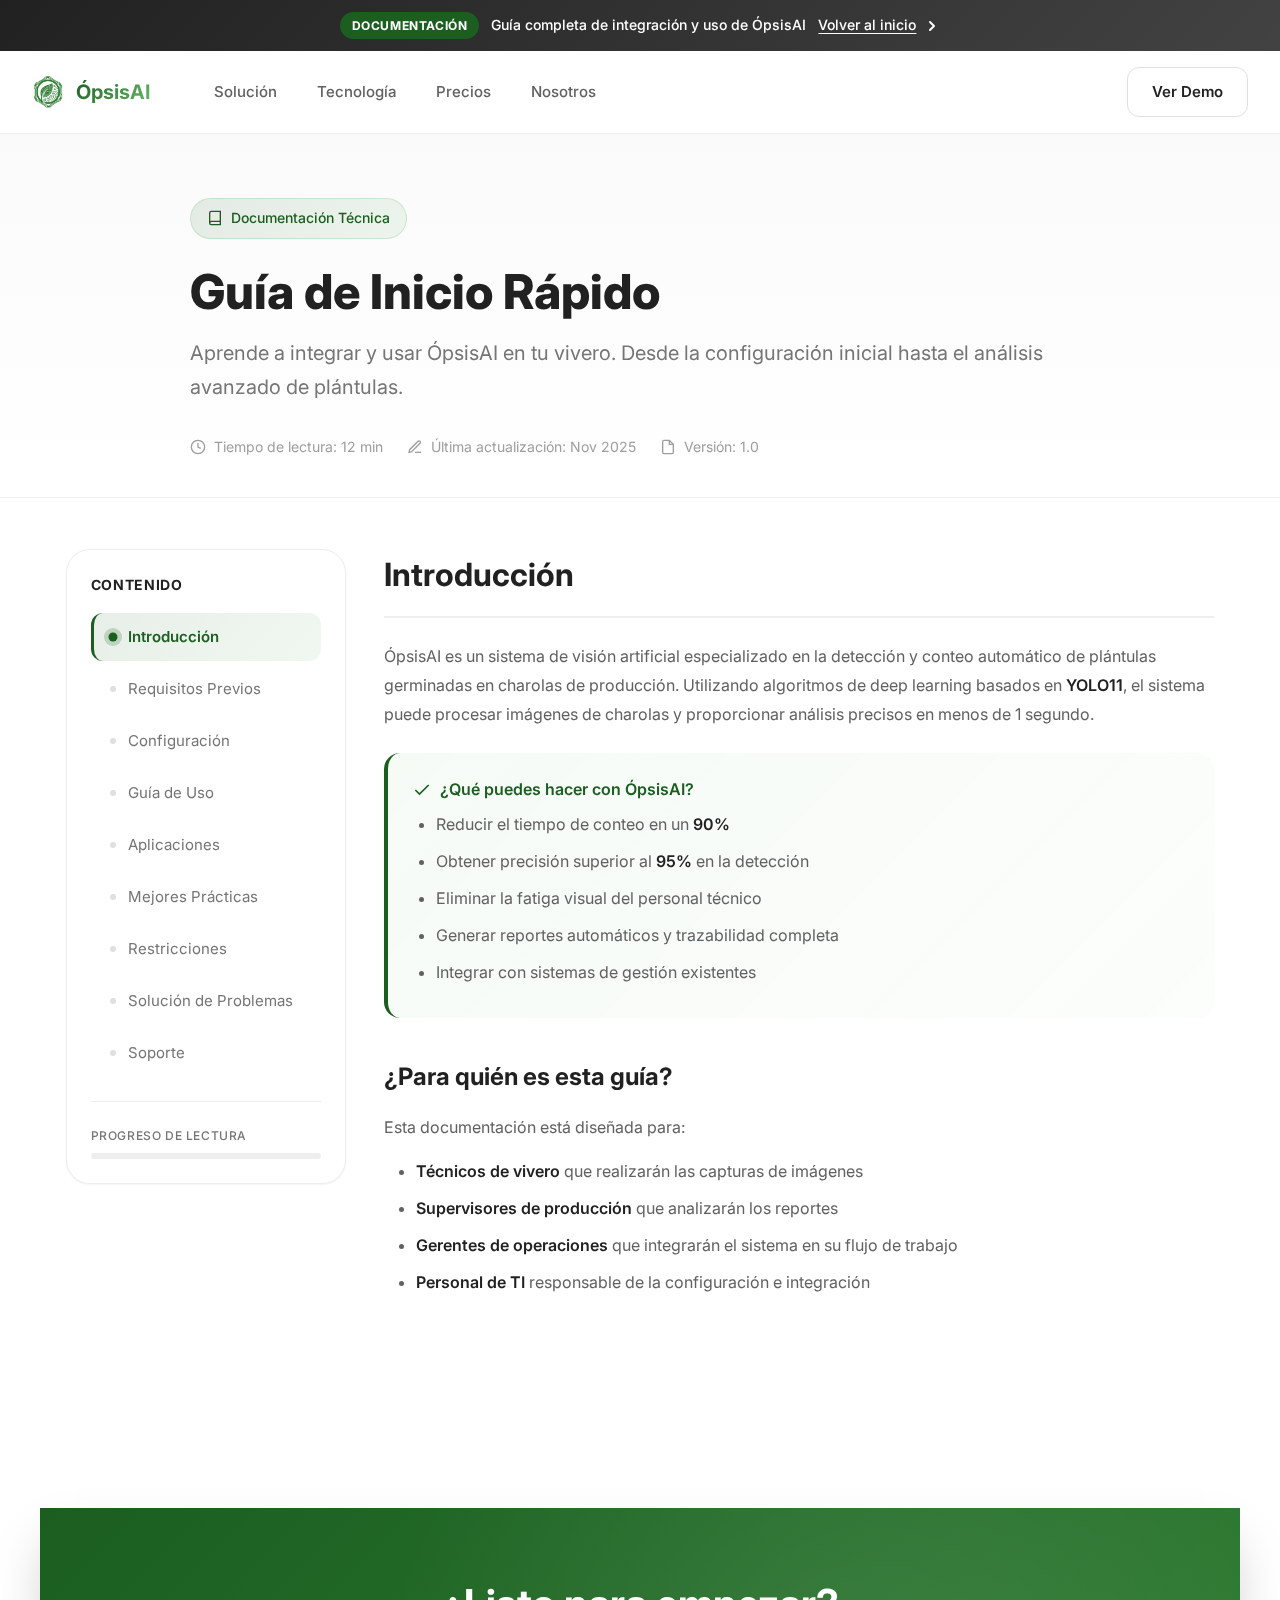
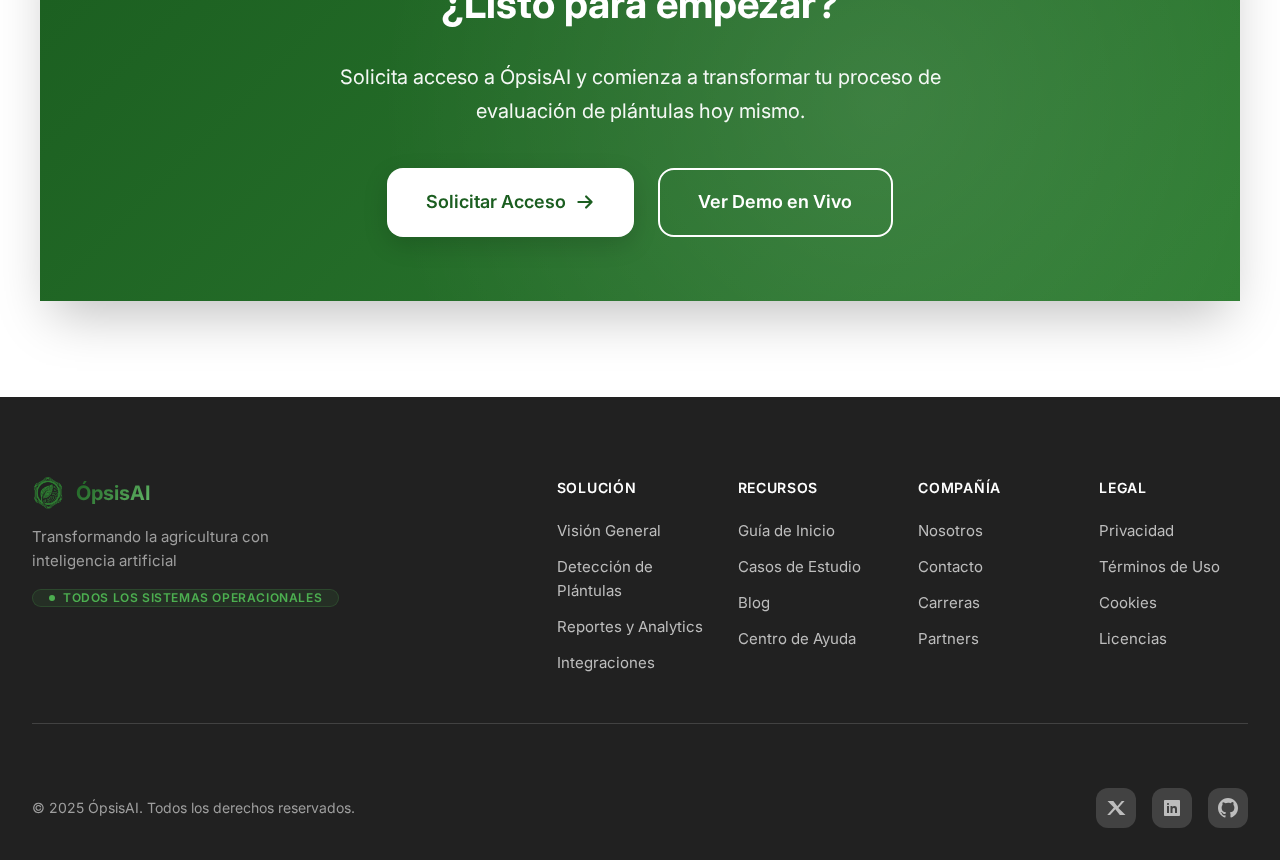
<file: guia-inicio.html>
<!DOCTYPE html>
<html lang="es">
<head>
    <meta charset="UTF-8">
    <meta name="viewport" content="width=device-width, initial-scale=1.0">
    <meta name="description" content="Guía completa de integración y uso de ÓpsisAI. Aprende a implementar el sistema de detección de plántulas en tu vivero.">
    <title>Guía de Inicio - ÓpsisAI Documentación</title>
    <link rel="icon" type="image/png" href="/home/angel/Descargas/logon.png">
    <link rel="stylesheet" href="static/style.css">
    <link rel="preconnect" href="https://fonts.googleapis.com">
    <link rel="preconnect" href="https://fonts.gstatic.com" crossorigin>
    <link href="https://fonts.googleapis.com/css2?family=Inter:wght@300;400;500;600;700;800&display=swap" rel="stylesheet">
    <style>
        /* Documentation-specific styles */
        * {
            box-sizing: border-box;
        }

        html {
            scroll-behavior: smooth;
            scroll-padding-top: 100px;
        }

        html, body {
            max-width: 100%;
            overflow-x: hidden;
        }

        /* Focus styles for accessibility */
        *:focus-visible {
            outline: 3px solid var(--color-primary);
            outline-offset: 2px;
            border-radius: var(--radius-sm);
        }

        /* Skip to content link for accessibility */
        .skip-to-content {
            position: absolute;
            top: -100px;
            left: 0;
            background: var(--color-primary);
            color: var(--color-white);
            padding: var(--space-3) var(--space-6);
            z-index: 1000;
            text-decoration: none;
            border-radius: var(--radius-md);
        }

        .skip-to-content:focus {
            top: var(--space-4);
            left: var(--space-4);
        }

        /* Selection styling */
        ::selection {
            background-color: var(--color-primary);
            color: var(--color-white);
        }

        ::-moz-selection {
            background-color: var(--color-primary);
            color: var(--color-white);
        }

        .docs-hero {
            padding: clamp(3rem, 5vw, 5rem) clamp(1rem, 2vw, 2rem) clamp(2rem, 3vw, 3rem);
            background: linear-gradient(180deg, var(--color-gray-50) 0%, var(--color-white) 100%);
            border-bottom: 1px solid var(--color-gray-200);
        }

        .docs-hero-content {
            max-width: 900px;
            margin: 0 auto;
            width: 100%;
        }

        .docs-badge {
            display: inline-flex;
            align-items: center;
            gap: var(--space-2);
            padding: var(--space-2) var(--space-4);
            background: linear-gradient(135deg, rgba(27, 94, 32, 0.1) 0%, rgba(102, 187, 106, 0.1) 100%);
            border: 1px solid rgba(76, 175, 80, 0.2);
            border-radius: var(--radius-full);
            font-size: 0.875rem;
            font-weight: var(--font-weight-medium);
            color: var(--color-primary);
            margin-bottom: var(--space-6);
        }

        .docs-title {
            font-size: clamp(1.75rem, 4vw + 1rem, 3rem);
            font-weight: var(--font-weight-extrabold);
            line-height: 1.2;
            color: var(--color-gray-900);
            margin-bottom: var(--space-4);
            max-width: 100%;
        }

        .docs-subtitle {
            font-size: clamp(1rem, 2vw + 0.5rem, 1.25rem);
            line-height: 1.7;
            color: var(--color-gray-600);
            margin-bottom: var(--space-8);
            max-width: 100%;
        }

        .docs-meta {
            display: flex;
            flex-wrap: wrap;
            gap: var(--space-6);
            font-size: 0.875rem;
            color: var(--color-gray-500);
        }

        .docs-meta-item {
            display: flex;
            align-items: center;
            gap: var(--space-2);
        }

        .docs-container {
            max-width: 1200px;
            margin: 0 auto;
            padding: clamp(2rem, 4vw, 4rem) clamp(1rem, 2vw, 2rem);
            display: grid;
            grid-template-columns: minmax(240px, 280px) minmax(0, 1fr);
            gap: clamp(2rem, 3vw, 3rem);
        }

        .docs-sidebar {
            position: sticky;
            top: 100px;
            height: fit-content;
            padding: var(--space-6);
            background: var(--color-white);
            border: 1px solid var(--color-gray-200);
            border-radius: var(--radius-2xl);
            box-shadow: var(--shadow-sm);
            transition: all var(--transition-base);
        }

        .docs-sidebar-header {
            display: flex;
            align-items: center;
            justify-content: space-between;
            margin-bottom: var(--space-4);
        }

        .docs-sidebar-title {
            font-size: 0.875rem;
            font-weight: var(--font-weight-bold);
            color: var(--color-gray-900);
            text-transform: uppercase;
            letter-spacing: 0.05em;
            margin: 0;
        }

        .sidebar-toggle {
            display: none;
            background: var(--color-gray-100);
            border: none;
            border-radius: var(--radius-md);
            padding: var(--space-2);
            cursor: pointer;
            transition: all var(--transition-base);
            width: 36px;
            height: 36px;
            align-items: center;
            justify-content: center;
            flex-shrink: 0;
        }

        .sidebar-toggle:hover {
            background: var(--color-gray-200);
            transform: scale(1.05);
        }

        .sidebar-toggle:active {
            transform: scale(0.95);
        }

        .sidebar-toggle svg {
            width: 20px;
            height: 20px;
            color: var(--color-gray-700);
            transition: transform 0.3s cubic-bezier(0.4, 0, 0.2, 1);
        }

        .sidebar-toggle.active svg {
            transform: rotate(180deg);
        }

        .sidebar-toggle.active {
            background: var(--color-primary);
        }

        .sidebar-toggle.active svg {
            color: var(--color-white);
        }

        .docs-nav {
            list-style: none;
            padding: 0;
            margin: 0;
            display: flex;
            flex-direction: column;
            gap: var(--space-1);
        }

        .docs-nav-item {
            margin: 0;
        }

        .docs-nav-link {
            display: flex;
            align-items: center;
            gap: var(--space-3);
            padding: var(--space-3) var(--space-4);
            font-size: 0.9375rem;
            color: var(--color-gray-600);
            text-decoration: none;
            border-radius: var(--radius-lg);
            transition: all var(--transition-base);
            position: relative;
            border-left: 3px solid transparent;
        }

        .docs-nav-link::before {
            content: '';
            width: 6px;
            height: 6px;
            border-radius: 50%;
            background: var(--color-gray-300);
            transition: all var(--transition-base);
            flex-shrink: 0;
        }

        .docs-nav-link:hover {
            background: var(--color-gray-50);
            color: var(--color-primary);
            border-left-color: var(--color-primary);
            transform: translateX(4px);
        }

        .docs-nav-link:hover::before {
            background: var(--color-primary);
            transform: scale(1.3);
        }

        .docs-nav-link.active {
            background: linear-gradient(135deg, rgba(27, 94, 32, 0.1) 0%, rgba(102, 187, 106, 0.1) 100%);
            color: var(--color-primary);
            font-weight: var(--font-weight-semibold);
            border-left-color: var(--color-primary);
        }

        .docs-nav-link.active::before {
            background: var(--color-primary);
            transform: scale(1.5);
            box-shadow: 0 0 0 3px rgba(27, 94, 32, 0.2);
        }

        /* Progress indicator */
        .sidebar-progress {
            margin-top: var(--space-6);
            padding-top: var(--space-6);
            border-top: 1px solid var(--color-gray-200);
        }

        .progress-label {
            font-size: 0.75rem;
            color: var(--color-gray-600);
            font-weight: var(--font-weight-medium);
            margin-bottom: var(--space-2);
            text-transform: uppercase;
            letter-spacing: 0.05em;
        }

        .progress-bar {
            height: 6px;
            background: var(--color-gray-200);
            border-radius: var(--radius-full);
            overflow: hidden;
        }

        .progress-fill {
            height: 100%;
            background: linear-gradient(90deg, var(--color-primary) 0%, var(--color-accent) 100%);
            border-radius: var(--radius-full);
            width: 22%;
            transition: width var(--transition-slow);
        }

        .docs-content {
            max-width: 900px;
            margin: 0 auto;
            padding: 0;
            overflow-wrap: break-word;
            word-wrap: break-word;
            width: 100%;
        }

        .docs-section {
            display: none;
            margin-bottom: var(--space-16);
            animation: fadeIn 0.3s ease-in-out;
        }

        .docs-section.active {
            display: block;
        }

        @keyframes fadeIn {
            from {
                opacity: 0;
                transform: translateY(10px);
            }
            to {
                opacity: 1;
                transform: translateY(0);
            }
        }

        .docs-section h2 {
            font-size: clamp(1.5rem, 3vw + 0.5rem, 2rem);
            font-weight: var(--font-weight-bold);
            color: var(--color-gray-900);
            margin-bottom: var(--space-6);
            padding-bottom: var(--space-4);
            border-bottom: 2px solid var(--color-gray-200);
            max-width: 100%;
        }

        .docs-section h3 {
            font-size: clamp(1.25rem, 2.5vw + 0.5rem, 1.5rem);
            font-weight: var(--font-weight-bold);
            color: var(--color-gray-900);
            margin-top: var(--space-10);
            margin-bottom: var(--space-4);
            max-width: 100%;
        }

        .docs-section h4 {
            font-size: clamp(1.063rem, 2vw + 0.25rem, 1.125rem);
            font-weight: var(--font-weight-semibold);
            color: var(--color-gray-900);
            margin-top: var(--space-6);
            margin-bottom: var(--space-3);
            max-width: 100%;
        }

        .docs-section p {
            font-size: clamp(0.9375rem, 1.5vw + 0.25rem, 1rem);
            line-height: 1.8;
            color: var(--color-gray-700);
            margin-bottom: var(--space-4);
            max-width: 100%;
        }

        .docs-section ul,
        .docs-section ol {
            margin: var(--space-4) 0;
            padding-left: var(--space-8);
        }

        .docs-section li {
            font-size: 1rem;
            line-height: 1.8;
            color: var(--color-gray-700);
            margin-bottom: var(--space-2);
        }

        .docs-section strong {
            font-weight: var(--font-weight-semibold);
            color: var(--color-gray-900);
        }

        .docs-section a {
            word-break: break-word;
            overflow-wrap: break-word;
        }

        .docs-note {
            padding: var(--space-6);
            background: linear-gradient(135deg, rgba(33, 150, 243, 0.05) 0%, rgba(33, 150, 243, 0.02) 100%);
            border-left: 4px solid #2196F3;
            border-radius: var(--radius-xl);
            margin: var(--space-6) 0;
        }

        .docs-note-title {
            display: flex;
            align-items: center;
            gap: var(--space-2);
            font-weight: var(--font-weight-semibold);
            color: #1976D2;
            margin-bottom: var(--space-2);
        }

        .docs-warning {
            padding: var(--space-6);
            background: linear-gradient(135deg, rgba(255, 152, 0, 0.05) 0%, rgba(255, 152, 0, 0.02) 100%);
            border-left: 4px solid #FF9800;
            border-radius: var(--radius-xl);
            margin: var(--space-6) 0;
        }

        .docs-warning-title {
            display: flex;
            align-items: center;
            gap: var(--space-2);
            font-weight: var(--font-weight-semibold);
            color: #F57C00;
            margin-bottom: var(--space-2);
        }

        .docs-success {
            padding: var(--space-6);
            background: linear-gradient(135deg, rgba(76, 175, 80, 0.05) 0%, rgba(76, 175, 80, 0.02) 100%);
            border-left: 4px solid var(--color-primary);
            border-radius: var(--radius-xl);
            margin: var(--space-6) 0;
        }

        .docs-success-title {
            display: flex;
            align-items: center;
            gap: var(--space-2);
            font-weight: var(--font-weight-semibold);
            color: var(--color-primary);
            margin-bottom: var(--space-2);
        }

        .docs-code {
            background: var(--color-gray-900);
            color: #E0E0E0;
            padding: var(--space-6);
            border-radius: var(--radius-xl);
            font-family: 'Courier New', monospace;
            font-size: 0.9375rem;
            line-height: 1.6;
            overflow-x: auto;
            margin: var(--space-6) 0;
        }

        .docs-code-inline {
            background: var(--color-gray-100);
            color: var(--color-gray-900);
            padding: 2px 8px;
            border-radius: var(--radius-md);
            font-family: 'Courier New', monospace;
            font-size: 0.875rem;
        }

        .docs-steps {
            counter-reset: step-counter;
            list-style: none;
            padding: 0;
            margin: var(--space-6) 0;
        }

        .docs-steps li {
            counter-increment: step-counter;
            position: relative;
            padding-left: var(--space-16);
            margin-bottom: var(--space-8);
        }

        .docs-steps li::before {
            content: counter(step-counter);
            position: absolute;
            left: 0;
            top: 0;
            width: 40px;
            height: 40px;
            background: linear-gradient(135deg, var(--color-primary) 0%, var(--color-accent) 100%);
            color: var(--color-white);
            border-radius: 50%;
            display: flex;
            align-items: center;
            justify-content: center;
            font-weight: var(--font-weight-bold);
            font-size: 1.125rem;
        }

        .docs-table {
            width: 100%;
            border-collapse: collapse;
            margin: var(--space-6) 0;
            border: 1px solid var(--color-gray-200);
            border-radius: var(--radius-xl);
            overflow: hidden;
        }

        /* Table wrapper for better responsive behavior */
        .docs-section .docs-table {
            display: table;
        }

        .docs-table th {
            background: var(--color-gray-50);
            padding: clamp(0.75rem, 2vw, 1rem);
            text-align: left;
            font-weight: var(--font-weight-semibold);
            color: var(--color-gray-900);
            border-bottom: 2px solid var(--color-gray-200);
            white-space: nowrap;
        }

        .docs-table td {
            padding: clamp(0.75rem, 2vw, 1rem);
            border-bottom: 1px solid var(--color-gray-200);
            color: var(--color-gray-700);
        }

        .docs-table tr:last-child td {
            border-bottom: none;
        }

        /* Smooth scrollbar for tables on mobile */
        .docs-table::-webkit-scrollbar {
            height: 8px;
        }

        .docs-table::-webkit-scrollbar-track {
            background: var(--color-gray-100);
            border-radius: var(--radius-md);
        }

        .docs-table::-webkit-scrollbar-thumb {
            background: var(--color-gray-400);
            border-radius: var(--radius-md);
        }

        .docs-table::-webkit-scrollbar-thumb:hover {
            background: var(--color-gray-500);
        }

        .docs-cta-container {
            margin-top: 0;
            padding: var(--space-24) var(--space-8);
            background: var(--color-white);
            width: 100%;
        }

        .docs-cta {
            max-width: 1200px;
            margin: 0 auto;
            padding: clamp(2rem, 4vw, 4rem) clamp(2rem, 4vw, 3rem);
            background: linear-gradient(135deg, var(--color-primary) 0%, var(--color-primary-light) 100%);
            border-radius: var(--radius-3xl);
            text-align: center;
            color: var(--color-white);
            box-shadow: var(--shadow-2xl);
            position: relative;
            overflow: hidden;
        }

        .docs-cta::before {
            content: '';
            position: absolute;
            top: -50%;
            right: -20%;
            width: 100%;
            height: 200%;
            background: radial-gradient(circle, rgba(255, 255, 255, 0.1) 0%, transparent 70%);
            pointer-events: none;
        }

        .docs-cta h3 {
            color: var(--color-white);
            margin-top: 0;
            margin-bottom: var(--space-5);
            font-size: clamp(1.75rem, 3vw, 2.5rem);
            font-weight: var(--font-weight-bold);
            position: relative;
            z-index: 1;
        }

        .docs-cta p {
            color: rgba(255, 255, 255, 0.95);
            margin-bottom: var(--space-8);
            font-size: clamp(1rem, 2vw, 1.25rem);
            line-height: 1.7;
            max-width: 700px;
            margin-left: auto;
            margin-right: auto;
            position: relative;
            z-index: 1;
        }

        .docs-cta-buttons {
            display: flex;
            gap: var(--space-4);
            justify-content: center;
            flex-wrap: wrap;
            position: relative;
            z-index: 1;
        }

        /* Large desktops and wide screens */
        @media (min-width: 1200px) {
            .docs-cta-container {
                padding: var(--space-24) var(--space-8);
            }

            .docs-cta {
                padding: 4rem 3rem;
            }

            .docs-cta h3 {
                font-size: 2.5rem;
                margin-bottom: 1.5rem;
            }

            .docs-cta p {
                font-size: 1.25rem;
                margin-bottom: 2.5rem;
            }

            .docs-cta-buttons {
                gap: 1.5rem;
            }

            .btn-white,
            .btn-white-outline {
                padding: 1.125rem 2.5rem;
                font-size: 1.125rem;
            }
        }

        /* Standard laptops */
        @media (min-width: 1025px) and (max-width: 1199px) {
            .docs-cta-container {
                padding: var(--space-20) var(--space-6);
            }

            .docs-cta {
                padding: 3.5rem 2.5rem;
            }

            .docs-cta h3 {
                font-size: 2.25rem;
                margin-bottom: 1.25rem;
            }

            .docs-cta p {
                font-size: 1.125rem;
                margin-bottom: 2rem;
            }

            .docs-cta-buttons {
                gap: 1.25rem;
            }

            .btn-white,
            .btn-white-outline {
                padding: 1rem 2rem;
                font-size: 1.0625rem;
            }
        }

        /* Tablet Portrait and smaller laptops */
        @media (max-width: 1024px) {
            .docs-container {
                grid-template-columns: 1fr;
                gap: var(--space-8);
                padding: var(--space-12) var(--space-6);
            }

            .docs-sidebar {
                position: static;
                margin-bottom: var(--space-8);
                max-width: 900px;
                margin-left: auto;
                margin-right: auto;
                top: auto;
            }

            .docs-content {
                max-width: 900px;
                margin: 0 auto;
            }

            .docs-hero {
                padding: var(--space-16) var(--space-6) var(--space-10);
            }

            .docs-section h2 {
                font-size: 1.75rem;
            }

            .docs-section h3 {
                font-size: 1.375rem;
            }

            .sidebar-toggle {
                display: none;
            }

            .docs-nav {
                max-height: none;
                opacity: 1;
                margin-top: var(--space-4);
            }
        }

        /* Mobile and Tablet */
        @media (max-width: 768px) {
            html, body {
                overflow-x: hidden;
                width: 100%;
            }

            .docs-hero {
                padding: var(--space-16) var(--space-4) var(--space-10);
            }

            .docs-title {
                font-size: clamp(1.5rem, 5vw, 1.75rem);
                word-wrap: break-word;
                overflow-wrap: break-word;
                hyphens: auto;
            }

            .docs-subtitle {
                font-size: clamp(0.9375rem, 3vw, 1rem);
                word-wrap: break-word;
                overflow-wrap: break-word;
                line-height: 1.6;
            }

            .docs-badge {
                font-size: 0.8125rem;
                padding: var(--space-1) var(--space-3);
            }

            .docs-meta {
                gap: var(--space-3);
                font-size: 0.8125rem;
            }

            .docs-meta-item span {
                display: none;
            }

            .docs-meta-item svg {
                width: 14px;
                height: 14px;
            }

            .docs-container {
                display: flex;
                flex-direction: column;
                padding: var(--space-8) var(--space-4);
                gap: var(--space-6);
                max-width: 100%;
                overflow-x: hidden;
            }

            .docs-content {
                max-width: 100%;
                width: 100%;
                padding: 0;
                order: 0;
            }

            .docs-sidebar {
                padding: var(--space-4);
                max-width: 100%;
                position: static;
                top: auto;
                z-index: 1;
                margin-bottom: var(--space-6);
                order: -1;
            }

            .docs-sidebar-header {
                margin-bottom: 0;
                cursor: pointer;
            }

            .docs-sidebar-title {
                font-size: 0.8125rem;
            }

            .sidebar-toggle {
                display: flex;
            }

            .docs-nav {
                max-height: 0;
                overflow: hidden;
                opacity: 0;
                transition: all 0.3s cubic-bezier(0.4, 0, 0.2, 1);
                margin-top: 0;
            }

            .docs-nav.active {
                max-height: 800px;
                opacity: 1;
                margin-top: var(--space-4);
            }

            .docs-nav-link {
                font-size: 0.875rem;
                padding: var(--space-3);
                border-left: 2px solid transparent;
            }

            .docs-nav-link::before {
                width: 5px;
                height: 5px;
            }

            .sidebar-progress {
                display: none;
            }

            .docs-content {
                order: 0;
            }

            .docs-section {
                margin-bottom: var(--space-12);
                max-width: 100%;
            }

            .docs-section h2 {
                font-size: clamp(1.375rem, 4vw, 1.5rem);
                margin-bottom: var(--space-4);
                padding-bottom: var(--space-3);
                word-wrap: break-word;
                overflow-wrap: break-word;
            }

            .docs-section h3 {
                font-size: clamp(1.125rem, 3.5vw, 1.25rem);
                margin-top: var(--space-8);
                margin-bottom: var(--space-3);
                word-wrap: break-word;
                overflow-wrap: break-word;
            }

            .docs-section h4 {
                font-size: clamp(1rem, 3vw, 1.125rem);
                margin-top: var(--space-4);
                word-wrap: break-word;
                overflow-wrap: break-word;
            }

            .docs-section p {
                font-size: 0.9375rem;
                word-wrap: break-word;
                overflow-wrap: break-word;
                max-width: 100%;
                line-height: 1.7;
            }

            .docs-section ul,
            .docs-section ol {
                padding-left: var(--space-6);
                max-width: 100%;
            }

            .docs-section li {
                word-wrap: break-word;
                overflow-wrap: break-word;
                font-size: 0.9375rem;
            }

            .docs-section strong {
                word-wrap: break-word;
                overflow-wrap: break-word;
            }

            .docs-note,
            .docs-warning,
            .docs-success {
                padding: var(--space-4);
                margin: var(--space-4) 0;
                border-radius: var(--radius-lg);
            }

            .docs-note-title,
            .docs-warning-title,
            .docs-success-title {
                font-size: 0.9375rem;
                gap: var(--space-2);
            }

            .docs-note ul,
            .docs-warning ul,
            .docs-success ul {
                font-size: 0.875rem;
                padding-left: var(--space-5);
            }

            .docs-note li,
            .docs-warning li,
            .docs-success li {
                font-size: 0.875rem;
                line-height: 1.6;
            }

            .docs-note p,
            .docs-warning p,
            .docs-success p {
                font-size: 0.875rem;
                line-height: 1.6;
            }

            .docs-code {
                padding: var(--space-4);
                font-size: 0.8125rem;
                overflow-x: auto;
                -webkit-overflow-scrolling: touch;
                max-width: 100%;
                white-space: pre-wrap;
                word-wrap: break-word;
                line-height: 1.5;
            }

            pre {
                max-width: 100%;
                overflow-x: auto;
                -webkit-overflow-scrolling: touch;
            }

            .docs-code-inline {
                font-size: 0.8125rem;
                padding: 2px 6px;
                word-break: break-word;
            }

            .docs-steps {
                padding-left: 0;
            }

            .docs-steps li {
                padding-left: var(--space-12);
                margin-bottom: var(--space-6);
            }

            .docs-steps li::before {
                width: 32px;
                height: 32px;
                font-size: 1rem;
            }

            .docs-steps li strong {
                font-size: 0.9375rem;
                display: block;
                margin-bottom: var(--space-2);
            }

            .docs-steps li p {
                font-size: 0.875rem;
                margin-bottom: var(--space-2);
            }

            .docs-steps li ul {
                padding-left: var(--space-5);
                font-size: 0.875rem;
            }

            .docs-steps li ul li {
                font-size: 0.875rem;
                margin-bottom: var(--space-1);
            }

            /* Responsive tables for mobile */
            .docs-table {
                display: block;
                overflow-x: auto;
                -webkit-overflow-scrolling: touch;
                margin: var(--space-4) 0;
                border-radius: var(--radius-lg);
                box-shadow: var(--shadow-sm);
                border: none;
            }

            .docs-table thead {
                display: none;
            }

            .docs-table tbody,
            .docs-table tr {
                display: block;
                width: 100%;
            }

            .docs-table tr {
                margin-bottom: var(--space-4);
                background: var(--color-white);
                border: 1px solid var(--color-gray-200);
                border-radius: var(--radius-lg);
                padding: var(--space-4);
            }

            .docs-table td {
                display: block;
                width: 100%;
                padding: var(--space-2) 0;
                border: none;
                text-align: left;
                font-size: 0.875rem;
                word-wrap: break-word;
                overflow-wrap: break-word;
            }

            .docs-table td::before {
                content: attr(data-label);
                font-weight: var(--font-weight-semibold);
                color: var(--color-gray-900);
                display: block;
                margin-bottom: var(--space-1);
                font-size: 0.8125rem;
                text-transform: uppercase;
                letter-spacing: 0.05em;
            }

            .docs-table td:first-child {
                padding-top: 0;
                font-weight: var(--font-weight-bold);
                color: var(--color-primary);
                font-size: 0.9375rem;
            }

            .docs-table td:first-child::before {
                content: none;
            }

            .docs-table tr:last-child {
                margin-bottom: 0;
            }

            .docs-cta-container {
                padding: var(--space-16) var(--space-4);
            }

            .docs-cta {
                padding: var(--space-12) var(--space-6);
                border-radius: var(--radius-2xl);
            }

            .docs-cta h3 {
                font-size: clamp(1.25rem, 4vw, 1.5rem);
                margin-bottom: var(--space-3);
            }

            .docs-cta p {
                font-size: 0.9375rem;
                margin-bottom: var(--space-5);
            }

            .docs-cta-buttons {
                flex-direction: column;
                gap: var(--space-3);
            }

            .btn-white,
            .btn-white-outline {
                width: 100%;
                justify-content: center;
                padding: var(--space-4) var(--space-6);
                font-size: 1rem;
            }

            /* Navigation improvements for mobile */
            .navbar-container {
                padding: var(--space-3) var(--space-4);
            }

            .announcement-content {
                font-size: 0.8125rem;
                gap: var(--space-2);
                padding: 0 var(--space-2);
            }

            .announcement-badge {
                font-size: 0.625rem;
                padding: 2px var(--space-2);
            }
        }

        /* Small Mobile Devices */
        @media (max-width: 480px) {
            .docs-hero {
                padding: var(--space-12) var(--space-3) var(--space-8);
            }

            .docs-badge {
                font-size: 0.75rem;
                padding: var(--space-1) var(--space-3);
                margin-bottom: var(--space-4);
            }

            .docs-title {
                font-size: clamp(1.375rem, 6vw, 1.5rem);
                word-wrap: break-word;
                overflow-wrap: break-word;
                hyphens: auto;
                line-height: 1.25;
            }

            .docs-subtitle {
                font-size: clamp(0.875rem, 3.5vw, 0.9375rem);
                word-wrap: break-word;
                overflow-wrap: break-word;
                line-height: 1.5;
            }

            .docs-meta {
                gap: var(--space-2);
                flex-wrap: wrap;
            }

            .docs-meta-item {
                font-size: 0.75rem;
            }

            .docs-container {
                display: flex;
                flex-direction: column;
                padding: var(--space-6) var(--space-3);
                max-width: 100vw;
                overflow-x: hidden;
            }

            .docs-content {
                max-width: 100%;
                width: 100%;
                padding: 0;
                order: 0;
            }

            .docs-sidebar {
                padding: var(--space-3);
                border-radius: var(--radius-xl);
                top: auto;
                position: static;
                order: -1;
            }

            .docs-sidebar-title {
                font-size: 0.75rem;
            }

            .sidebar-toggle {
                width: 32px;
                height: 32px;
                padding: var(--space-1);
            }

            .sidebar-toggle svg {
                width: 18px;
                height: 18px;
            }

            .docs-nav-link {
                font-size: 0.8125rem;
                padding: var(--space-2) var(--space-3);
                gap: var(--space-2);
            }

            .docs-nav-link::before {
                width: 4px;
                height: 4px;
            }

            .docs-section {
                max-width: 100%;
                margin-bottom: var(--space-10);
            }

            .docs-section h2 {
                font-size: clamp(1.25rem, 5vw, 1.375rem);
                word-wrap: break-word;
                overflow-wrap: break-word;
                margin-bottom: var(--space-3);
                padding-bottom: var(--space-2);
            }

            .docs-section h3 {
                font-size: clamp(1.063rem, 4vw, 1.125rem);
                word-wrap: break-word;
                overflow-wrap: break-word;
                margin-top: var(--space-6);
                margin-bottom: var(--space-2);
            }

            .docs-section h4 {
                font-size: clamp(0.9375rem, 3.5vw, 1rem);
                word-wrap: break-word;
                overflow-wrap: break-word;
                margin-top: var(--space-4);
            }

            .docs-section p {
                font-size: 0.875rem;
                word-wrap: break-word;
                overflow-wrap: break-word;
                max-width: 100%;
                line-height: 1.65;
            }

            .docs-section ul,
            .docs-section ol {
                padding-left: var(--space-5);
            }

            .docs-section li {
                word-wrap: break-word;
                overflow-wrap: break-word;
                font-size: 0.875rem;
                line-height: 1.6;
            }

            .docs-note,
            .docs-warning,
            .docs-success {
                padding: var(--space-3);
                margin: var(--space-3) 0;
                border-radius: var(--radius-md);
            }

            .docs-note-title,
            .docs-warning-title,
            .docs-success-title {
                font-size: 0.875rem;
            }

            .docs-note ul,
            .docs-warning ul,
            .docs-success ul {
                font-size: 0.8125rem;
                padding-left: var(--space-4);
                margin-top: var(--space-2);
            }

            .docs-note li,
            .docs-warning li,
            .docs-success li {
                font-size: 0.8125rem;
                line-height: 1.5;
            }

            .docs-note p,
            .docs-warning p,
            .docs-success p {
                font-size: 0.8125rem;
                line-height: 1.5;
            }

            .docs-code {
                padding: var(--space-3);
                font-size: 0.75rem;
                max-width: 100%;
                white-space: pre-wrap;
                word-wrap: break-word;
                line-height: 1.4;
                border-radius: var(--radius-md);
            }

            pre {
                max-width: 100%;
                overflow-x: auto;
                -webkit-overflow-scrolling: touch;
            }

            .docs-code-inline {
                font-size: 0.75rem;
                padding: 1px 5px;
                word-break: break-word;
            }

            .docs-steps {
                margin: var(--space-4) 0;
            }

            .docs-steps li {
                padding-left: var(--space-10);
                margin-bottom: var(--space-5);
            }

            .docs-steps li::before {
                width: 28px;
                height: 28px;
                font-size: 0.875rem;
            }

            .docs-steps li strong {
                font-size: 0.875rem;
                display: block;
                margin-bottom: var(--space-1);
            }

            .docs-steps li p {
                font-size: 0.8125rem;
                margin-bottom: var(--space-2);
                line-height: 1.5;
            }

            .docs-steps li ul {
                padding-left: var(--space-4);
                font-size: 0.8125rem;
                margin-top: var(--space-2);
            }

            .docs-steps li ul li {
                font-size: 0.8125rem;
                line-height: 1.5;
            }

            /* Keep mobile card layout for small screens */
            .docs-table {
                margin: var(--space-3) 0;
                border-radius: var(--radius-md);
            }

            .docs-table tr {
                padding: var(--space-3);
                margin-bottom: var(--space-3);
            }

            .docs-table td {
                font-size: 0.8125rem;
                padding: var(--space-1) 0;
            }

            .docs-table td::before {
                font-size: 0.75rem;
            }

            .docs-table td:first-child {
                font-size: 0.875rem;
            }

            .docs-cta-container {
                padding: var(--space-12) var(--space-3);
            }

            .docs-cta {
                padding: var(--space-8) var(--space-5);
                border-radius: var(--radius-xl);
            }

            .docs-cta h3 {
                font-size: clamp(1.125rem, 5vw, 1.25rem);
                margin-bottom: var(--space-2);
            }

            .docs-cta p {
                font-size: 0.875rem;
                margin-bottom: var(--space-4);
                line-height: 1.5;
            }

            .docs-cta-buttons {
                gap: var(--space-2);
            }

            .btn-white,
            .btn-white-outline {
                padding: var(--space-3) var(--space-5);
                font-size: 0.9375rem;
            }

            /* Footer adjustments for small mobile */
            .footer-container {
                padding: 0 var(--space-3);
            }

            .footer-links {
                grid-template-columns: 1fr;
                gap: var(--space-6);
            }

            .link-column {
                gap: var(--space-2);
            }

            .link-column h4 {
                font-size: 0.8125rem;
                margin-bottom: var(--space-1);
            }

            .link-column a {
                font-size: 0.875rem;
            }

            /* Announcement bar for small screens */
            .announcement-content {
                font-size: 0.75rem;
                flex-wrap: wrap;
                justify-content: center;
                text-align: center;
            }

            .announcement-link {
                width: 100%;
                justify-content: center;
                margin-top: var(--space-1);
            }
        }

        /* Landscape mode for mobile devices */
        @media (max-height: 500px) and (orientation: landscape) {
            .docs-hero {
                padding: var(--space-10) var(--space-4) var(--space-8);
            }

            .docs-title {
                font-size: 1.5rem;
                margin-bottom: var(--space-3);
            }

            .docs-subtitle {
                font-size: 0.875rem;
                margin-bottom: var(--space-4);
            }

            .docs-meta {
                margin-bottom: var(--space-4);
            }

            .docs-section h2 {
                font-size: 1.375rem;
                margin-bottom: var(--space-3);
            }

            .docs-section h3 {
                font-size: 1.125rem;
                margin-top: var(--space-5);
            }

            .docs-cta {
                padding: var(--space-6);
            }
        }

        /* Medium devices (tablets in portrait) */
        @media (min-width: 481px) and (max-width: 768px) {
            .docs-container {
                padding: var(--space-10) var(--space-5);
            }

            .docs-section h2 {
                font-size: 1.625rem;
            }

            .docs-section h3 {
                font-size: 1.3125rem;
            }

            /* Keep mobile card layout for tablets too */
            .docs-table tr {
                padding: var(--space-4);
            }

            .docs-table td {
                font-size: 0.9375rem;
                padding: var(--space-2) 0;
            }

            .docs-table td::before {
                font-size: 0.875rem;
            }

            .docs-table td:first-child {
                font-size: 1rem;
            }
        }

        /* Desktop and large tablets - restore normal table layout */
        @media (min-width: 769px) {
            .docs-table {
                display: table;
                border-collapse: collapse;
            }

            .docs-table thead {
                display: table-header-group;
            }

            .docs-table tbody {
                display: table-row-group;
            }

            .docs-table tr {
                display: table-row;
                margin-bottom: 0;
                padding: 0;
                border: none;
                background: transparent;
            }

            .docs-table td {
                display: table-cell;
                padding: clamp(0.75rem, 2vw, 1rem);
                border-bottom: 1px solid var(--color-gray-200);
                width: auto;
            }

            .docs-table td::before {
                content: none;
                display: none;
            }

            .docs-table td:first-child {
                padding-top: clamp(0.75rem, 2vw, 1rem);
                font-weight: var(--font-weight-medium);
                color: var(--color-gray-700);
                font-size: inherit;
            }

            .docs-table tr:last-child td {
                border-bottom: none;
            }
        }

        /* Touch device optimizations */
        @media (hover: none) and (pointer: coarse) {
            .btn-white,
            .btn-white-outline,
            .docs-nav-link {
                min-height: 44px;
                min-width: 44px;
            }

            .docs-nav-link {
                padding: var(--space-3) var(--space-4);
            }

            .mobile-menu-toggle {
                min-height: 44px;
                min-width: 44px;
            }

            /* Better tap targets for links */
            .docs-section a {
                padding: 2px 0;
                display: inline-block;
            }
        }

        /* High resolution displays */
        @media (-webkit-min-device-pixel-ratio: 2), (min-resolution: 192dpi) {
            .docs-code {
                -webkit-font-smoothing: antialiased;
                -moz-osx-font-smoothing: grayscale;
            }

            .docs-title,
            .docs-section h2,
            .docs-section h3 {
                -webkit-font-smoothing: antialiased;
                -moz-osx-font-smoothing: grayscale;
            }
        }

        /* Print styles */
        @media print {
            .announcement-bar,
            .navbar,
            .docs-sidebar,
            .docs-cta,
            .site-footer,
            .mobile-menu-toggle {
                display: none !important;
            }

            .docs-container {
                grid-template-columns: 1fr;
                padding: 0;
            }

            .docs-section {
                display: block !important;
                page-break-inside: avoid;
            }

            .docs-section h2,
            .docs-section h3 {
                page-break-after: avoid;
            }

            .docs-code,
            .docs-table {
                page-break-inside: avoid;
            }

            a {
                text-decoration: underline;
            }

            a[href^="http"]:after {
                content: " (" attr(href) ")";
                font-size: 0.8em;
            }
        }

        /* Buttons - with improved touch targets */
        .btn-white {
            display: inline-flex;
            align-items: center;
            gap: var(--space-2);
            padding: clamp(0.875rem, 2vw, 1.125rem) clamp(1.5rem, 3vw, 2.5rem);
            background: var(--color-white);
            color: var(--color-primary);
            font-size: clamp(1rem, 1.5vw, 1.125rem);
            font-weight: var(--font-weight-semibold);
            border-radius: var(--radius-xl);
            border: none;
            cursor: pointer;
            transition: all var(--transition-base);
            text-decoration: none;
            box-shadow: 0 8px 24px rgba(0, 0, 0, 0.15);
            min-height: 44px;
        }

        .btn-white:hover {
            transform: translateY(-3px);
            box-shadow: 0 12px 32px rgba(0, 0, 0, 0.2);
        }

        .btn-white:active {
            transform: translateY(-1px);
            box-shadow: 0 6px 16px rgba(0, 0, 0, 0.15);
        }

        .btn-white svg {
            width: clamp(18px, 2vw, 22px);
            height: clamp(18px, 2vw, 22px);
            transition: transform var(--transition-base);
        }

        .btn-white:hover svg {
            transform: translateX(4px);
        }

        .btn-white-outline {
            display: inline-flex;
            align-items: center;
            gap: var(--space-2);
            padding: clamp(0.875rem, 2vw, 1.125rem) clamp(1.5rem, 3vw, 2.5rem);
            background: transparent;
            color: var(--color-white);
            font-size: clamp(1rem, 1.5vw, 1.125rem);
            font-weight: var(--font-weight-semibold);
            border-radius: var(--radius-xl);
            border: 2px solid var(--color-white);
            cursor: pointer;
            transition: all var(--transition-base);
            text-decoration: none;
            min-height: 44px;
        }

        .btn-white-outline:hover {
            background: rgba(255, 255, 255, 0.15);
            transform: translateY(-3px);
            box-shadow: 0 8px 24px rgba(0, 0, 0, 0.1);
        }

        .btn-white-outline:active {
            transform: translateY(-1px);
            background: rgba(255, 255, 255, 0.2);
        }
    </style>
</head>
<body>

    <!-- Announcement Bar -->
    <div class="announcement-bar">
        <div class="announcement-content">
            <span class="announcement-badge">Documentación</span>
            <span>Guía completa de integración y uso de ÓpsisAI</span>
            <a href="index.html" class="announcement-link">
                Volver al inicio
                <svg width="16" height="16" viewBox="0 0 16 16" fill="none" xmlns="http://www.w3.org/2000/svg">
                    <path d="M6 12L10 8L6 4" stroke="currentColor" stroke-width="2" stroke-linecap="round" stroke-linejoin="round"/>
                </svg>
            </a>
        </div>
    </div>

    <!-- Navigation -->
    <header class="navbar">
        <div class="navbar-container">
            <div class="nav-left">
                <a href="index.html" class="logo">
                    <div class="logo-icon">
                        <img src="static/images/logo.png" alt="Logo de ÓpsisAI" width="32" height="32">
                    </div>
                    <span class="logo-text">ÓpsisAI</span>
                </a>
                <nav class="nav-menu" id="nav-menu">
                    <a href="index.html#solucion" class="nav-link">Solución</a>
                    <a href="index.html#tecnologia" class="nav-link">Tecnología</a>
                    <a href="precios.html" class="nav-link">Precios</a>
                    <a href="index.html#nosotros" class="nav-link">Nosotros</a>
                </nav>
            </div>
            <div class="nav-right">
                <a href="demo.html" class="btn-secondary">Ver Demo</a>
                <button class="mobile-menu-toggle" id="mobile-menu-toggle" aria-label="Menú">
                    <span></span>
                    <span></span>
                    <span></span>
                </button>
            </div>
        </div>
    </header>

    <!-- Hero Section -->
    <section class="docs-hero">
        <div class="docs-hero-content">
            <div class="docs-badge">
                <svg width="16" height="16" viewBox="0 0 24 24" fill="none" stroke="currentColor" stroke-width="2">
                    <path d="M4 19.5A2.5 2.5 0 0 1 6.5 17H20"></path>
                    <path d="M6.5 2H20v20H6.5A2.5 2.5 0 0 1 4 19.5v-15A2.5 2.5 0 0 1 6.5 2z"></path>
                </svg>
                Documentación Técnica
            </div>
            <h1 class="docs-title">Guía de Inicio Rápido</h1>
            <p class="docs-subtitle">Aprende a integrar y usar ÓpsisAI en tu vivero. Desde la configuración inicial hasta el análisis avanzado de plántulas.</p>
            <div class="docs-meta">
                <div class="docs-meta-item">
                    <svg width="16" height="16" viewBox="0 0 24 24" fill="none" stroke="currentColor" stroke-width="2">
                        <circle cx="12" cy="12" r="10"></circle>
                        <polyline points="12 6 12 12 16 14"></polyline>
                    </svg>
                    <span>Tiempo de lectura: 12 min</span>
                </div>
                <div class="docs-meta-item">
                    <svg width="16" height="16" viewBox="0 0 24 24" fill="none" stroke="currentColor" stroke-width="2">
                        <path d="M12 20h9"></path>
                        <path d="M16.5 3.5a2.121 2.121 0 0 1 3 3L7 19l-4 1 1-4L16.5 3.5z"></path>
                    </svg>
                    <span>Última actualización: Nov 2025</span>
                </div>
                <div class="docs-meta-item">
                    <svg width="16" height="16" viewBox="0 0 24 24" fill="none" stroke="currentColor" stroke-width="2">
                        <path d="M14 2H6a2 2 0 0 0-2 2v16a2 2 0 0 0 2 2h12a2 2 0 0 0 2-2V8z"></path>
                        <polyline points="14 2 14 8 20 8"></polyline>
                    </svg>
                    <span>Versión: 1.0</span>
                </div>
            </div>
        </div>
    </section>

    <!-- Documentation Content -->
    <div class="docs-container">

        <!-- Sidebar Navigation -->
        <aside class="docs-sidebar">
            <div class="docs-sidebar-header">
                <h3 class="docs-sidebar-title">Contenido</h3>
                <button class="sidebar-toggle" id="sidebar-toggle" aria-label="Toggle navigation">
                    <svg viewBox="0 0 24 24" fill="none" stroke="currentColor" stroke-width="2">
                        <polyline points="6 9 12 15 18 9"></polyline>
                    </svg>
                </button>
            </div>
            <nav>
                <ul class="docs-nav" id="docs-nav">
                    <li class="docs-nav-item"><a href="#introduccion" class="docs-nav-link active">Introducción</a></li>
                    <li class="docs-nav-item"><a href="#requisitos" class="docs-nav-link">Requisitos Previos</a></li>
                    <li class="docs-nav-item"><a href="#configuracion" class="docs-nav-link">Configuración</a></li>
                    <li class="docs-nav-item"><a href="#uso" class="docs-nav-link">Guía de Uso</a></li>
                    <li class="docs-nav-item"><a href="#aplicaciones" class="docs-nav-link">Aplicaciones</a></li>
                    <li class="docs-nav-item"><a href="#mejores-practicas" class="docs-nav-link">Mejores Prácticas</a></li>
                    <li class="docs-nav-item"><a href="#restricciones" class="docs-nav-link">Restricciones</a></li>
                    <li class="docs-nav-item"><a href="#troubleshooting" class="docs-nav-link">Solución de Problemas</a></li>
                    <li class="docs-nav-item"><a href="#soporte" class="docs-nav-link">Soporte</a></li>
                </ul>
            </nav>
            <div class="sidebar-progress">
                <div class="progress-label">Progreso de Lectura</div>
                <div class="progress-bar">
                    <div class="progress-fill" id="progress-fill"></div>
                </div>
            </div>
        </aside>

        <!-- Main Documentation Content -->
        <main class="docs-content">

            <!-- Introducción -->
            <section id="introduccion" class="docs-section">
                <h2>Introducción</h2>
                <p>ÓpsisAI es un sistema de visión artificial especializado en la detección y conteo automático de plántulas germinadas en charolas de producción. Utilizando algoritmos de deep learning basados en <strong>YOLO11</strong>, el sistema puede procesar imágenes de charolas y proporcionar análisis precisos en menos de 1 segundo.</p>

                <div class="docs-success">
                    <div class="docs-success-title">
                        <svg width="20" height="20" viewBox="0 0 24 24" fill="none" stroke="currentColor" stroke-width="2">
                            <polyline points="20 6 9 17 4 12"></polyline>
                        </svg>
                        ¿Qué puedes hacer con ÓpsisAI?
                    </div>
                    <ul style="margin: 0; padding-left: var(--space-6);">
                        <li>Reducir el tiempo de conteo en un <strong>90%</strong></li>
                        <li>Obtener precisión superior al <strong>95%</strong> en la detección</li>
                        <li>Eliminar la fatiga visual del personal técnico</li>
                        <li>Generar reportes automáticos y trazabilidad completa</li>
                        <li>Integrar con sistemas de gestión existentes</li>
                    </ul>
                </div>

                <h3>¿Para quién es esta guía?</h3>
                <p>Esta documentación está diseñada para:</p>
                <ul>
                    <li><strong>Técnicos de vivero</strong> que realizarán las capturas de imágenes</li>
                    <li><strong>Supervisores de producción</strong> que analizarán los reportes</li>
                    <li><strong>Gerentes de operaciones</strong> que integrarán el sistema en su flujo de trabajo</li>
                    <li><strong>Personal de TI</strong> responsable de la configuración e integración</li>
                </ul>
            </section>

            <!-- Requisitos Previos -->
            <section id="requisitos" class="docs-section">
                <h2>Requisitos Previos</h2>

                <h3>Requisitos de Hardware</h3>

                <h4>Opción 1: ÓpsisAI Móvil</h4>
                <table class="docs-table">
                    <thead>
                        <tr>
                            <th>Componente</th>
                            <th>Especificación Mínima</th>
                            <th>Recomendado</th>
                        </tr>
                    </thead>
                    <tbody>
                        <tr>
                            <td data-label="Componente">Dispositivo</td>
                            <td data-label="Mínima">Smartphone Android 10+ o iOS 14+</td>
                            <td data-label="Recomendado">iPhone 12+ o Samsung Galaxy S21+</td>
                        </tr>
                        <tr>
                            <td data-label="Componente">Cámara</td>
                            <td data-label="Mínima">12 MP con enfoque automático</td>
                            <td data-label="Recomendado">≥48 MP con estabilización óptica</td>
                        </tr>
                        <tr>
                            <td data-label="Componente">RAM</td>
                            <td data-label="Mínima">4 GB</td>
                            <td data-label="Recomendado">6 GB o más</td>
                        </tr>
                        <tr>
                            <td data-label="Componente">Almacenamiento</td>
                            <td data-label="Mínima">2 GB libres</td>
                            <td data-label="Recomendado">8 GB libres</td>
                        </tr>
                    </tbody>
                </table>

                <h4>Opción 2: Estación de Trabajo</h4>
                <table class="docs-table">
                    <thead>
                        <tr>
                            <th>Componente</th>
                            <th>Especificación</th>
                        </tr>
                    </thead>
                    <tbody>
                        <tr>
                            <td data-label="Componente">Sistema</td>
                            <td data-label="Especificación">Estación adaptativa incluida con el plan</td>
                        </tr>
                        <tr>
                            <td data-label="Componente">Cámara</td>
                            <td data-label="Especificación">Cámara industrial integrada ≥20 MP</td>
                        </tr>
                        <tr>
                            <td data-label="Componente">Iluminación</td>
                            <td data-label="Especificación">Sistema LED de luz blanca uniforme</td>
                        </tr>
                        <tr>
                            <td data-label="Componente">Conectividad</td>
                            <td data-label="Especificación">Wi-Fi 5GHz o Ethernet 100Mbps+</td>
                        </tr>
                    </tbody>
                </table>

                <h3>Requisitos de Red</h3>
                <ul>
                    <li><strong>Conexión a Internet:</strong> Mínimo 5 Mbps (10 Mbps recomendado)</li>
                    <li><strong>Latencia:</strong> Máximo 200ms</li>
                    <li><strong>Firewall:</strong> Puerto HTTPS (443) abierto para comunicación con API</li>
                </ul>

                <h3>Requisitos de Software</h3>
                <div class="docs-note">
                    <div class="docs-note-title">
                        <svg width="20" height="20" viewBox="0 0 24 24" fill="none" stroke="currentColor" stroke-width="2">
                            <circle cx="12" cy="12" r="10"></circle>
                            <line x1="12" y1="16" x2="12" y2="12"></line>
                            <line x1="12" y1="8" x2="12.01" y2="8"></line>
                        </svg>
                        Nota Importante
                    </div>
                    <p style="margin: 0;">No es necesario instalar software adicional para <strong>ÓpsisAI Móvil</strong>. Todo el procesamiento se realiza en la nube mediante nuestra plataforma web.</p>
                </div>
            </section>

            <!-- Configuración -->
            <section id="configuracion" class="docs-section">
                <h2>Configuración Inicial</h2>

                <h3>Paso 1: Acceso a la Plataforma</h3>
                <ol class="docs-steps">
                    <li>
                        <strong>Solicitar acceso</strong>
                        <p>Contacta al equipo de ÓpsisAI mediante el <a href="precios.html#contacto" style="color: var(--color-primary);">formulario de contacto</a> para obtener tus credenciales de acceso.</p>
                    </li>
                    <li>
                        <strong>Recibir credenciales</strong>
                        <p>Recibirás un correo electrónico con:</p>
                        <ul>
                            <li>URL de acceso a la plataforma</li>
                            <li>Usuario y contraseña temporal</li>
                            <li>Instrucciones de activación</li>
                        </ul>
                    </li>
                    <li>
                        <strong>Primer inicio de sesión</strong>
                        <p>Accede a la plataforma con tus credenciales y cambia la contraseña temporal por una segura.</p>
                    </li>
                </ol>

                <h3>Paso 2: Configuración del Perfil</h3>
                <p>Una vez dentro de la plataforma, configura tu perfil de vivero:</p>
                <ul>
                    <li><strong>Datos del vivero:</strong> Nombre, ubicación, contacto</li>
                    <li><strong>Tipos de charola:</strong> Especifica los formatos que usas (72, 128, 200 cavidades, etc.)</li>
                    <li><strong>Especies cultivadas:</strong> Tomate, pimiento, pepino, etc.</li>
                    <li><strong>Configuración de reportes:</strong> Formato, periodicidad, destinatarios</li>
                </ul>

                <h3>Paso 3: Calibración (Solo Estación de Trabajo)</h3>
                <div class="docs-warning">
                    <div class="docs-warning-title">
                        <svg width="20" height="20" viewBox="0 0 24 24" fill="none" stroke="currentColor" stroke-width="2">
                            <path d="M10.29 3.86L1.82 18a2 2 0 0 0 1.71 3h16.94a2 2 0 0 0 1.71-3L13.71 3.86a2 2 0 0 0-3.42 0z"></path>
                            <line x1="12" y1="9" x2="12" y2="13"></line>
                            <line x1="12" y1="17" x2="12.01" y2="17"></line>
                        </svg>
                        Atención
                    </div>
                    <p style="margin: 0;">La calibración de la Estación de Trabajo es realizada por el equipo técnico de ÓpsisAI durante la instalación. No intentes ajustar manualmente la configuración de hardware.</p>
                </div>
            </section>

            <!-- Guía de Uso -->
            <section id="uso" class="docs-section">
                <h2>Guía de Uso</h2>

                <h3>Flujo de Trabajo Básico</h3>
                <p>El proceso de análisis de plántulas consta de 4 pasos principales:</p>

                <ol class="docs-steps">
                    <li>
                        <strong>Captura de Imagen</strong>
                        <p>Toma una fotografía cenital (desde arriba) de la charola con plántulas.</p>
                        <div class="docs-note">
                            <div class="docs-note-title">
                                <svg width="20" height="20" viewBox="0 0 24 24" fill="none" stroke="currentColor" stroke-width="2">
                                    <circle cx="12" cy="12" r="10"></circle>
                                    <line x1="12" y1="16" x2="12" y2="12"></line>
                                    <line x1="12" y1="8" x2="12.01" y2="8"></line>
                                </svg>
                                Consejos de captura
                            </div>
                            <ul style="margin: 0; padding-left: var(--space-6);">
                                <li>Asegúrate de que la charola completa esté en el encuadre</li>
                                <li>Evita sombras sobre las plántulas</li>
                                <li>Mantén la cámara paralela a la charola</li>
                                <li>Usa luz natural o iluminación LED uniforme</li>
                            </ul>
                        </div>
                    </li>
                    <li>
                        <strong>Carga a la Plataforma</strong>
                        <p>Sube la imagen a ÓpsisAI mediante:</p>
                        <ul>
                            <li><strong>Opción A:</strong> Aplicación móvil (captura directa)</li>
                            <li><strong>Opción B:</strong> Plataforma web (carga manual)</li>
                            <li><strong>Opción C:</strong> API (integración automática)</li>
                        </ul>
                    </li>
                    <li>
                        <strong>Procesamiento Automático</strong>
                        <p>El sistema analiza la imagen en <strong>menos de 1 segundo</strong> y detecta:</p>
                        <ul>
                            <li>Número de plántulas germinadas</li>
                            <li>Ubicación de cada plántula en la charola</li>
                            <li>Tasa de germinación (%)</li>
                            <li>Cavidades vacías o con problemas</li>
                        </ul>
                    </li>
                    <li>
                        <strong>Visualización de Resultados</strong>
                        <p>Obtén el análisis completo con:</p>
                        <ul>
                            <li>Imagen anotada con detecciones marcadas</li>
                            <li>Métricas numéricas y estadísticas</li>
                            <li>Opción de exportar datos (CSV, JSON, PDF)</li>
                            <li>Histórico y comparativas</li>
                        </ul>
                    </li>
                </ol>

                <h3>Uso en ÓpsisAI Móvil</h3>
                <h4>Desde Smartphone</h4>
                <pre class="docs-code">1. Abre la aplicación web en el navegador
2. Inicia sesión con tus credenciales
3. Toca el botón "Nueva Captura"
4. Permite acceso a la cámara
5. Encuadra la charola y captura
6. Confirma y espera el análisis
7. Revisa y guarda los resultados</pre>

                <h4>Metadatos Opcionales</h4>
                <p>Para mejorar la trazabilidad, puedes agregar:</p>
                <ul>
                    <li><strong>Lote de semillas:</strong> Identificador del proveedor</li>
                    <li><strong>Fecha de siembra:</strong> Para cálculo de días de germinación</li>
                    <li><strong>Tipo de sustrato:</strong> Para análisis de correlaciones</li>
                    <li><strong>Ubicación en invernadero:</strong> Zona, mesa, rack</li>
                    <li><strong>Notas adicionales:</strong> Observaciones del técnico</li>
                </ul>

                <h3>Interpretación de Resultados</h3>
                <table class="docs-table">
                    <thead>
                        <tr>
                            <th>Métrica</th>
                            <th>Descripción</th>
                            <th>Valor Óptimo</th>
                        </tr>
                    </thead>
                    <tbody>
                        <tr>
                            <td><strong>Plántulas detectadas</strong></td>
                            <td>Número total de plántulas germinadas</td>
                            <td>Depende del tamaño de charola</td>
                        </tr>
                        <tr>
                            <td><strong>Tasa de germinación</strong></td>
                            <td>Porcentaje de cavidades con plántula</td>
                            <td>≥85% (semillas de alta calidad)</td>
                        </tr>
                        <tr>
                            <td><strong>Confianza promedio</strong></td>
                            <td>Nivel de certeza de las detecciones</td>
                            <td>≥95% (alta precisión)</td>
                        </tr>
                        <tr>
                            <td><strong>Cavidades vacías</strong></td>
                            <td>Número de cavidades sin plántula</td>
                            <td>Mínimo posible</td>
                        </tr>
                    </tbody>
                </table>
            </section>

            <!-- Aplicaciones -->
            <section id="aplicaciones" class="docs-section">
                <h2>Aplicaciones y Casos de Uso</h2>

                <h3>1. Control de Calidad de Semillas</h3>
                <p>Evalúa el desempeño de diferentes lotes de semillas comparando tasas de germinación:</p>
                <ul>
                    <li>Identificación de lotes con baja viabilidad</li>
                    <li>Optimización de compras a proveedores</li>
                    <li>Evidencia documentada para reclamos de garantía</li>
                </ul>

                <h3>2. Optimización de Protocolos de Germinación</h3>
                <p>Prueba diferentes condiciones y mide el impacto:</p>
                <ul>
                    <li>Comparación de sustratos</li>
                    <li>Evaluación de temperaturas de germinación</li>
                    <li>Análisis de tiempos óptimos de evaluación</li>
                </ul>

                <h3>3. Planificación de Producción</h3>
                <p>Datos precisos para toma de decisiones:</p>
                <ul>
                    <li>Estimación exacta de plantas disponibles</li>
                    <li>Cálculo de necesidad de resiembra</li>
                    <li>Programación de trasplantes</li>
                    <li>Proyección de inventarios</li>
                </ul>

                <h3>4. Trazabilidad Completa</h3>
                <p>Registro histórico detallado:</p>
                <ul>
                    <li>Seguimiento por lote de producción</li>
                    <li>Cumplimiento de normativas de calidad</li>
                    <li>Análisis de tendencias temporales</li>
                    <li>Reportes para auditorías</li>
                </ul>

                <h3>5. Reducción de Costos Operativos</h3>
                <p>Impacto directo en el bottom line:</p>
                <ul>
                    <li>Ahorro de 90% en tiempo de conteo manual</li>
                    <li>Liberación de personal para tareas de mayor valor</li>
                    <li>Reducción de errores y desperdicio de semillas</li>
                    <li>Optimización de uso de invernaderos</li>
                </ul>
            </section>

            <!-- Mejores Prácticas -->
            <section id="mejores-practicas" class="docs-section">
                <h2>Mejores Prácticas</h2>

                <h3>Captura de Imágenes</h3>

                <h4>✅ Hacer</h4>
                <ul>
                    <li><strong>Capturar con buena iluminación:</strong> Luz natural indirecta o LED uniforme</li>
                    <li><strong>Posición cenital:</strong> Cámara paralela a la charola, ángulo de 90°</li>
                    <li><strong>Encuadre completo:</strong> Toda la charola visible sin cortes</li>
                    <li><strong>Enfoque nítido:</strong> Asegúrate de que la imagen no esté borrosa</li>
                    <li><strong>Fondo contrastante:</strong> Coloca la charola sobre superficie lisa y de color neutro</li>
                    <li><strong>Momento adecuado:</strong> Espera al menos 7-10 días post-siembra para semillas de tomate</li>
                </ul>

                <h4>❌ Evitar</h4>
                <ul>
                    <li><strong>Sombras sobre plántulas:</strong> Pueden ocultar detecciones</li>
                    <li><strong>Reflejos o brillos:</strong> Especialmente en charolas húmedas</li>
                    <li><strong>Ángulos oblicuos:</strong> Reducen la precisión de detección</li>
                    <li><strong>Imágenes movidas:</strong> Usa estabilización o soporte para el dispositivo</li>
                    <li><strong>Zoom digital:</strong> Mejor acercarse físicamente que usar zoom</li>
                    <li><strong>Captura prematura:</strong> Antes de que las plántulas sean claramente visibles</li>
                </ul>

                <h3>Gestión de Datos</h3>
                <ul>
                    <li><strong>Etiquetado consistente:</strong> Usa nomenclatura estandarizada para lotes</li>
                    <li><strong>Backup regular:</strong> Exporta reportes periódicamente</li>
                    <li><strong>Revisión de resultados:</strong> Valida análisis en casos de tasas inusuales</li>
                    <li><strong>Documentación de anomalías:</strong> Registra incidencias o condiciones especiales</li>
                </ul>

                <h3>Mantenimiento de Equipos</h3>
                <ul>
                    <li><strong>Limpieza de lentes:</strong> Mantén la cámara limpia de polvo y tierra</li>
                    <li><strong>Carga de baterías:</strong> Asegura dispositivo con suficiente batería</li>
                    <li><strong>Actualización de software:</strong> Mantén la app/navegador actualizado</li>
                    <li><strong>Calibración periódica:</strong> (Solo Estación de Trabajo, por equipo técnico)</li>
                </ul>
            </section>

            <!-- Restricciones -->
            <section id="restricciones" class="docs-section">
                <h2>Restricciones y Limitaciones</h2>

                <h3>Limitaciones Técnicas</h3>

                <h4>1. Condiciones de Iluminación</h4>
                <div class="docs-warning">
                    <div class="docs-warning-title">
                        <svg width="20" height="20" viewBox="0 0 24 24" fill="none" stroke="currentColor" stroke-width="2">
                            <path d="M10.29 3.86L1.82 18a2 2 0 0 0 1.71 3h16.94a2 2 0 0 0 1.71-3L13.71 3.86a2 2 0 0 0-3.42 0z"></path>
                            <line x1="12" y1="9" x2="12" y2="13"></line>
                            <line x1="12" y1="17" x2="12.01" y2="17"></line>
                        </svg>
                        Restricción de Iluminación
                    </div>
                    <p style="margin: 0;">El sistema requiere un mínimo de 300 lux de iluminación uniforme. En condiciones de muy baja luz (interior oscuro, noche sin luz artificial), la precisión puede verse afectada.</p>
                </div>

                <h4>2. Tamaño de Plántula</h4>
                <p>El modelo está entrenado para detectar plántulas en estadio de cotiledones desplegados:</p>
                <ul>
                    <li><strong>Mínimo detectable:</strong> Plántulas con cotiledones de ≥3mm visibles</li>
                    <li><strong>Óptimo:</strong> Cotiledones completamente desplegados (7-14 días post-siembra)</li>
                    <li><strong>Máximo eficaz:</strong> Antes de desarrollo de hojas verdaderas (puede generar múltiples detecciones)</li>
                </ul>

                <h4>3. Tipos de Charola</h4>
                <p>El sistema funciona con charolas estándar de germinación:</p>
                <table class="docs-table">
                    <thead>
                        <tr>
                            <th>Formato</th>
                            <th>Compatibilidad</th>
                            <th>Notas</th>
                        </tr>
                    </thead>
                    <tbody>
                        <tr>
                            <td>72, 128, 200 cavidades</td>
                            <td>✅ Total</td>
                            <td>Formatos más comunes, máxima precisión</td>
                        </tr>
                        <tr>
                            <td>288, 338 cavidades</td>
                            <td>✅ Alta</td>
                            <td>Requiere imagen de mayor resolución</td>
                        </tr>
                        <tr>
                            <td>Charolas no estándar</td>
                            <td>⚠️ Parcial</td>
                            <td>Puede requerir ajuste de configuración</td>
                        </tr>
                        <tr>
                            <td>Bandejas abiertas sin divisiones</td>
                            <td>❌ No compatible</td>
                            <td>Requiere Solución Personalizada</td>
                        </tr>
                    </tbody>
                </table>

                <h4>4. Especies Soportadas</h4>
                <p><strong>Modelo Base:</strong></p>
                <ul>
                    <li>✅ Tomate (Solanum lycopersicum)</li>
                    <li>✅ Pimiento (Capsicum annuum)</li>
                    <li>✅ Pepino (Cucumis sativus)</li>
                    <li>✅ Calabaza (Cucurbita spp.)</li>
                    <li>✅ Berenjena (Solanum melongena)</li>
                    <li>⚠️ Otras hortalizas de germinación similar (precisión puede variar)</li>
                </ul>

                <p><strong>Solución Personalizada:</strong></p>
                <p>El plan empresarial permite reentrenar el modelo para especies específicas no cubiertas en el modelo base.</p>

                <h3>Restricciones de Uso</h3>

                <h4>Límites de Procesamiento</h4>
                <table class="docs-table">
                    <thead>
                        <tr>
                            <th>Plan</th>
                            <th>Imágenes/día</th>
                            <th>Almacenamiento</th>
                        </tr>
                    </thead>
                    <tbody>
                        <tr>
                            <td>ÓpsisAI Móvil</td>
                            <td>Según contrato</td>
                            <td>30 días de histórico</td>
                        </tr>
                        <tr>
                            <td>Estación de Trabajo</td>
                            <td>Ilimitado</td>
                            <td>1 año de histórico</td>
                        </tr>
                        <tr>
                            <td>Solución Personalizada</td>
                            <td>Ilimitado</td>
                            <td>Ilimitado</td>
                        </tr>
                    </tbody>
                </table>

                <h4>Privacidad y Seguridad</h4>
                <ul>
                    <li><strong>Las imágenes son procesadas en la nube</strong> y almacenadas según el plan contratado</li>
                    <li><strong>No compartimos datos</strong> con terceros sin consentimiento explícito</li>
                    <li><strong>Cumplimiento de normativas</strong> de protección de datos aplicables</li>
                    <li><strong>Opción de procesamiento local</strong> disponible en Solución Personalizada</li>
                </ul>

                <h3>Casos No Soportados</h3>
                <p>El sistema actual <strong>NO</strong> puede:</p>
                <ul>
                    <li>❌ Detectar vigor o calidad de plántulas (solo presencia/ausencia)</li>
                    <li>❌ Identificar enfermedades o plagas</li>
                    <li>❌ Medir tamaño exacto de plántulas</li>
                    <li>❌ Clasificar por estadios de desarrollo avanzado</li>
                    <li>❌ Procesar video en tiempo real (solo imágenes estáticas)</li>
                </ul>

                <div class="docs-note">
                    <div class="docs-note-title">
                        <svg width="20" height="20" viewBox="0 0 24 24" fill="none" stroke="currentColor" stroke-width="2">
                            <circle cx="12" cy="12" r="10"></circle>
                            <line x1="12" y1="16" x2="12" y2="12"></line>
                            <line x1="12" y1="8" x2="12.01" y2="8"></line>
                        </svg>
                        Funcionalidades Futuras
                    </div>
                    <p style="margin: 0;">Estamos trabajando en nuevas características como detección de vigor y análisis de características adicionales. Contáctanos para conocer nuestro roadmap.</p>
                </div>
            </section>

            <!-- Troubleshooting -->
            <section id="troubleshooting" class="docs-section">
                <h2>Solución de Problemas</h2>

                <h3>Problemas Comunes</h3>

                <h4>1. Baja Precisión en Detecciones</h4>
                <p><strong>Síntoma:</strong> El sistema no detecta todas las plántulas o marca falsos positivos.</p>
                <p><strong>Posibles causas y soluciones:</strong></p>
                <ul>
                    <li><strong>Iluminación inadecuada:</strong> Verifica que haya luz uniforme sin sombras</li>
                    <li><strong>Imagen borrosa:</strong> Asegura enfoque correcto y estabilidad de cámara</li>
                    <li><strong>Plántulas muy pequeñas:</strong> Espera unos días más para mejor visibilidad</li>
                    <li><strong>Ángulo incorrecto:</strong> Captura desde posición cenital (90° a la charola)</li>
                </ul>

                <h4>2. Error al Cargar Imagen</h4>
                <p><strong>Síntoma:</strong> La plataforma no acepta o procesa la imagen.</p>
                <p><strong>Soluciones:</strong></p>
                <ul>
                    <li>Verifica que el formato sea JPG, JPEG o PNG</li>
                    <li>Asegura que el tamaño no exceda 10 MB</li>
                    <li>Comprueba tu conexión a internet</li>
                    <li>Intenta limpiar la caché del navegador</li>
                </ul>

                <h4>3. Resultados Inconsistentes</h4>
                <p><strong>Síntoma:</strong> Variaciones significativas entre análisis del mismo lote.</p>
                <p><strong>Soluciones:</strong></p>
                <ul>
                    <li>Estandariza las condiciones de captura (hora, lugar, iluminación)</li>
                    <li>Usa siempre el mismo dispositivo de captura</li>
                    <li>Asegura que las charolas estén en el mismo estadio de desarrollo</li>
                </ul>

                <h4>4. No Puedo Acceder a la Plataforma</h4>
                <p><strong>Soluciones:</strong></p>
                <ul>
                    <li>Verifica que estés usando la URL correcta</li>
                    <li>Intenta restablecer tu contraseña</li>
                    <li>Comprueba que tu suscripción esté activa</li>
                    <li>Contacta a soporte si el problema persiste</li>
                </ul>

                <h3>Códigos de Error</h3>
                <table class="docs-table">
                    <thead>
                        <tr>
                            <th>Código</th>
                            <th>Descripción</th>
                            <th>Acción</th>
                        </tr>
                    </thead>
                    <tbody>
                        <tr>
                            <td><code class="docs-code-inline">ERR_001</code></td>
                            <td>Imagen no válida</td>
                            <td>Verifica formato y tamaño de archivo</td>
                        </tr>
                        <tr>
                            <td><code class="docs-code-inline">ERR_002</code></td>
                            <td>Conexión perdida</td>
                            <td>Revisa tu conexión a internet</td>
                        </tr>
                        <tr>
                            <td><code class="docs-code-inline">ERR_003</code></td>
                            <td>Límite de uso excedido</td>
                            <td>Contacta para ampliar tu plan</td>
                        </tr>
                        <tr>
                            <td><code class="docs-code-inline">ERR_004</code></td>
                            <td>No se detectó charola</td>
                            <td>Asegura que la charola esté completa en la imagen</td>
                        </tr>
                        <tr>
                            <td><code class="docs-code-inline">ERR_005</code></td>
                            <td>Sesión expirada</td>
                            <td>Vuelve a iniciar sesión</td>
                        </tr>
                    </tbody>
                </table>
            </section>

            <!-- Soporte -->
            <section id="soporte" class="docs-section">
                <h2>Soporte y Asistencia</h2>

                <h3>Canales de Soporte</h3>

                <h4>Soporte por Correo Electrónico</h4>
                <p><strong>Todos los planes:</strong> <a href="mailto:soporte@opsisai.com" style="color: var(--color-primary);">soporte@opsisai.com</a></p>
                <ul>
                    <li><strong>Tiempo de respuesta:</strong> 24-48 horas hábiles</li>
                    <li><strong>Horario:</strong> Lunes a Viernes, 9:00 - 18:00 hrs (Zona Pacífico)</li>
                </ul>

                <h4>Soporte Prioritario</h4>
                <p><strong>Estación de Trabajo y Solución Personalizada</strong></p>
                <ul>
                    <li><strong>Tiempo de respuesta:</strong> 4-8 horas hábiles</li>
                    <li><strong>Teléfono directo:</strong> Proporcionado en tu contrato</li>
                    <li><strong>Capacitación incluida:</strong> Sesiones remotas o presenciales</li>
                </ul>

                <h4>Soporte 24/7</h4>
                <p><strong>Solo Solución Personalizada con SLA</strong></p>
                <ul>
                    <li><strong>Disponibilidad:</strong> 24 horas, 7 días a la semana</li>
                    <li><strong>Contacto:</strong> Línea directa y correo prioritario</li>
                    <li><strong>SLA garantizado:</strong> Según contrato</li>
                </ul>

                <h3>Recursos Adicionales</h3>
                <ul>
                    <li><strong>Centro de Ayuda:</strong> Artículos y tutoriales en video (próximamente)</li>
                    <li><strong>Webinars mensuales:</strong> Mejores prácticas y nuevas funcionalidades</li>
                    <li><strong>Blog técnico:</strong> Casos de estudio y actualizaciones</li>
                    <li><strong>Comunidad de usuarios:</strong> Foro para compartir experiencias</li>
                </ul>

                <h3>Reportar Problemas</h3>
                <p>Al contactar soporte, incluye la siguiente información:</p>
                <ul>
                    <li>Descripción detallada del problema</li>
                    <li>Capturas de pantalla (si aplica)</li>
                    <li>Tipo de dispositivo y navegador</li>
                    <li>Fecha y hora del incidente</li>
                    <li>ID de análisis afectado (si está disponible)</li>
                </ul>

                <h3>Actualizaciones y Mejoras</h3>
                <p>ÓpsisAI se actualiza continuamente:</p>
                <ul>
                    <li><strong>Actualizaciones menores:</strong> Mejoras y correcciones cada 2-4 semanas</li>
                    <li><strong>Actualizaciones mayores:</strong> Nuevas funcionalidades trimestralmente</li>
                    <li><strong>Notificaciones:</strong> Recibirás avisos por correo sobre cambios importantes</li>
                </ul>
            </section>

        </main>

    </div>

    <!-- CTA Final - Always visible -->
    <div class="docs-cta-container">
        <div class="docs-cta">
            <h3>¿Listo para empezar?</h3>
            <p>Solicita acceso a ÓpsisAI y comienza a transformar tu proceso de evaluación de plántulas hoy mismo.</p>
            <div class="docs-cta-buttons">
                <a href="precios.html#contacto" class="btn-white">
                    <span>Solicitar Acceso</span>
                    <svg width="20" height="20" viewBox="0 0 20 20" fill="none">
                        <path d="M4 10H16M16 10L11 5M16 10L11 15" stroke="currentColor" stroke-width="2" stroke-linecap="round"/>
                    </svg>
                </a>
                <a href="demo.html" class="btn-white-outline">Ver Demo en Vivo</a>
            </div>
        </div>
    </div>

    <!-- Footer -->
    <footer class="site-footer">
        <div class="footer-container">
            <div class="footer-main">
                <div class="footer-brand">
                    <a href="index.html" class="logo">
                        <div class="logo-icon">
                            <img src="static/images/logon.png" alt="Logo de ÓpsisAI" width="32" height="32">
                        </div>
                        <span class="logo-text">ÓpsisAI</span>
                    </a>
                    <p class="footer-tagline">Transformando la agricultura con inteligencia artificial</p>
                    <div class="status-indicator">
                        <span class="status-dot"></span>
                        <span>Todos los sistemas operacionales</span>
                    </div>
                </div>

                <div class="footer-links">
                    <div class="link-column">
                        <h4>Solución</h4>
                        <a href="index.html">Visión General</a>
                        <a href="index.html#solucion">Detección de Plántulas</a>
                        <a href="#">Reportes y Analytics</a>
                        <a href="#">Integraciones</a>
                    </div>
                    <div class="link-column">
                        <h4>Recursos</h4>
                        <a href="guia-inicio.html">Guía de Inicio</a>
                        <a href="#">Casos de Estudio</a>
                        <a href="reduccion-de-tiempo.html">Blog</a>
                        <a href="#">Centro de Ayuda</a>
                    </div>
                    <div class="link-column">
                        <h4>Compañía</h4>
                        <a href="#">Nosotros</a>
                        <a href="#">Contacto</a>
                        <a href="#">Carreras</a>
                        <a href="#">Partners</a>
                    </div>
                    <div class="link-column">
                        <h4>Legal</h4>
                        <a href="#">Privacidad</a>
                        <a href="#">Términos de Uso</a>
                        <a href="#">Cookies</a>
                        <a href="#">Licencias</a>
                    </div>
                </div>
            </div>

            <div class="footer-bottom">
                <p>&copy; 2025 ÓpsisAI. Todos los derechos reservados.</p>
                <div class="footer-social">
                    <a href="#" aria-label="Twitter">
                        <svg width="20" height="20" viewBox="0 0 20 20" fill="none">
                            <path d="M15.751 3h2.824l-6.173 7.056L19.5 17h-5.687l-4.455-5.825L4.067 17H1.24l6.604-7.547L1.5 3h5.833l4.026 5.325L15.751 3z" fill="currentColor"/>
                        </svg>
                    </a>
                    <a href="#" aria-label="LinkedIn">
                        <svg width="20" height="20" viewBox="0 0 20 20" fill="none">
                            <path d="M17 2H3c-.55 0-1 .45-1 1v14c0 .55.45 1 1 1h14c.55 0 1-.45 1-1V3c0-.55-.45-1-1-1zM7 15H5V8h2v7zM6 7c-.55 0-1-.45-1-1s.45-1 1-1 1 .45 1 1-.45 1-1 1zm9 8h-2v-3.5c0-1.93-2.5-1.78-2.5 0V15h-2V8h2v1.15c.88-1.63 4.5-1.75 4.5 1.56V15z" fill="currentColor"/>
                        </svg>
                    </a>
                    <a href="#" aria-label="GitHub">
                        <svg width="20" height="20" viewBox="0 0 20 20" fill="none">
                            <path fill-rule="evenodd" clip-rule="evenodd" d="M10 0C4.477 0 0 4.477 0 10c0 4.42 2.865 8.17 6.839 9.49.5.092.682-.217.682-.482 0-.237-.008-.866-.013-1.7-2.782.603-3.369-1.34-3.369-1.34-.454-1.156-1.11-1.463-1.11-1.463-.908-.62.069-.608.069-.608 1.003.07 1.531 1.03 1.531 1.03.892 1.529 2.341 1.087 2.91.831.092-.646.35-1.086.636-1.336-2.22-.253-4.555-1.11-4.555-4.943 0-1.091.39-1.984 1.029-2.683-.103-.253-.446-1.27.098-2.647 0 0 .84-.269 2.75 1.025A9.578 9.578 0 0110 4.836c.85.004 1.705.114 2.504.336 1.909-1.294 2.747-1.025 2.747-1.025.546 1.377.203 2.394.1 2.647.64.699 1.028 1.592 1.028 2.683 0 3.842-2.339 4.687-4.566 4.935.359.309.678.919.678 1.852 0 1.336-.012 2.415-.012 2.743 0 .267.18.578.688.48C17.137 18.165 20 14.418 20 10c0-5.523-4.477-10-10-10z" fill="currentColor"/>
                        </svg>
                    </a>
                </div>
            </div>
        </div>
    </footer>

    <!-- Mobile Menu Script -->
    <script>
        // === Mobile Menu Toggle ===
        const mobileMenuToggle = document.getElementById('mobile-menu-toggle');
        const navMenu = document.getElementById('nav-menu');

        if (mobileMenuToggle && navMenu) {
            mobileMenuToggle.addEventListener('click', () => {
                navMenu.classList.toggle('active');
                mobileMenuToggle.classList.toggle('active');
            });

            // Close menu when clicking on links
            const navLinks = navMenu.querySelectorAll('.nav-link');
            navLinks.forEach(link => {
                link.addEventListener('click', () => {
                    navMenu.classList.remove('active');
                    mobileMenuToggle.classList.remove('active');
                });
            });

            // Close menu when clicking outside
            document.addEventListener('click', (e) => {
                if (!e.target.closest('.navbar')) {
                    navMenu.classList.remove('active');
                    mobileMenuToggle.classList.remove('active');
                }
            });
        }

        // === Sidebar Toggle (Mobile) ===
        const sidebarToggle = document.getElementById('sidebar-toggle');
        const docsNav = document.getElementById('docs-nav');

        if (sidebarToggle && docsNav) {
            sidebarToggle.addEventListener('click', () => {
                docsNav.classList.toggle('active');
                sidebarToggle.classList.toggle('active');
            });
        }

        // === Smooth Scroll for Anchor Links ===
        document.querySelectorAll('a[href^="#"]').forEach(anchor => {
            anchor.addEventListener('click', function (e) {
                const href = this.getAttribute('href');
                if (href !== '#' && href !== '') {
                    e.preventDefault();
                    const target = document.querySelector(href);
                    if (target) {
                        target.scrollIntoView({
                            behavior: 'smooth',
                            block: 'start'
                        });

                        // Close mobile nav after clicking
                        if (docsNav && window.innerWidth <= 768) {
                            docsNav.classList.remove('active');
                            if (sidebarToggle) {
                                sidebarToggle.classList.remove('active');
                            }
                        }
                    }
                }
            });
        });

        // === Section Navigation System ===
        const sections = document.querySelectorAll('.docs-section');
        const navLinks = document.querySelectorAll('.docs-nav-link');

        // Show first section by default
        if (sections.length > 0) {
            sections[0].classList.add('active');
        }

        // Handle navigation clicks
        navLinks.forEach(link => {
            link.addEventListener('click', function(e) {
                e.preventDefault();

                const targetId = this.getAttribute('href').substring(1);
                const targetSection = document.getElementById(targetId);

                if (targetSection) {
                    // Hide all sections
                    sections.forEach(section => {
                        section.classList.remove('active');
                    });

                    // Show target section
                    targetSection.classList.add('active');

                    // Update active nav link
                    navLinks.forEach(navLink => {
                        navLink.classList.remove('active');
                    });
                    this.classList.add('active');

                    // Scroll to top of content (smooth)
                    window.scrollTo({
                        top: 0,
                        behavior: 'smooth'
                    });
                }
            });
        });

        // === Reading Progress Indicator ===
        const progressFill = document.getElementById('progress-fill');

        function updateReadingProgress() {
            const windowHeight = window.innerHeight;
            const documentHeight = document.documentElement.scrollHeight - windowHeight;
            const scrollProgress = (window.pageYOffset / documentHeight) * 100;

            if (progressFill) {
                progressFill.style.width = `${Math.min(scrollProgress, 100)}%`;
            }
        }

        // Throttle scroll event for performance
        let ticking = false;
        window.addEventListener('scroll', () => {
            if (!ticking) {
                window.requestAnimationFrame(() => {
                    updateReadingProgress();
                    ticking = false;
                });
                ticking = true;
            }
        });

        // Initial update
        updateReadingProgress();
    </script>

</body>
</html>
</file>
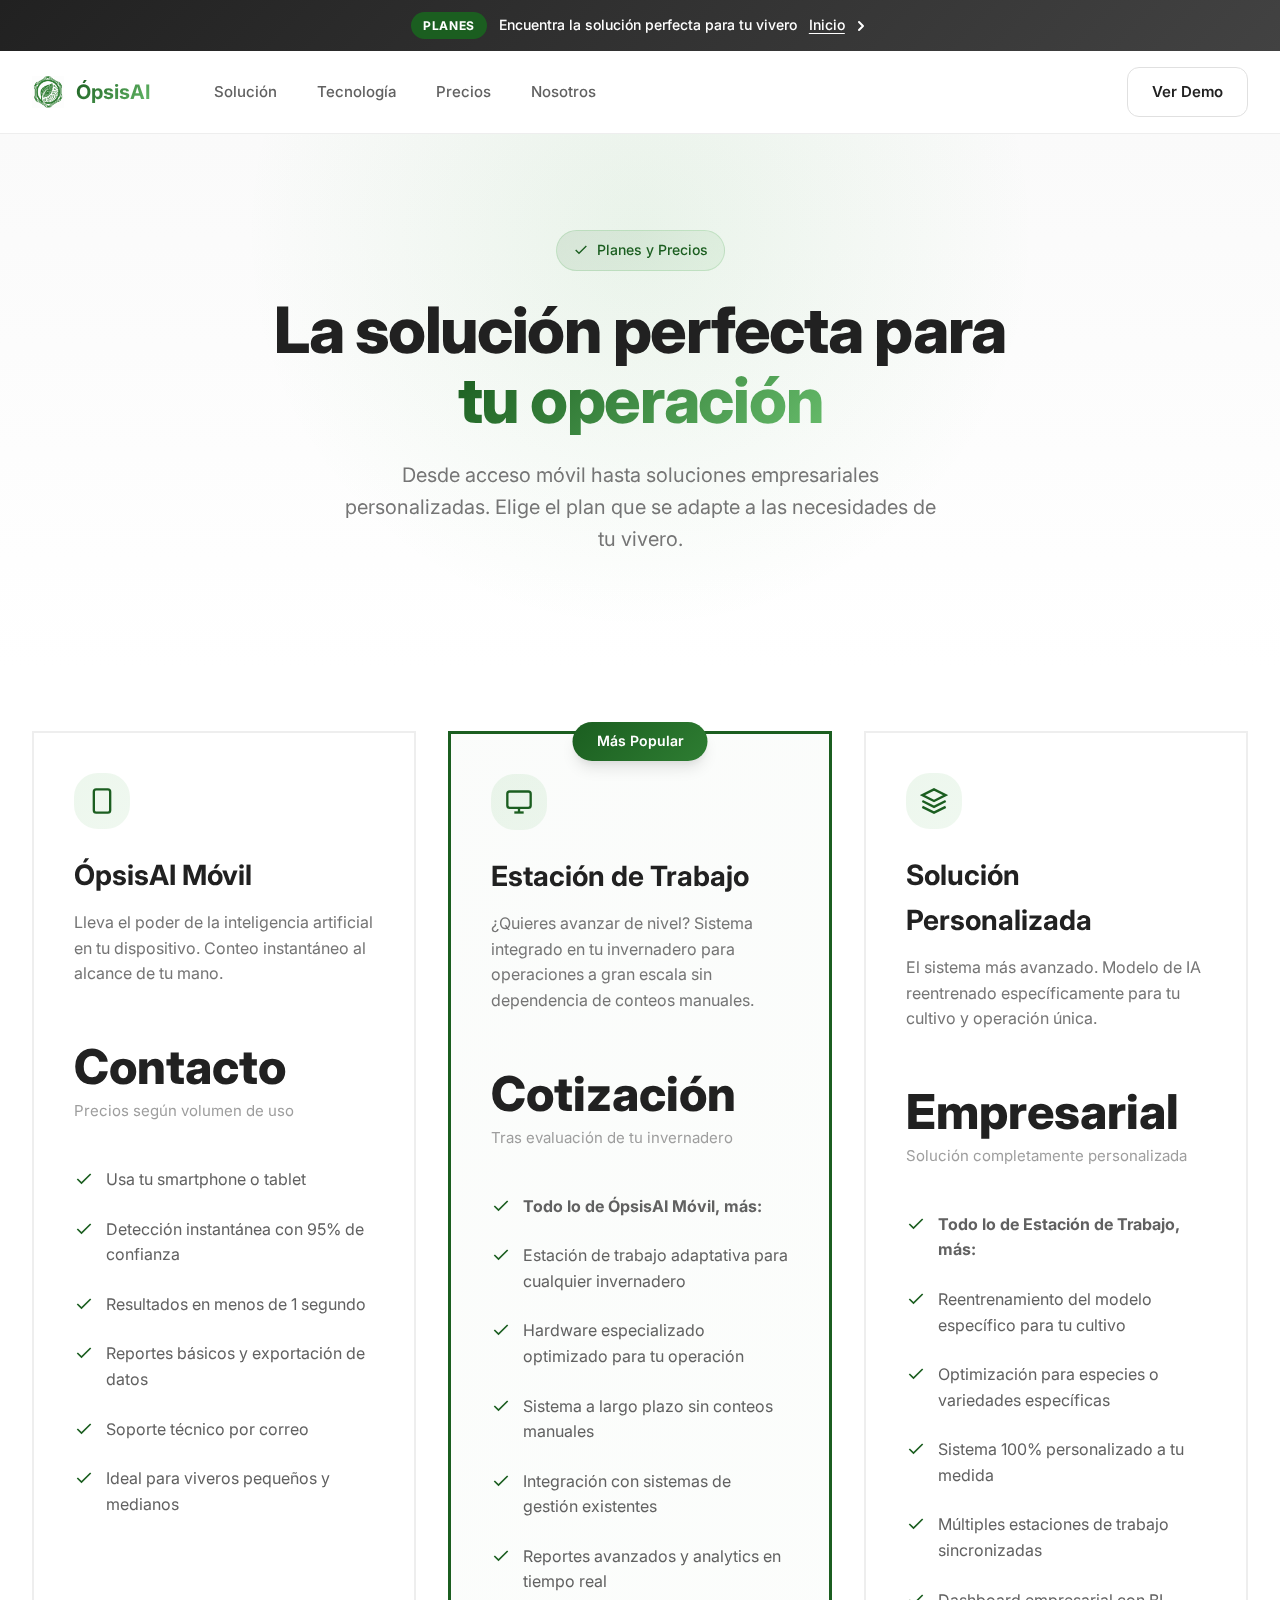
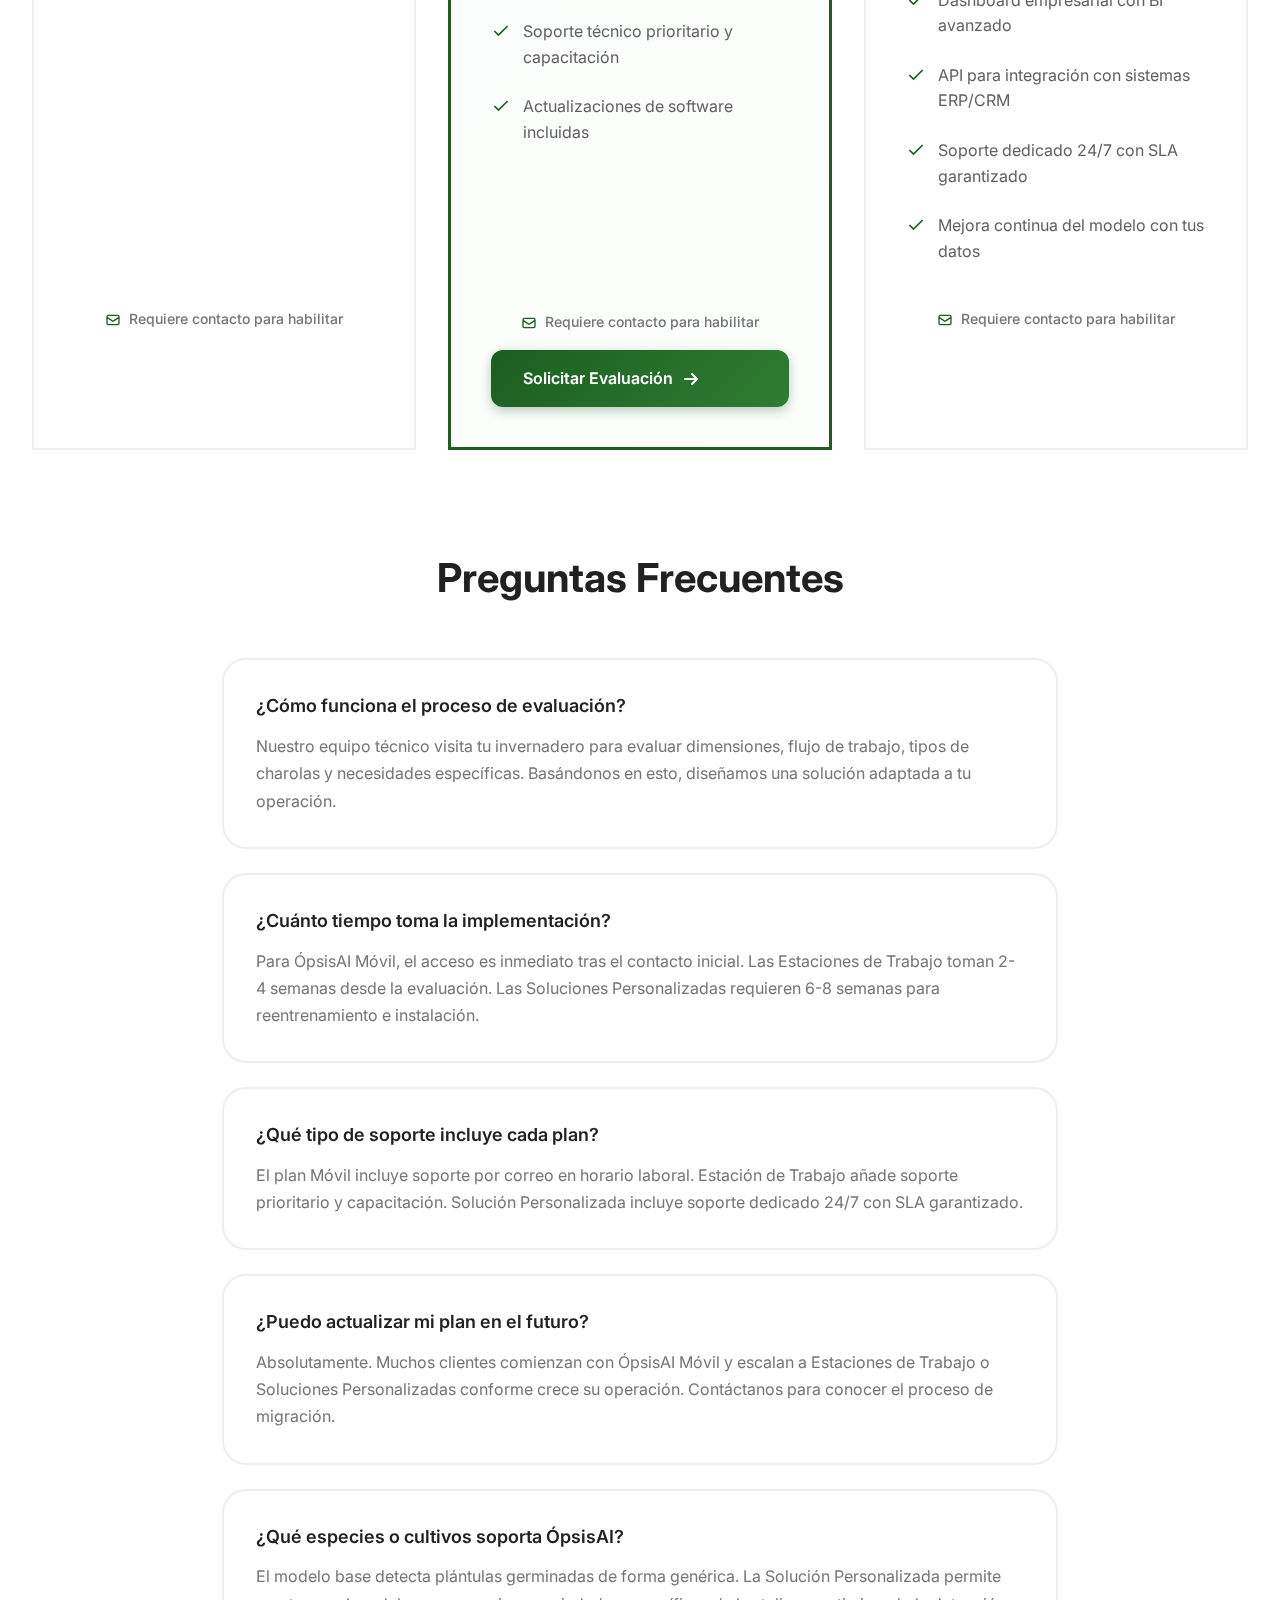
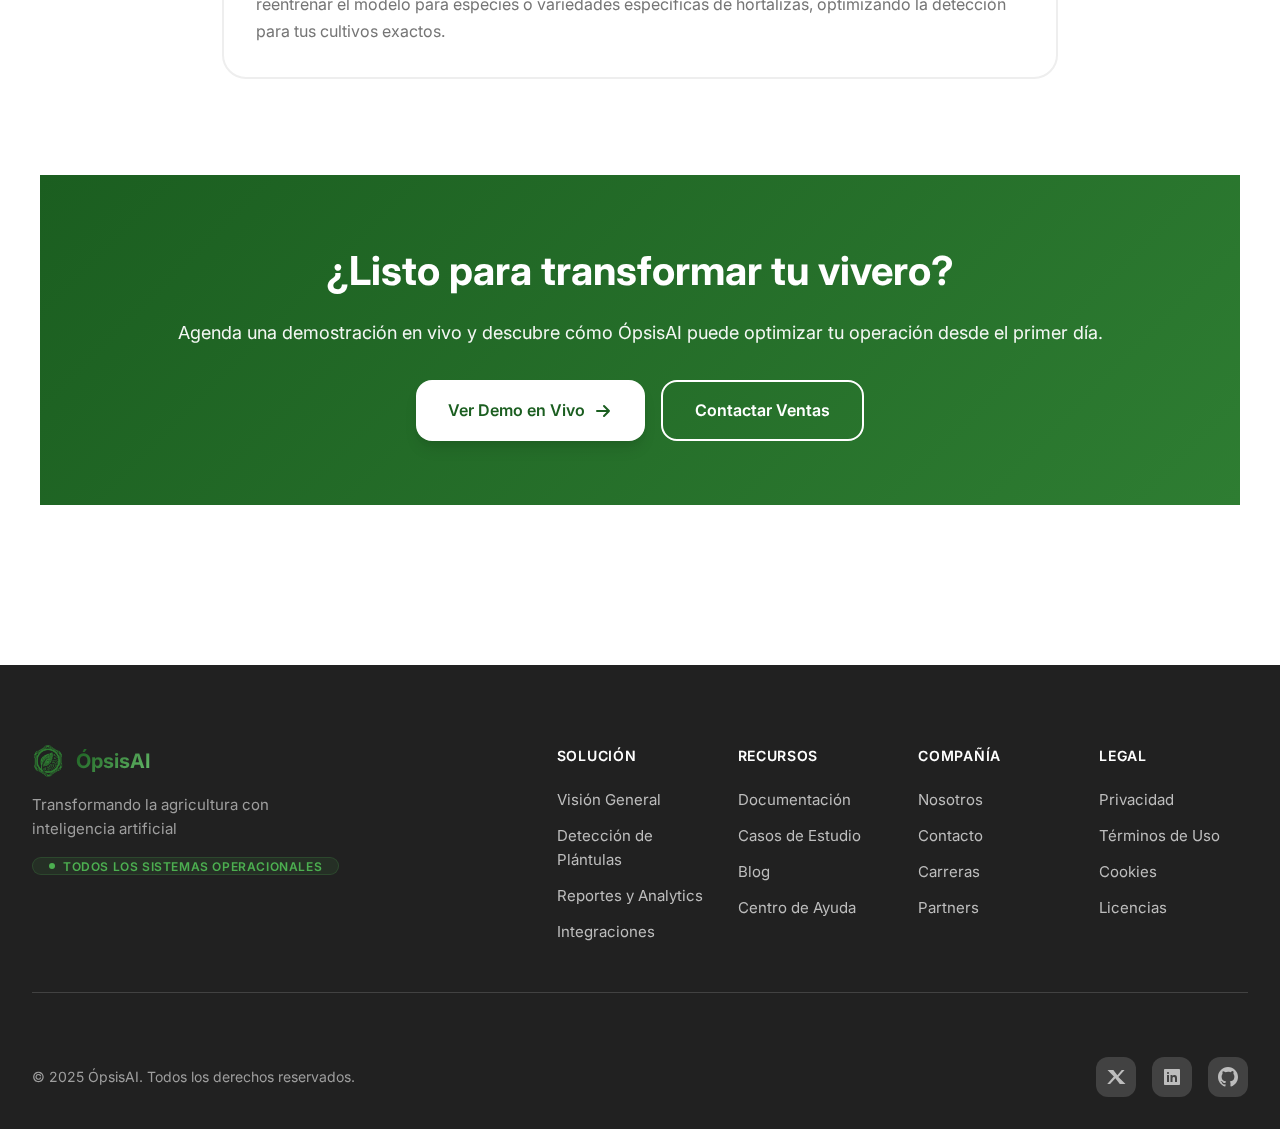
<file: precios.html>
<!DOCTYPE html>
<html lang="es">
<head>
    <meta charset="UTF-8">
    <meta name="viewport" content="width=device-width, initial-scale=1.0">
    <meta name="description" content="Planes y precios de ÓpsisAI: desde acceso móvil hasta soluciones personalizadas con estaciones de trabajo adaptativas para tu vivero.">
    <title>Planes y Precios - ÓpsisAI</title>
    <link rel="icon" type="image/png" href="/home/angel/Descargas/logon.png">
    <link rel="stylesheet" href="static/style.css">
    <link rel="preconnect" href="https://fonts.googleapis.com">
    <link rel="preconnect" href="https://fonts.gstatic.com" crossorigin>
    <link href="https://fonts.googleapis.com/css2?family=Inter:wght@300;400;500;600;700;800&display=swap" rel="stylesheet">
    <style>
        /* Pricing Page Specific Styles */
        .pricing-hero {
            padding: var(--space-24) var(--space-8) var(--space-16);
            background: linear-gradient(180deg, var(--color-gray-50) 0%, var(--color-white) 100%);
            text-align: center;
            position: relative;
            overflow: hidden;
        }

        .pricing-hero::before {
            content: '';
            position: absolute;
            top: -300px;
            left: 50%;
            transform: translateX(-50%);
            width: 800px;
            height: 800px;
            background: radial-gradient(circle, rgba(76, 175, 80, 0.1) 0%, transparent 70%);
            border-radius: 50%;
            pointer-events: none;
        }

        .pricing-hero-content {
            max-width: 800px;
            margin: 0 auto;
            position: relative;
            z-index: 1;
        }

        .pricing-badge {
            display: inline-flex;
            align-items: center;
            gap: var(--space-2);
            padding: var(--space-2) var(--space-4);
            background: linear-gradient(135deg, rgba(27, 94, 32, 0.1) 0%, rgba(102, 187, 106, 0.1) 100%);
            border: 1px solid rgba(76, 175, 80, 0.2);
            border-radius: var(--radius-full);
            font-size: 0.875rem;
            font-weight: var(--font-weight-medium);
            color: var(--color-primary);
            margin-bottom: var(--space-6);
        }

        .pricing-title {
            font-size: clamp(2.5rem, 5vw, 4rem);
            font-weight: var(--font-weight-extrabold);
            line-height: 1.1;
            letter-spacing: -0.02em;
            color: var(--color-gray-900);
            margin-bottom: var(--space-6);
        }

        .pricing-subtitle {
            font-size: 1.25rem;
            line-height: 1.6;
            color: var(--color-gray-600);
            max-width: 600px;
            margin: 0 auto var(--space-12);
        }

        .pricing-container {
            max-width: 1400px;
            margin: 0 auto;
            padding: var(--space-16) var(--space-8);
        }

        .pricing-grid {
            display: grid;
            grid-template-columns: repeat(3, 1fr);
            gap: var(--space-8);
            margin-bottom: var(--space-16);
        }

        .pricing-card {
            background: var(--color-white);
            border: 2px solid var(--color-gray-200);
            border-radius: var(--radius-3xl);
            padding: var(--space-10);
            transition: all var(--transition-base);
            position: relative;
            display: flex;
            flex-direction: column;
        }

        .pricing-card:hover {
            transform: translateY(-8px);
            box-shadow: var(--shadow-2xl);
            border-color: var(--color-primary);
        }

        .pricing-card.featured {
            background: linear-gradient(135deg, rgba(27, 94, 32, 0.02) 0%, rgba(102, 187, 106, 0.02) 100%);
            border-color: var(--color-primary);
            border-width: 3px;
        }

        .pricing-card.featured::before {
            content: 'Más Popular';
            position: absolute;
            top: -12px;
            left: 50%;
            transform: translateX(-50%);
            background: linear-gradient(135deg, var(--color-primary) 0%, var(--color-primary-light) 100%);
            color: var(--color-white);
            padding: var(--space-2) var(--space-6);
            border-radius: var(--radius-full);
            font-size: 0.875rem;
            font-weight: var(--font-weight-semibold);
            box-shadow: var(--shadow-lg);
        }

        .pricing-card-header {
            margin-bottom: var(--space-8);
        }

        .pricing-card-icon {
            width: 56px;
            height: 56px;
            background: linear-gradient(135deg, rgba(76, 175, 80, 0.1) 0%, rgba(102, 187, 106, 0.1) 100%);
            border-radius: var(--radius-2xl);
            display: flex;
            align-items: center;
            justify-content: center;
            margin-bottom: var(--space-6);
        }

        .pricing-card-icon svg {
            width: 28px;
            height: 28px;
            color: var(--color-primary);
        }

        .pricing-card-name {
            font-size: 1.75rem;
            font-weight: var(--font-weight-bold);
            color: var(--color-gray-900);
            margin-bottom: var(--space-3);
        }

        .pricing-card-description {
            font-size: 1rem;
            line-height: 1.6;
            color: var(--color-gray-600);
            margin-bottom: var(--space-6);
        }

        .pricing-card-price {
            margin-bottom: var(--space-8);
        }

        .pricing-amount {
            font-size: 3rem;
            font-weight: var(--font-weight-extrabold);
            color: var(--color-gray-900);
            line-height: 1;
        }

        .pricing-note {
            font-size: 0.9375rem;
            color: var(--color-gray-500);
            margin-top: var(--space-2);
        }

        .pricing-features {
            list-style: none;
            padding: 0;
            margin: 0 0 var(--space-8);
            flex-grow: 1;
        }

        .pricing-feature {
            display: flex;
            align-items: flex-start;
            gap: var(--space-3);
            padding: var(--space-3) 0;
            font-size: 1rem;
            line-height: 1.6;
            color: var(--color-gray-700);
        }

        .pricing-feature svg {
            width: 20px;
            height: 20px;
            color: var(--color-primary);
            flex-shrink: 0;
            margin-top: 2px;
        }

        .pricing-cta {
            width: 100%;
        }

        .pricing-contact-note {
            display: flex;
            align-items: center;
            justify-content: center;
            gap: var(--space-2);
            font-size: 0.875rem;
            color: var(--color-gray-600);
            margin-bottom: var(--space-4);
            font-weight: var(--font-weight-medium);
        }

        .pricing-contact-note svg {
            width: 16px;
            height: 16px;
            color: var(--color-primary);
            flex-shrink: 0;
        }

        .pricing-faq {
            max-width: 900px;
            margin: var(--space-24) auto 0;
            padding: 0 var(--space-8);
        }

        .faq-title {
            font-size: 2.5rem;
            font-weight: var(--font-weight-bold);
            text-align: center;
            color: var(--color-gray-900);
            margin-bottom: var(--space-12);
        }

        .faq-grid {
            display: grid;
            grid-template-columns: 1fr;
            gap: var(--space-6);
        }

        .faq-item {
            background: var(--color-white);
            border: 2px solid var(--color-gray-200);
            border-radius: var(--radius-2xl);
            padding: var(--space-8);
            transition: all var(--transition-base);
        }

        .faq-item:hover {
            border-color: var(--color-primary);
            box-shadow: var(--shadow-lg);
        }

        .faq-question {
            font-size: 1.125rem;
            font-weight: var(--font-weight-semibold);
            color: var(--color-gray-900);
            margin-bottom: var(--space-3);
        }

        .faq-answer {
            font-size: 1rem;
            line-height: 1.7;
            color: var(--color-gray-600);
            margin: 0;
        }

        .pricing-contact-banner {
            max-width: 1200px;
            margin: var(--space-24) auto;
            padding: var(--space-16) var(--space-8);
            background: linear-gradient(135deg, var(--color-primary) 0%, var(--color-primary-light) 100%);
            border-radius: var(--radius-3xl);
            text-align: center;
            color: var(--color-white);
        }

        .contact-banner-title {
            font-size: 2.5rem;
            font-weight: var(--font-weight-bold);
            margin-bottom: var(--space-4);
        }

        .contact-banner-text {
            font-size: 1.125rem;
            line-height: 1.6;
            margin-bottom: var(--space-8);
            opacity: 0.95;
        }

        .contact-banner-buttons {
            display: flex;
            gap: var(--space-4);
            justify-content: center;
            flex-wrap: wrap;
        }

        .btn-white {
            display: inline-flex;
            align-items: center;
            gap: var(--space-2);
            padding: var(--space-4) var(--space-8);
            background: var(--color-white);
            color: var(--color-primary);
            font-size: 1rem;
            font-weight: var(--font-weight-semibold);
            border-radius: var(--radius-xl);
            border: none;
            cursor: pointer;
            transition: all var(--transition-base);
            text-decoration: none;
            box-shadow: var(--shadow-lg);
        }

        .btn-white:hover {
            transform: translateY(-2px);
            box-shadow: var(--shadow-2xl);
        }

        .btn-white-outline {
            display: inline-flex;
            align-items: center;
            gap: var(--space-2);
            padding: var(--space-4) var(--space-8);
            background: transparent;
            color: var(--color-white);
            font-size: 1rem;
            font-weight: var(--font-weight-semibold);
            border-radius: var(--radius-xl);
            border: 2px solid var(--color-white);
            cursor: pointer;
            transition: all var(--transition-base);
            text-decoration: none;
        }

        .btn-white-outline:hover {
            background: rgba(255, 255, 255, 0.1);
            transform: translateY(-2px);
        }

        @media (max-width: 1024px) {
            .pricing-grid {
                grid-template-columns: 1fr;
                max-width: 600px;
                margin-left: auto;
                margin-right: auto;
            }
        }

        @media (max-width: 768px) {
            .pricing-hero {
                padding: var(--space-16) var(--space-6) var(--space-12);
            }

            .pricing-title {
                font-size: 2rem;
                line-height: 1.2;
            }

            .pricing-subtitle {
                font-size: 1rem;
                margin-bottom: var(--space-8);
            }

            .pricing-container {
                padding: var(--space-12) var(--space-4);
            }

            .pricing-grid {
                gap: var(--space-6);
                max-width: 100%;
            }

            .pricing-card {
                padding: var(--space-6);
            }

            .pricing-card.featured::before {
                font-size: 0.8125rem;
                padding: var(--space-1) var(--space-4);
            }

            .pricing-card-icon {
                width: 48px;
                height: 48px;
                margin-bottom: var(--space-4);
            }

            .pricing-card-icon svg {
                width: 24px;
                height: 24px;
            }

            .pricing-card-name {
                font-size: 1.5rem;
                margin-bottom: var(--space-2);
            }

            .pricing-card-description {
                font-size: 0.9375rem;
                margin-bottom: var(--space-5);
            }

            .pricing-amount {
                font-size: 2.5rem;
            }

            .pricing-note {
                font-size: 0.875rem;
            }

            .pricing-feature {
                padding: var(--space-2) 0;
                font-size: 0.9375rem;
            }

            .pricing-feature svg {
                width: 18px;
                height: 18px;
            }

            .pricing-faq {
                padding: 0 var(--space-4);
                margin-top: var(--space-16);
            }

            .faq-title {
                font-size: 1.75rem;
                margin-bottom: var(--space-8);
            }

            .faq-item {
                padding: var(--space-6);
            }

            .faq-question {
                font-size: 1rem;
            }

            .faq-answer {
                font-size: 0.9375rem;
            }

            .pricing-contact-banner {
                margin: var(--space-16) var(--space-4);
                padding: var(--space-12) var(--space-6);
            }

            .contact-banner-title {
                font-size: 1.75rem;
                margin-bottom: var(--space-3);
            }

            .contact-banner-text {
                font-size: 1rem;
                margin-bottom: var(--space-6);
            }

            .contact-banner-buttons {
                flex-direction: column;
            }

            .btn-white,
            .btn-white-outline {
                width: 100%;
                justify-content: center;
            }
        }

        @media (max-width: 480px) {
            .pricing-hero {
                padding: var(--space-12) var(--space-4) var(--space-8);
            }

            .pricing-badge {
                font-size: 0.8125rem;
                padding: var(--space-1) var(--space-3);
                margin-bottom: var(--space-4);
            }

            .pricing-title {
                font-size: 1.75rem;
            }

            .pricing-subtitle {
                font-size: 0.9375rem;
            }

            .pricing-container {
                padding: var(--space-8) var(--space-3);
            }

            .pricing-card {
                padding: var(--space-5);
            }

            .pricing-card-name {
                font-size: 1.375rem;
            }

            .pricing-amount {
                font-size: 2rem;
            }

            .pricing-contact-banner {
                margin: var(--space-12) var(--space-3);
                padding: var(--space-8) var(--space-5);
            }

            .contact-banner-title {
                font-size: 1.5rem;
            }

            .contact-banner-text {
                font-size: 0.9375rem;
            }
        }
    </style>
</head>
<body>

    <!-- Announcement Bar -->
    <div class="announcement-bar">
        <div class="announcement-content">
            <span class="announcement-badge">Planes</span>
            <span>Encuentra la solución perfecta para tu vivero</span>
            <a href="index.html" class="announcement-link">
                Inicio
                <svg width="16" height="16" viewBox="0 0 16 16" fill="none" xmlns="http://www.w3.org/2000/svg">
                    <path d="M6 12L10 8L6 4" stroke="currentColor" stroke-width="2" stroke-linecap="round" stroke-linejoin="round"/>
                </svg>
            </a>
        </div>
    </div>

    <!-- Navigation -->
    <header class="navbar">
        <div class="navbar-container">
            <div class="nav-left">
                <a href="index.html" class="logo">
                    <div class="logo-icon">
                        <img src="static/images/logo.png" alt="Logo de ÓpsisAI" width="32" height="32">
                    </div>
                    <span class="logo-text">ÓpsisAI</span>
                </a>
                <nav class="nav-menu" id="nav-menu">
                    <a href="index.html#solucion" class="nav-link">Solución</a>
                    <a href="index.html#tecnologia" class="nav-link">Tecnología</a>
                    <a href="precios.html" class="nav-link">Precios</a>
                    <a href="index.html#nosotros" class="nav-link">Nosotros</a>
                </nav>
            </div>
            <div class="nav-right">
                <a href="demo.html" class="btn-secondary">Ver Demo</a>
                <button class="mobile-menu-toggle" id="mobile-menu-toggle" aria-label="Menú">
                    <span></span>
                    <span></span>
                    <span></span>
                </button>
            </div>
        </div>
    </header>

    <!-- Hero Section -->
    <section class="pricing-hero">
        <div class="pricing-hero-content">
            <div class="pricing-badge">
                <svg width="16" height="16" viewBox="0 0 24 24" fill="none" stroke="currentColor" stroke-width="2">
                    <polyline points="20 6 9 17 4 12"></polyline>
                </svg>
                Planes y Precios
            </div>
            <h1 class="pricing-title">La solución perfecta para <span class="gradient-text">tu operación</span></h1>
            <p class="pricing-subtitle">Desde acceso móvil hasta soluciones empresariales personalizadas. Elige el plan que se adapte a las necesidades de tu vivero.</p>
        </div>
    </section>

    <!-- Pricing Cards -->
    <div class="pricing-container">
        <div class="pricing-grid">

            <!-- Card 1: Mobile Access -->
            <div class="pricing-card">
                <div class="pricing-card-header">
                    <div class="pricing-card-icon">
                        <svg viewBox="0 0 24 24" fill="none" stroke="currentColor" stroke-width="2">
                            <rect x="5" y="2" width="14" height="20" rx="2" ry="2"></rect>
                            <line x1="12" y1="18" x2="12.01" y2="18"></line>
                        </svg>
                    </div>
                    <h3 class="pricing-card-name">ÓpsisAI Móvil</h3>
                    <p class="pricing-card-description">Lleva el poder de la inteligencia artificial en tu dispositivo. Conteo instantáneo al alcance de tu mano.</p>
                </div>

                <div class="pricing-card-price">
                    <div class="pricing-amount">Contacto</div>
                    <p class="pricing-note">Precios según volumen de uso</p>
                </div>

                <ul class="pricing-features">
                    <li class="pricing-feature">
                        <svg viewBox="0 0 24 24" fill="none" stroke="currentColor" stroke-width="2">
                            <polyline points="20 6 9 17 4 12"></polyline>
                        </svg>
                        <span>Usa tu smartphone o tablet</span>
                    </li>
                    <li class="pricing-feature">
                        <svg viewBox="0 0 24 24" fill="none" stroke="currentColor" stroke-width="2">
                            <polyline points="20 6 9 17 4 12"></polyline>
                        </svg>
                        <span>Detección instantánea con 95% de confianza</span>
                    </li>
                    <li class="pricing-feature">
                        <svg viewBox="0 0 24 24" fill="none" stroke="currentColor" stroke-width="2">
                            <polyline points="20 6 9 17 4 12"></polyline>
                        </svg>
                        <span>Resultados en menos de 1 segundo</span>
                    </li>
                    <li class="pricing-feature">
                        <svg viewBox="0 0 24 24" fill="none" stroke="currentColor" stroke-width="2">
                            <polyline points="20 6 9 17 4 12"></polyline>
                        </svg>
                        <span>Reportes básicos y exportación de datos</span>
                    </li>
                    <li class="pricing-feature">
                        <svg viewBox="0 0 24 24" fill="none" stroke="currentColor" stroke-width="2">
                            <polyline points="20 6 9 17 4 12"></polyline>
                        </svg>
                        <span>Soporte técnico por correo</span>
                    </li>
                    <li class="pricing-feature">
                        <svg viewBox="0 0 24 24" fill="none" stroke="currentColor" stroke-width="2">
                            <polyline points="20 6 9 17 4 12"></polyline>
                        </svg>
                        <span>Ideal para viveros pequeños y medianos</span>
                    </li>
                </ul>

                <div class="pricing-contact-note">
                    <svg viewBox="0 0 24 24" fill="none" stroke="currentColor" stroke-width="2">
                        <path d="M3 8l7.89 5.26a2 2 0 002.22 0L21 8M5 19h14a2 2 0 002-2V7a2 2 0 00-2-2H5a2 2 0 00-2 2v10a2 2 0 002 2z"></path>
                    </svg>
                    <span>Requiere contacto para habilitar</span>
                </div>
                <a href="tel:+524924590668" class="btn-outline pricing-cta">Contactar Ventas</a>
            </div>

            <!-- Card 2: Workstation (Featured) -->
            <div class="pricing-card featured">
                <div class="pricing-card-header">
                    <div class="pricing-card-icon">
                        <svg viewBox="0 0 24 24" fill="none" stroke="currentColor" stroke-width="2">
                            <rect x="2" y="3" width="20" height="14" rx="2" ry="2"></rect>
                            <line x1="8" y1="21" x2="16" y2="21"></line>
                            <line x1="12" y1="17" x2="12" y2="21"></line>
                        </svg>
                    </div>
                    <h3 class="pricing-card-name">Estación de Trabajo</h3>
                    <p class="pricing-card-description">¿Quieres avanzar de nivel? Sistema integrado en tu invernadero para operaciones a gran escala sin dependencia de conteos manuales.</p>
                </div>

                <div class="pricing-card-price">
                    <div class="pricing-amount">Cotización</div>
                    <p class="pricing-note">Tras evaluación de tu invernadero</p>
                </div>

                <ul class="pricing-features">
                    <li class="pricing-feature">
                        <svg viewBox="0 0 24 24" fill="none" stroke="currentColor" stroke-width="2">
                            <polyline points="20 6 9 17 4 12"></polyline>
                        </svg>
                        <span><strong>Todo lo de ÓpsisAI Móvil, más:</strong></span>
                    </li>
                    <li class="pricing-feature">
                        <svg viewBox="0 0 24 24" fill="none" stroke="currentColor" stroke-width="2">
                            <polyline points="20 6 9 17 4 12"></polyline>
                        </svg>
                        <span>Estación de trabajo adaptativa para cualquier invernadero</span>
                    </li>
                    <li class="pricing-feature">
                        <svg viewBox="0 0 24 24" fill="none" stroke="currentColor" stroke-width="2">
                            <polyline points="20 6 9 17 4 12"></polyline>
                        </svg>
                        <span>Hardware especializado optimizado para tu operación</span>
                    </li>
                    <li class="pricing-feature">
                        <svg viewBox="0 0 24 24" fill="none" stroke="currentColor" stroke-width="2">
                            <polyline points="20 6 9 17 4 12"></polyline>
                        </svg>
                        <span>Sistema a largo plazo sin conteos manuales</span>
                    </li>
                    <li class="pricing-feature">
                        <svg viewBox="0 0 24 24" fill="none" stroke="currentColor" stroke-width="2">
                            <polyline points="20 6 9 17 4 12"></polyline>
                        </svg>
                        <span>Integración con sistemas de gestión existentes</span>
                    </li>
                    <li class="pricing-feature">
                        <svg viewBox="0 0 24 24" fill="none" stroke="currentColor" stroke-width="2">
                            <polyline points="20 6 9 17 4 12"></polyline>
                        </svg>
                        <span>Reportes avanzados y analytics en tiempo real</span>
                    </li>
                    <li class="pricing-feature">
                        <svg viewBox="0 0 24 24" fill="none" stroke="currentColor" stroke-width="2">
                            <polyline points="20 6 9 17 4 12"></polyline>
                        </svg>
                        <span>Soporte técnico prioritario y capacitación</span>
                    </li>
                    <li class="pricing-feature">
                        <svg viewBox="0 0 24 24" fill="none" stroke="currentColor" stroke-width="2">
                            <polyline points="20 6 9 17 4 12"></polyline>
                        </svg>
                        <span>Actualizaciones de software incluidas</span>
                    </li>
                </ul>

                <div class="pricing-contact-note">
                    <svg viewBox="0 0 24 24" fill="none" stroke="currentColor" stroke-width="2">
                        <path d="M3 8l7.89 5.26a2 2 0 002.22 0L21 8M5 19h14a2 2 0 002-2V7a2 2 0 00-2-2H5a2 2 0 00-2 2v10a2 2 0 002 2z"></path>
                    </svg>
                    <span>Requiere contacto para habilitar</span>
                </div>
                <a href="#contacto" class="btn-primary pricing-cta">
                    <span>Solicitar Evaluación</span>
                    <svg width="20" height="20" viewBox="0 0 20 20" fill="none">
                        <path d="M4 10H16M16 10L11 5M16 10L11 15" stroke="currentColor" stroke-width="2" stroke-linecap="round"/>
                    </svg>
                </a>
            </div>

            <!-- Card 3: Custom Enterprise -->
            <div class="pricing-card">
                <div class="pricing-card-header">
                    <div class="pricing-card-icon">
                        <svg viewBox="0 0 24 24" fill="none" stroke="currentColor" stroke-width="2">
                            <path d="M12 2L2 7L12 12L22 7L12 2Z"></path>
                            <path d="M2 17L12 22L22 17"></path>
                            <path d="M2 12L12 17L22 12"></path>
                        </svg>
                    </div>
                    <h3 class="pricing-card-name">Solución Personalizada</h3>
                    <p class="pricing-card-description">El sistema más avanzado. Modelo de IA reentrenado específicamente para tu cultivo y operación única.</p>
                </div>

                <div class="pricing-card-price">
                    <div class="pricing-amount">Empresarial</div>
                    <p class="pricing-note">Solución completamente personalizada</p>
                </div>

                <ul class="pricing-features">
                    <li class="pricing-feature">
                        <svg viewBox="0 0 24 24" fill="none" stroke="currentColor" stroke-width="2">
                            <polyline points="20 6 9 17 4 12"></polyline>
                        </svg>
                        <span><strong>Todo lo de Estación de Trabajo, más:</strong></span>
                    </li>
                    <li class="pricing-feature">
                        <svg viewBox="0 0 24 24" fill="none" stroke="currentColor" stroke-width="2">
                            <polyline points="20 6 9 17 4 12"></polyline>
                        </svg>
                        <span>Reentrenamiento del modelo específico para tu cultivo</span>
                    </li>
                    <li class="pricing-feature">
                        <svg viewBox="0 0 24 24" fill="none" stroke="currentColor" stroke-width="2">
                            <polyline points="20 6 9 17 4 12"></polyline>
                        </svg>
                        <span>Optimización para especies o variedades específicas</span>
                    </li>
                    <li class="pricing-feature">
                        <svg viewBox="0 0 24 24" fill="none" stroke="currentColor" stroke-width="2">
                            <polyline points="20 6 9 17 4 12"></polyline>
                        </svg>
                        <span>Sistema 100% personalizado a tu medida</span>
                    </li>
                    <li class="pricing-feature">
                        <svg viewBox="0 0 24 24" fill="none" stroke="currentColor" stroke-width="2">
                            <polyline points="20 6 9 17 4 12"></polyline>
                        </svg>
                        <span>Múltiples estaciones de trabajo sincronizadas</span>
                    </li>
                    <li class="pricing-feature">
                        <svg viewBox="0 0 24 24" fill="none" stroke="currentColor" stroke-width="2">
                            <polyline points="20 6 9 17 4 12"></polyline>
                        </svg>
                        <span>Dashboard empresarial con BI avanzado</span>
                    </li>
                    <li class="pricing-feature">
                        <svg viewBox="0 0 24 24" fill="none" stroke="currentColor" stroke-width="2">
                            <polyline points="20 6 9 17 4 12"></polyline>
                        </svg>
                        <span>API para integración con sistemas ERP/CRM</span>
                    </li>
                    <li class="pricing-feature">
                        <svg viewBox="0 0 24 24" fill="none" stroke="currentColor" stroke-width="2">
                            <polyline points="20 6 9 17 4 12"></polyline>
                        </svg>
                        <span>Soporte dedicado 24/7 con SLA garantizado</span>
                    </li>
                    <li class="pricing-feature">
                        <svg viewBox="0 0 24 24" fill="none" stroke="currentColor" stroke-width="2">
                            <polyline points="20 6 9 17 4 12"></polyline>
                        </svg>
                        <span>Mejora continua del modelo con tus datos</span>
                    </li>
                </ul>

                <div class="pricing-contact-note">
                    <svg viewBox="0 0 24 24" fill="none" stroke="currentColor" stroke-width="2">
                        <path d="M3 8l7.89 5.26a2 2 0 002.22 0L21 8M5 19h14a2 2 0 002-2V7a2 2 0 00-2-2H5a2 2 0 00-2 2v10a2 2 0 002 2z"></path>
                    </svg>
                    <span>Requiere contacto para habilitar</span>
                </div>
                <a href="#contacto" class="btn-outline pricing-cta">Agendar Consultoría</a>
            </div>

        </div>

        <!-- FAQ Section -->
        <div class="pricing-faq">
            <h2 class="faq-title">Preguntas Frecuentes</h2>
            <div class="faq-grid">
                <div class="faq-item">
                    <h3 class="faq-question">¿Cómo funciona el proceso de evaluación?</h3>
                    <p class="faq-answer">Nuestro equipo técnico visita tu invernadero para evaluar dimensiones, flujo de trabajo, tipos de charolas y necesidades específicas. Basándonos en esto, diseñamos una solución adaptada a tu operación.</p>
                </div>
                <div class="faq-item">
                    <h3 class="faq-question">¿Cuánto tiempo toma la implementación?</h3>
                    <p class="faq-answer">Para ÓpsisAI Móvil, el acceso es inmediato tras el contacto inicial. Las Estaciones de Trabajo toman 2-4 semanas desde la evaluación. Las Soluciones Personalizadas requieren 6-8 semanas para reentrenamiento e instalación.</p>
                </div>
                <div class="faq-item">
                    <h3 class="faq-question">¿Qué tipo de soporte incluye cada plan?</h3>
                    <p class="faq-answer">El plan Móvil incluye soporte por correo en horario laboral. Estación de Trabajo añade soporte prioritario y capacitación. Solución Personalizada incluye soporte dedicado 24/7 con SLA garantizado.</p>
                </div>
                <div class="faq-item">
                    <h3 class="faq-question">¿Puedo actualizar mi plan en el futuro?</h3>
                    <p class="faq-answer">Absolutamente. Muchos clientes comienzan con ÓpsisAI Móvil y escalan a Estaciones de Trabajo o Soluciones Personalizadas conforme crece su operación. Contáctanos para conocer el proceso de migración.</p>
                </div>
                <div class="faq-item">
                    <h3 class="faq-question">¿Qué especies o cultivos soporta ÓpsisAI?</h3>
                    <p class="faq-answer">El modelo base detecta plántulas germinadas de forma genérica. La Solución Personalizada permite reentrenar el modelo para especies o variedades específicas de hortalizas, optimizando la detección para tus cultivos exactos.</p>
                </div>
            </div>
        </div>

        <!-- Contact Banner -->
        <div class="pricing-contact-banner" id="contacto">
            <h2 class="contact-banner-title">¿Listo para transformar tu vivero?</h2>
            <p class="contact-banner-text">Agenda una demostración en vivo y descubre cómo ÓpsisAI puede optimizar tu operación desde el primer día.</p>
            <div class="contact-banner-buttons">
                <a href="demo.html" class="btn-white">
                    <span>Ver Demo en Vivo</span>
                    <svg width="20" height="20" viewBox="0 0 20 20" fill="none">
                        <path d="M4 10H16M16 10L11 5M16 10L11 15" stroke="currentColor" stroke-width="2" stroke-linecap="round"/>
                    </svg>
                </a>
                <a href="tel:+524924590668" class="btn-white-outline">Contactar Ventas</a>
            </div>
        </div>
    </div>

    <!-- Footer -->
    <footer class="site-footer">
        <div class="footer-container">
            <div class="footer-main">
                <div class="footer-brand">
                    <a href="index.html" class="logo">
                        <div class="logo-icon">
                            <img src="static/images/logon.png" alt="Logo de ÓpsisAI" width="32" height="32">
                        </div>
                        <span class="logo-text">ÓpsisAI</span>
                    </a>
                    <p class="footer-tagline">Transformando la agricultura con inteligencia artificial</p>
                    <div class="status-indicator">
                        <span class="status-dot"></span>
                        <span>Todos los sistemas operacionales</span>
                    </div>
                </div>

                <div class="footer-links">
                    <div class="link-column">
                        <h4>Solución</h4>
                        <a href="index.html">Visión General</a>
                        <a href="index.html#solucion">Detección de Plántulas</a>
                        <a href="#">Reportes y Analytics</a>
                        <a href="#">Integraciones</a>
                    </div>
                    <div class="link-column">
                        <h4>Recursos</h4>
                        <a href="#">Documentación</a>
                        <a href="#">Casos de Estudio</a>
                        <a href="reduccion-de-tiempo.html">Blog</a>
                        <a href="#">Centro de Ayuda</a>
                    </div>
                    <div class="link-column">
                        <h4>Compañía</h4>
                        <a href="#">Nosotros</a>
                        <a href="#">Contacto</a>
                        <a href="#">Carreras</a>
                        <a href="#">Partners</a>
                    </div>
                    <div class="link-column">
                        <h4>Legal</h4>
                        <a href="#">Privacidad</a>
                        <a href="#">Términos de Uso</a>
                        <a href="#">Cookies</a>
                        <a href="#">Licencias</a>
                    </div>
                </div>
            </div>

            <div class="footer-bottom">
                <p>&copy; 2025 ÓpsisAI. Todos los derechos reservados.</p>
                <div class="footer-social">
                    <a href="#" aria-label="Twitter">
                        <svg width="20" height="20" viewBox="0 0 20 20" fill="none">
                            <path d="M15.751 3h2.824l-6.173 7.056L19.5 17h-5.687l-4.455-5.825L4.067 17H1.24l6.604-7.547L1.5 3h5.833l4.026 5.325L15.751 3z" fill="currentColor"/>
                        </svg>
                    </a>
                    <a href="#" aria-label="LinkedIn">
                        <svg width="20" height="20" viewBox="0 0 20 20" fill="none">
                            <path d="M17 2H3c-.55 0-1 .45-1 1v14c0 .55.45 1 1 1h14c.55 0 1-.45 1-1V3c0-.55-.45-1-1-1zM7 15H5V8h2v7zM6 7c-.55 0-1-.45-1-1s.45-1 1-1 1 .45 1 1-.45 1-1 1zm9 8h-2v-3.5c0-1.93-2.5-1.78-2.5 0V15h-2V8h2v1.15c.88-1.63 4.5-1.75 4.5 1.56V15z" fill="currentColor"/>
                        </svg>
                    </a>
                    <a href="#" aria-label="GitHub">
                        <svg width="20" height="20" viewBox="0 0 20 20" fill="none">
                            <path fill-rule="evenodd" clip-rule="evenodd" d="M10 0C4.477 0 0 4.477 0 10c0 4.42 2.865 8.17 6.839 9.49.5.092.682-.217.682-.482 0-.237-.008-.866-.013-1.7-2.782.603-3.369-1.34-3.369-1.34-.454-1.156-1.11-1.463-1.11-1.463-.908-.62.069-.608.069-.608 1.003.07 1.531 1.03 1.531 1.03.892 1.529 2.341 1.087 2.91.831.092-.646.35-1.086.636-1.336-2.22-.253-4.555-1.11-4.555-4.943 0-1.091.39-1.984 1.029-2.683-.103-.253-.446-1.27.098-2.647 0 0 .84-.269 2.75 1.025A9.578 9.578 0 0110 4.836c.85.004 1.705.114 2.504.336 1.909-1.294 2.747-1.025 2.747-1.025.546 1.377.203 2.394.1 2.647.64.699 1.028 1.592 1.028 2.683 0 3.842-2.339 4.687-4.566 4.935.359.309.678.919.678 1.852 0 1.336-.012 2.415-.012 2.743 0 .267.18.578.688.48C17.137 18.165 20 14.418 20 10c0-5.523-4.477-10-10-10z" fill="currentColor"/>
                        </svg>
                    </a>
                </div>
            </div>
        </div>
    </footer>

    <!-- Mobile Menu Script -->
    <script>
        // === Mobile Menu Toggle ===
        const mobileMenuToggle = document.getElementById('mobile-menu-toggle');
        const navMenu = document.getElementById('nav-menu');

        if (mobileMenuToggle && navMenu) {
            mobileMenuToggle.addEventListener('click', () => {
                navMenu.classList.toggle('active');
                mobileMenuToggle.classList.toggle('active');
            });

            // Close menu when clicking on links
            const navLinks = navMenu.querySelectorAll('.nav-link');
            navLinks.forEach(link => {
                link.addEventListener('click', () => {
                    navMenu.classList.remove('active');
                    mobileMenuToggle.classList.remove('active');
                });
            });

            // Close menu when clicking outside
            document.addEventListener('click', (e) => {
                if (!e.target.closest('.navbar')) {
                    navMenu.classList.remove('active');
                    mobileMenuToggle.classList.remove('active');
                }
            });
        }

        // === Smooth Scroll for Anchor Links ===
        document.querySelectorAll('a[href^="#"]').forEach(anchor => {
            anchor.addEventListener('click', function (e) {
                const href = this.getAttribute('href');
                if (href !== '#' && href !== '') {
                    e.preventDefault();
                    const target = document.querySelector(href);
                    if (target) {
                        target.scrollIntoView({
                            behavior: 'smooth',
                            block: 'start'
                        });
                    }
                }
            });
        });
    </script>

</body>
</html>
</file>
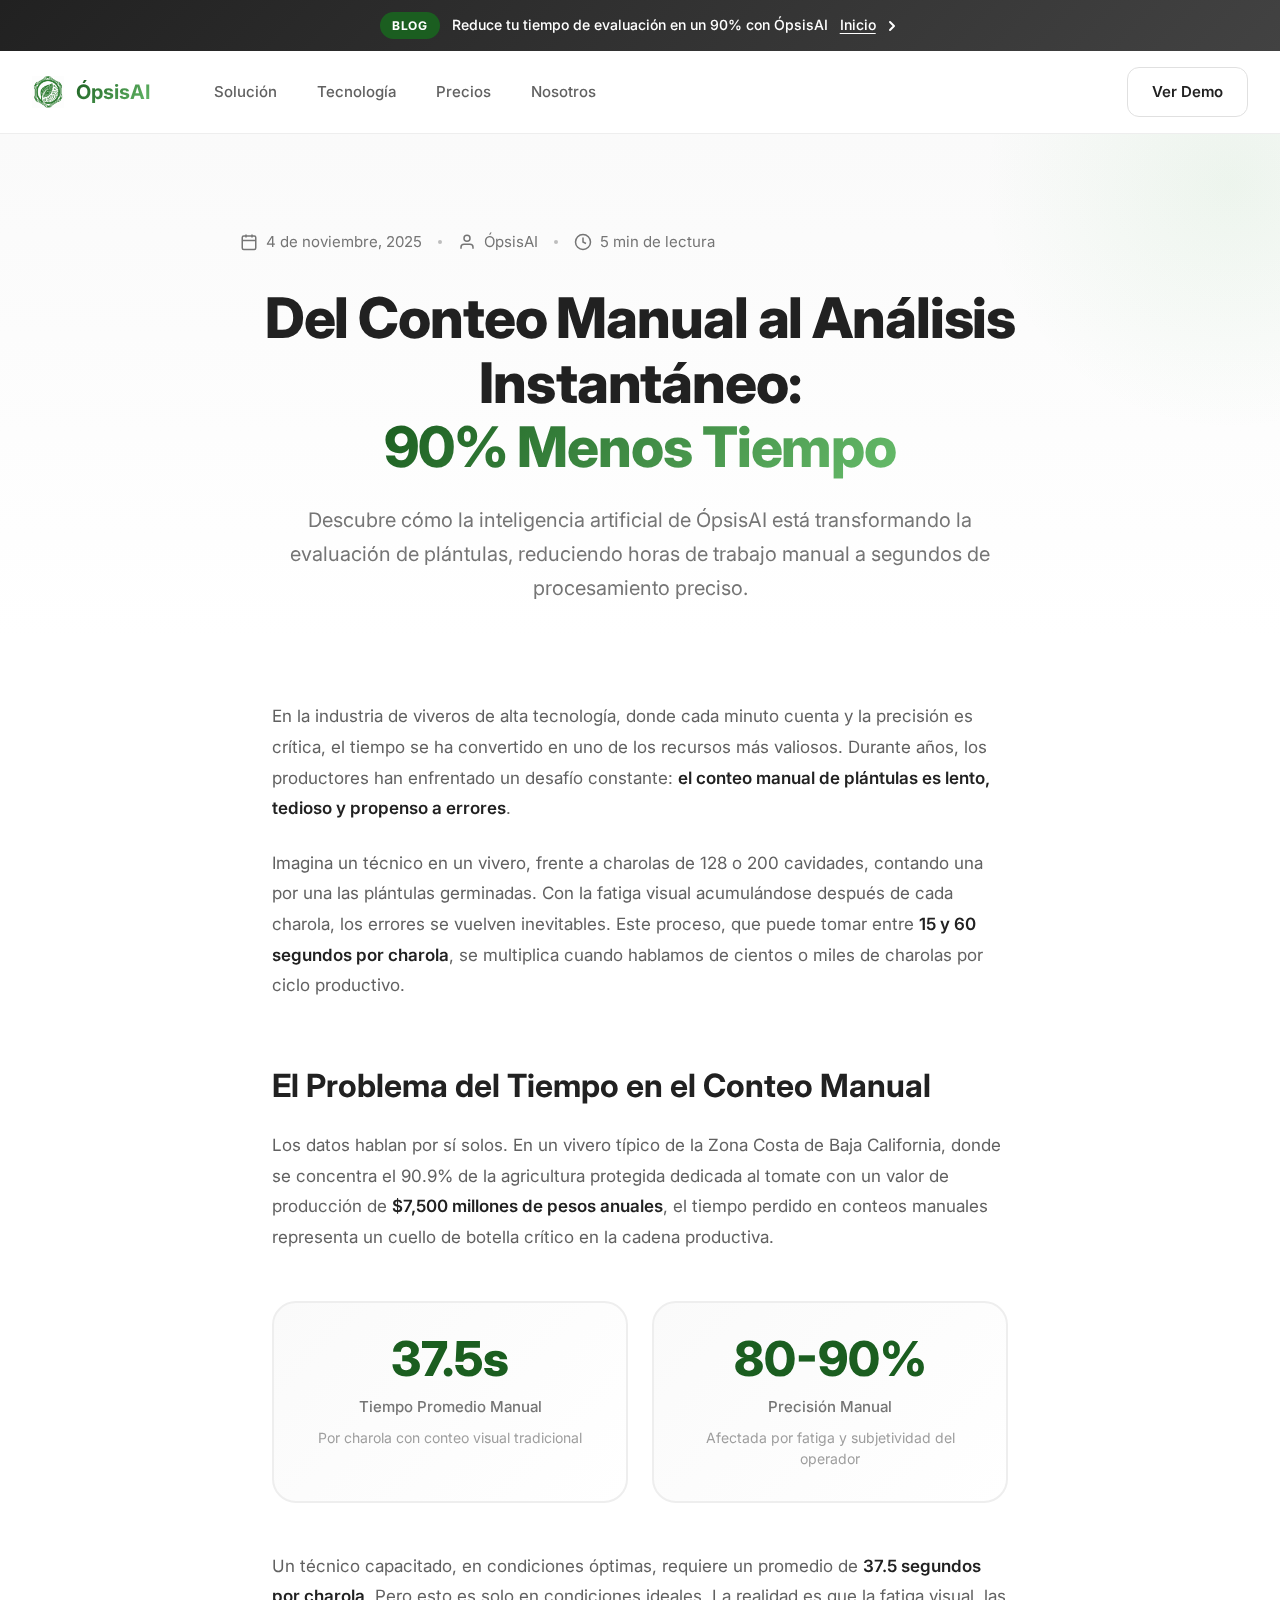
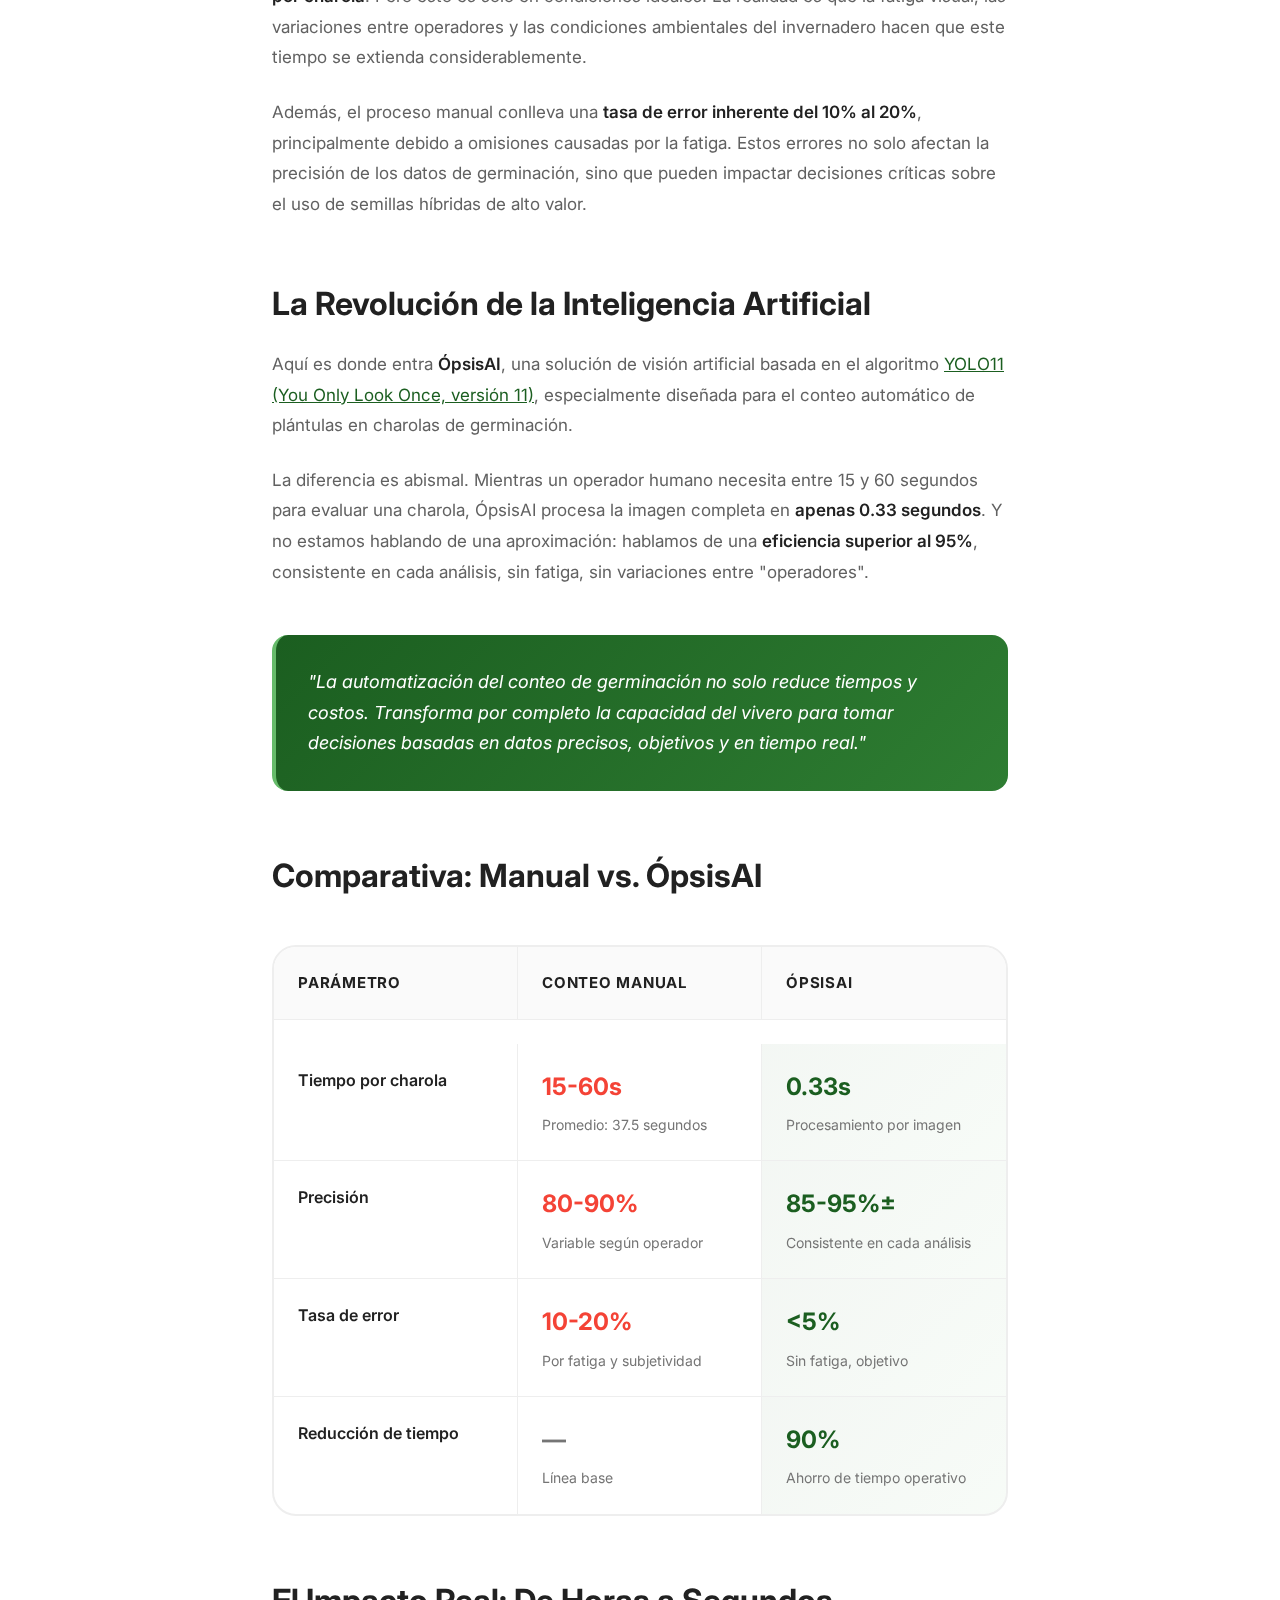
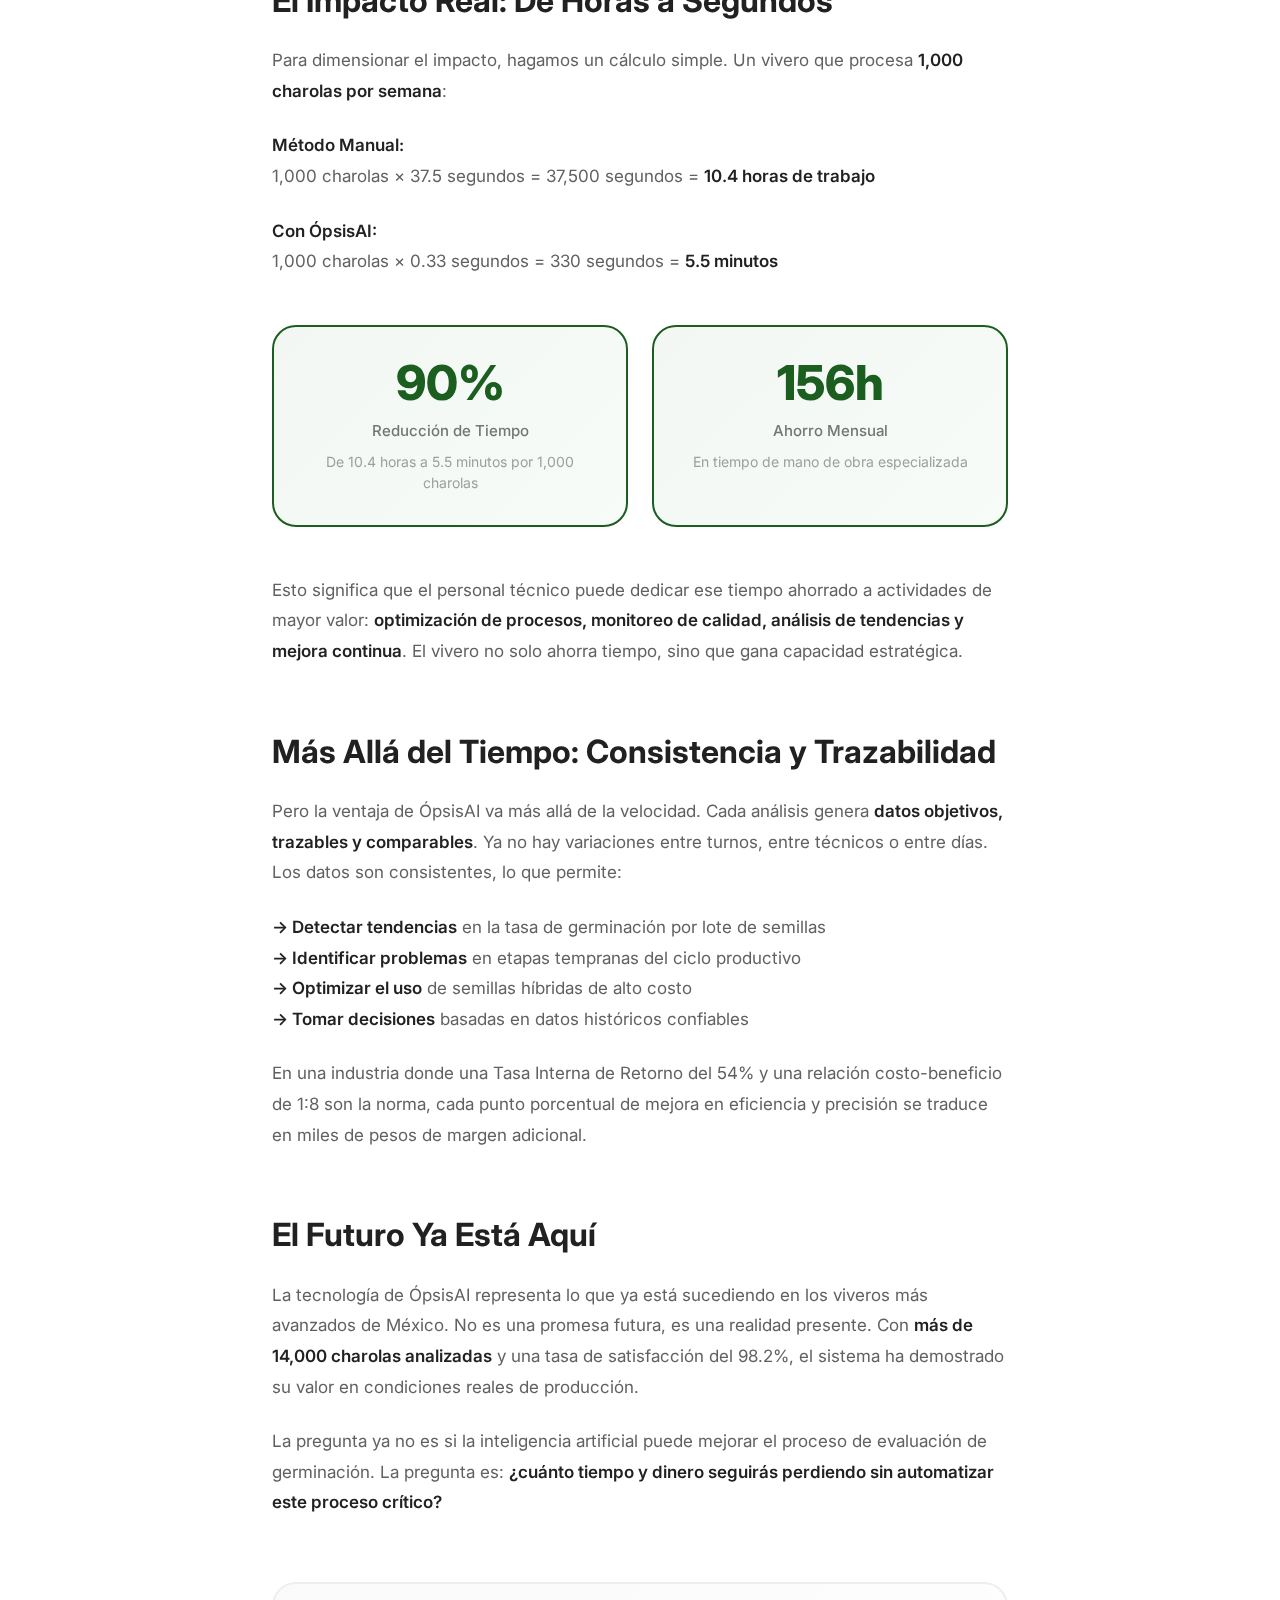
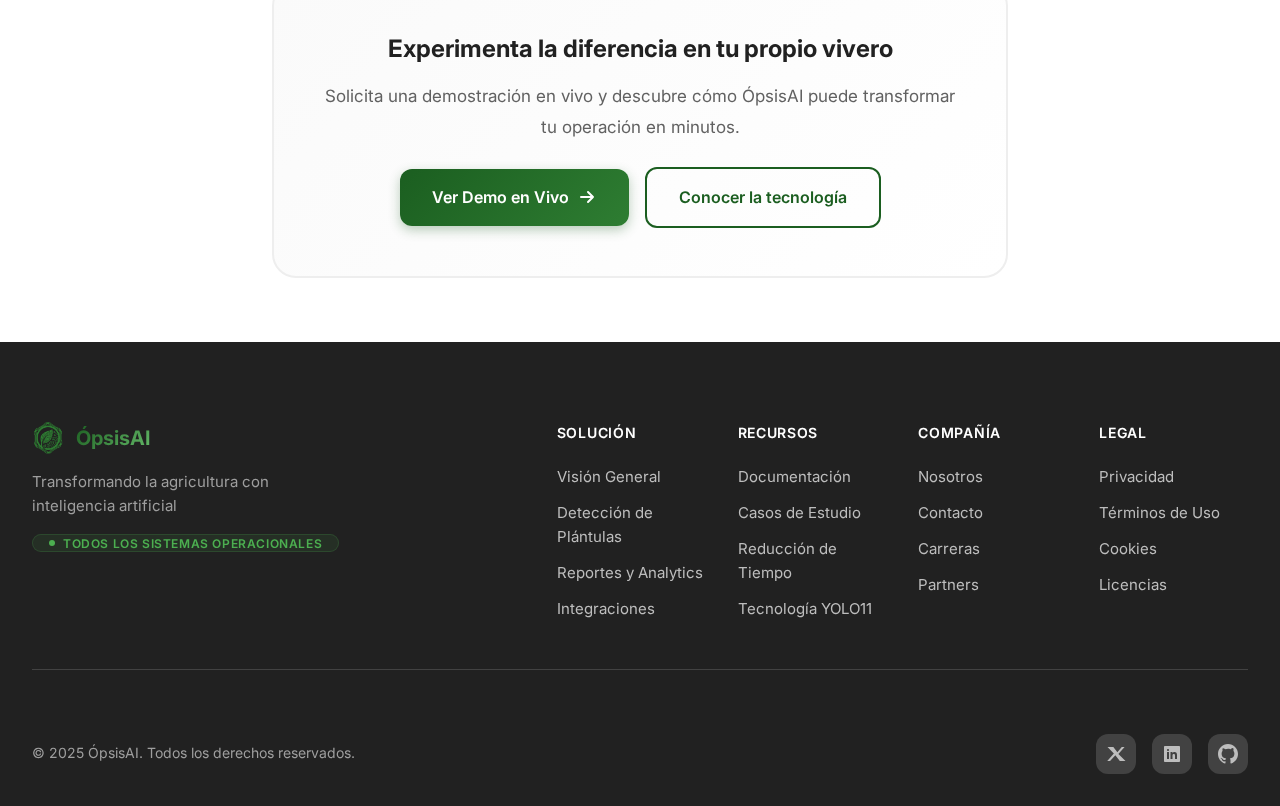
<file: reduccion-de-tiempo.html>
<!DOCTYPE html>
<html lang="es">
<head>
    <meta charset="UTF-8">
    <meta name="viewport" content="width=device-width, initial-scale=1.0">
    <meta name="description" content="Descubre cómo ÓpsisAI reduce el tiempo de conteo de plántulas en un 90%, pasando de minutos a segundos con inteligencia artificial.">
    <title>Del Conteo Manual al Análisis Instantáneo: 90% Menos Tiempo - ÓpsisAI</title>
    <link rel="icon" type="image/png" href="/home/angel/Descargas/logon.png">
    <link rel="stylesheet" href="static/style.css">
    <link rel="preconnect" href="https://fonts.googleapis.com">
    <link rel="preconnect" href="https://fonts.gstatic.com" crossorigin>
    <link href="https://fonts.googleapis.com/css2?family=Inter:wght@300;400;500;600;700;800&display=swap" rel="stylesheet">
    <style>
        /* Blog-specific styles */
        .blog-header {
            padding: var(--space-24) var(--space-8) var(--space-8);
            background: linear-gradient(180deg, var(--color-gray-50) 0%, var(--color-white) 100%);
            position: relative;
            overflow: hidden;
        }

        .blog-header::before {
            content: '';
            position: absolute;
            top: -200px;
            right: -200px;
            width: 500px;
            height: 500px;
            background: radial-gradient(circle, rgba(76, 175, 80, 0.08) 0%, transparent 70%);
            border-radius: 50%;
            pointer-events: none;
        }

        .blog-meta {
            max-width: 800px;
            margin: 0 auto var(--space-8);
            display: flex;
            flex-wrap: wrap;
            align-items: center;
            gap: var(--space-4);
            font-size: 0.9375rem;
            color: var(--color-gray-600);
        }

        .blog-meta-item {
            display: flex;
            align-items: center;
            gap: var(--space-2);
        }

        .blog-meta-divider {
            width: 4px;
            height: 4px;
            background: var(--color-gray-400);
            border-radius: 50%;
        }

        .blog-title-container {
            max-width: 800px;
            margin: 0 auto;
            text-align: center;
        }

        .blog-title {
            font-size: clamp(2rem, 5vw, 3.5rem);
            font-weight: var(--font-weight-extrabold);
            line-height: 1.15;
            letter-spacing: -0.02em;
            color: var(--color-gray-900);
            margin-bottom: var(--space-6);
        }

        .blog-subtitle {
            font-size: 1.25rem;
            line-height: 1.7;
            color: var(--color-gray-600);
            max-width: 700px;
            margin: 0 auto;
        }

        .blog-content {
            max-width: 800px;
            margin: 0 auto;
            padding: var(--space-16) var(--space-8);
        }

        .blog-content p {
            font-size: 1.0625rem;
            line-height: 1.8;
            color: var(--color-gray-700);
            margin-bottom: var(--space-6);
        }

        .blog-content h2 {
            font-size: 2rem;
            font-weight: var(--font-weight-bold);
            color: var(--color-gray-900);
            margin-top: var(--space-16);
            margin-bottom: var(--space-6);
            line-height: 1.3;
        }

        .blog-content h3 {
            font-size: 1.5rem;
            font-weight: var(--font-weight-bold);
            color: var(--color-gray-900);
            margin-top: var(--space-12);
            margin-bottom: var(--space-4);
            line-height: 1.4;
        }

        .blog-content strong {
            font-weight: var(--font-weight-semibold);
            color: var(--color-gray-900);
        }

        .stats-grid {
            display: grid;
            grid-template-columns: repeat(2, 1fr);
            gap: var(--space-6);
            margin: var(--space-12) 0;
        }

        .stat-card {
            padding: var(--space-8);
            background: linear-gradient(135deg, var(--color-gray-50) 0%, var(--color-white) 100%);
            border: 2px solid var(--color-gray-200);
            border-radius: var(--radius-2xl);
            text-align: center;
            transition: all var(--transition-base);
        }

        .stat-card:hover {
            transform: translateY(-4px);
            box-shadow: var(--shadow-lg);
            border-color: var(--color-primary);
        }

        .stat-card.primary {
            background: linear-gradient(135deg, rgba(27, 94, 32, 0.05) 0%, rgba(102, 187, 106, 0.05) 100%);
            border-color: var(--color-primary);
        }

        .stat-number {
            font-size: 3rem;
            font-weight: var(--font-weight-extrabold);
            color: var(--color-primary);
            line-height: 1;
            margin-bottom: var(--space-3);
        }

        .stat-label {
            font-size: 0.9375rem;
            color: var(--color-gray-600);
            font-weight: var(--font-weight-medium);
            margin-bottom: var(--space-2);
        }

        .stat-description {
            font-size: 0.875rem;
            color: var(--color-gray-500);
            line-height: 1.5;
        }

        .comparison-table {
            margin: var(--space-12) 0;
            background: var(--color-white);
            border: 2px solid var(--color-gray-200);
            border-radius: var(--radius-2xl);
            overflow: hidden;
        }

        .comparison-row {
            display: grid;
            grid-template-columns: 1fr 1fr 1fr;
            gap: 0;
        }

        .comparison-cell {
            padding: var(--space-6);
            border-bottom: 1px solid var(--color-gray-200);
            border-right: 1px solid var(--color-gray-200);
        }

        .comparison-cell:last-child {
            border-right: none;
        }

        .comparison-row:last-child .comparison-cell {
            border-bottom: none;
        }

        .comparison-header {
            background: var(--color-gray-50);
            font-weight: var(--font-weight-bold);
            color: var(--color-gray-900);
            font-size: 0.9375rem;
            text-transform: uppercase;
            letter-spacing: 0.05em;
        }

        .comparison-cell.highlight {
            background: linear-gradient(135deg, rgba(27, 94, 32, 0.05) 0%, rgba(102, 187, 106, 0.05) 100%);
        }

        .comparison-value {
            font-size: 1.5rem;
            font-weight: var(--font-weight-bold);
            color: var(--color-primary);
            margin-bottom: var(--space-2);
        }

        .comparison-label {
            font-size: 0.875rem;
            color: var(--color-gray-600);
        }

        .blog-quote {
            padding: var(--space-8);
            background: linear-gradient(135deg, var(--color-primary) 0%, var(--color-primary-light) 100%);
            border-left: 4px solid var(--color-accent);
            border-radius: var(--radius-xl);
            margin: var(--space-12) 0;
            color: var(--color-white);
            font-size: 1.125rem;
            line-height: 1.7;
            font-style: italic;
        }

        .blog-cta {
            margin-top: var(--space-16);
            padding: var(--space-12);
            background: linear-gradient(135deg, var(--color-gray-50) 0%, var(--color-white) 100%);
            border: 2px solid var(--color-gray-200);
            border-radius: var(--radius-2xl);
            text-align: center;
        }

        .blog-cta h3 {
            margin-top: 0;
            margin-bottom: var(--space-4);
        }

        .blog-cta p {
            margin-bottom: var(--space-6);
        }

        .blog-cta-buttons {
            display: flex;
            gap: var(--space-4);
            justify-content: center;
            align-items: center;
            flex-wrap: wrap;
        }

        .blog-cta .btn-outline {
            color: var(--color-primary);
            border-color: var(--color-primary);
        }

        .blog-cta .btn-outline:hover {
            background: var(--color-primary);
            color: var(--color-white);
        }

        @media (max-width: 768px) {
            .stats-grid {
                grid-template-columns: 1fr;
            }

            .comparison-row {
                grid-template-columns: 1fr;
            }

            .comparison-cell {
                border-right: none;
            }

            .blog-cta-buttons {
                flex-direction: column;
            }

            .btn-primary,
            .btn-outline {
                width: 100%;
                justify-content: center;
            }
        }
    </style>
</head>
<body>

    <!-- Announcement Bar -->
    <div class="announcement-bar">
        <div class="announcement-content">
            <span class="announcement-badge">Blog</span>
            <span>Reduce tu tiempo de evaluación en un 90% con ÓpsisAI</span>
            <a href="index.html" class="announcement-link">
                Inicio
                <svg width="16" height="16" viewBox="0 0 16 16" fill="none" xmlns="http://www.w3.org/2000/svg">
                    <path d="M6 12L10 8L6 4" stroke="currentColor" stroke-width="2" stroke-linecap="round" stroke-linejoin="round"/>
                </svg>
            </a>
        </div>
    </div>

    <!-- Navigation -->
    <header class="navbar">
        <div class="navbar-container">
            <div class="nav-left">
                <a href="index.html" class="logo">
                    <div class="logo-icon">
                        <img src="static/images/logo.png" alt="Logo de ÓpsisAI" width="32" height="32">
                    </div>
                    <span class="logo-text">ÓpsisAI</span>
                </a>
                <nav class="nav-menu" id="nav-menu">
                    <a href="index.html#solucion" class="nav-link">Solución</a>
                    <a href="index.html#tecnologia" class="nav-link">Tecnología</a>
                    <a href="precios.html" class="nav-link">Precios</a>
                    <a href="index.html#nosotros" class="nav-link">Nosotros</a>
                </nav>
            </div>
            <div class="nav-right">
                <a href="demo.html" class="btn-secondary">Ver Demo</a>
                <button class="mobile-menu-toggle" id="mobile-menu-toggle" aria-label="Menú">
                    <span></span>
                    <span></span>
                    <span></span>
                </button>
            </div>
        </div>
    </header>

    <!-- Blog Header -->
    <div class="blog-header">
        <div class="blog-meta">
            <div class="blog-meta-item">
                <svg width="18" height="18" viewBox="0 0 24 24" fill="none" stroke="currentColor" stroke-width="2">
                    <rect x="3" y="4" width="18" height="18" rx="2" ry="2"></rect>
                    <line x1="16" y1="2" x2="16" y2="6"></line>
                    <line x1="8" y1="2" x2="8" y2="6"></line>
                    <line x1="3" y1="10" x2="21" y2="10"></line>
                </svg>
                <span>4 de noviembre, 2025</span>
            </div>
            <div class="blog-meta-divider"></div>
            <div class="blog-meta-item">
                <svg width="18" height="18" viewBox="0 0 24 24" fill="none" stroke="currentColor" stroke-width="2">
                    <path d="M20 21v-2a4 4 0 0 0-4-4H8a4 4 0 0 0-4 4v2"></path>
                    <circle cx="12" cy="7" r="4"></circle>
                </svg>
                <span>ÓpsisAI</span>
            </div>
            <div class="blog-meta-divider"></div>
            <div class="blog-meta-item">
                <svg width="18" height="18" viewBox="0 0 24 24" fill="none" stroke="currentColor" stroke-width="2">
                    <circle cx="12" cy="12" r="10"></circle>
                    <polyline points="12 6 12 12 16 14"></polyline>
                </svg>
                <span>5 min de lectura</span>
            </div>
        </div>

        <div class="blog-title-container">
            <h1 class="blog-title">Del Conteo Manual al Análisis Instantáneo: <span class="gradient-text">90% Menos Tiempo</span></h1>
            <p class="blog-subtitle">Descubre cómo la inteligencia artificial de ÓpsisAI está transformando la evaluación de plántulas, reduciendo horas de trabajo manual a segundos de procesamiento preciso.</p>
        </div>
    </div>

    <!-- Blog Content -->
    <article class="blog-content">
        <p>
            En la industria de viveros de alta tecnología, donde cada minuto cuenta y la precisión es crítica, el tiempo se ha convertido en uno de los recursos más valiosos. Durante años, los productores han enfrentado un desafío constante: <strong>el conteo manual de plántulas es lento, tedioso y propenso a errores</strong>.
        </p>

        <p>
            Imagina un técnico en un vivero, frente a charolas de 128 o 200 cavidades, contando una por una las plántulas germinadas. Con la fatiga visual acumulándose después de cada charola, los errores se vuelven inevitables. Este proceso, que puede tomar entre <strong>15 y 60 segundos por charola</strong>, se multiplica cuando hablamos de cientos o miles de charolas por ciclo productivo.
        </p>

        <h2>El Problema del Tiempo en el Conteo Manual</h2>

        <p>
            Los datos hablan por sí solos. En un vivero típico de la Zona Costa de Baja California, donde se concentra el 90.9% de la agricultura protegida dedicada al tomate con un valor de producción de <strong>$7,500 millones de pesos anuales</strong>, el tiempo perdido en conteos manuales representa un cuello de botella crítico en la cadena productiva.
        </p>

        <div class="stats-grid">
            <div class="stat-card">
                <div class="stat-number">37.5s</div>
                <div class="stat-label">Tiempo Promedio Manual</div>
                <div class="stat-description">Por charola con conteo visual tradicional</div>
            </div>
            <div class="stat-card">
                <div class="stat-number">80-90%</div>
                <div class="stat-label">Precisión Manual</div>
                <div class="stat-description">Afectada por fatiga y subjetividad del operador</div>
            </div>
        </div>

        <p>
            Un técnico capacitado, en condiciones óptimas, requiere un promedio de <strong>37.5 segundos por charola</strong>. Pero esto es solo en condiciones ideales. La realidad es que la fatiga visual, las variaciones entre operadores y las condiciones ambientales del invernadero hacen que este tiempo se extienda considerablemente.
        </p>

        <p>
            Además, el proceso manual conlleva una <strong>tasa de error inherente del 10% al 20%</strong>, principalmente debido a omisiones causadas por la fatiga. Estos errores no solo afectan la precisión de los datos de germinación, sino que pueden impactar decisiones críticas sobre el uso de semillas híbridas de alto valor.
        </p>

        <h2>La Revolución de la Inteligencia Artificial</h2>

        <p>
            Aquí es donde entra <strong>ÓpsisAI</strong>, una solución de visión artificial basada en el algoritmo <a href="tecnologia-yolo.html" style="color: var(--color-primary); text-decoration: underline;">YOLO11 (You Only Look Once, versión 11)</a>, especialmente diseñada para el conteo automático de plántulas en charolas de germinación.
        </p>

        <p>
            La diferencia es abismal. Mientras un operador humano necesita entre 15 y 60 segundos para evaluar una charola, ÓpsisAI procesa la imagen completa en <strong>apenas 0.33 segundos</strong>. Y no estamos hablando de una aproximación: hablamos de una <strong>eficiencia superior al 95%</strong>, consistente en cada análisis, sin fatiga, sin variaciones entre "operadores".
        </p>

        <div class="blog-quote">
            "La automatización del conteo de germinación no solo reduce tiempos y costos. Transforma por completo la capacidad del vivero para tomar decisiones basadas en datos precisos, objetivos y en tiempo real."
        </div>

        <h2>Comparativa: Manual vs. ÓpsisAI</h2>

        <div class="comparison-table">
            <div class="comparison-row comparison-header">
                <div class="comparison-cell">Parámetro</div>
                <div class="comparison-cell">Conteo Manual</div>
                <div class="comparison-cell">ÓpsisAI</div>
            </div>
            <div class="comparison-row">
                <div class="comparison-cell">
                    <strong>Tiempo por charola</strong>
                </div>
                <div class="comparison-cell">
                    <div class="comparison-value" style="color: var(--color-error);">15-60s</div>
                    <div class="comparison-label">Promedio: 37.5 segundos</div>
                </div>
                <div class="comparison-cell highlight">
                    <div class="comparison-value">0.33s</div>
                    <div class="comparison-label">Procesamiento por imagen</div>
                </div>
            </div>
            <div class="comparison-row">
                <div class="comparison-cell">
                    <strong>Precisión</strong>
                </div>
                <div class="comparison-cell">
                    <div class="comparison-value" style="color: var(--color-error);">80-90%</div>
                    <div class="comparison-label">Variable según operador</div>
                </div>
                <div class="comparison-cell highlight">
                    <div class="comparison-value">85-95%±</div>
                    <div class="comparison-label">Consistente en cada análisis</div>
                </div>
            </div>
            <div class="comparison-row">
                <div class="comparison-cell">
                    <strong>Tasa de error</strong>
                </div>
                <div class="comparison-cell">
                    <div class="comparison-value" style="color: var(--color-error);">10-20%</div>
                    <div class="comparison-label">Por fatiga y subjetividad</div>
                </div>
                <div class="comparison-cell highlight">
                    <div class="comparison-value">&lt;5%</div>
                    <div class="comparison-label">Sin fatiga, objetivo</div>
                </div>
            </div>
            <div class="comparison-row">
                <div class="comparison-cell">
                    <strong>Reducción de tiempo</strong>
                </div>
                <div class="comparison-cell">
                    <div class="comparison-value" style="color: var(--color-gray-600);">—</div>
                    <div class="comparison-label">Línea base</div>
                </div>
                <div class="comparison-cell highlight">
                    <div class="comparison-value">90%</div>
                    <div class="comparison-label">Ahorro de tiempo operativo</div>
                </div>
            </div>
        </div>

        <h2>El Impacto Real: De Horas a Segundos</h2>

        <p>
            Para dimensionar el impacto, hagamos un cálculo simple. Un vivero que procesa <strong>1,000 charolas por semana</strong>:
        </p>

        <p>
            <strong>Método Manual:</strong><br>
            1,000 charolas × 37.5 segundos = 37,500 segundos = <strong>10.4 horas de trabajo</strong>
        </p>

        <p>
            <strong>Con ÓpsisAI:</strong><br>
            1,000 charolas × 0.33 segundos = 330 segundos = <strong>5.5 minutos</strong>
        </p>

        <div class="stats-grid">
            <div class="stat-card primary">
                <div class="stat-number">90%</div>
                <div class="stat-label">Reducción de Tiempo</div>
                <div class="stat-description">De 10.4 horas a 5.5 minutos por 1,000 charolas</div>
            </div>
            <div class="stat-card primary">
                <div class="stat-number">156h</div>
                <div class="stat-label">Ahorro Mensual</div>
                <div class="stat-description">En tiempo de mano de obra especializada</div>
            </div>
        </div>

        <p>
            Esto significa que el personal técnico puede dedicar ese tiempo ahorrado a actividades de mayor valor: <strong>optimización de procesos, monitoreo de calidad, análisis de tendencias y mejora continua</strong>. El vivero no solo ahorra tiempo, sino que gana capacidad estratégica.
        </p>

        <h2>Más Allá del Tiempo: Consistencia y Trazabilidad</h2>

        <p>
            Pero la ventaja de ÓpsisAI va más allá de la velocidad. Cada análisis genera <strong>datos objetivos, trazables y comparables</strong>. Ya no hay variaciones entre turnos, entre técnicos o entre días. Los datos son consistentes, lo que permite:
        </p>

        <p>
            <strong>→ Detectar tendencias</strong> en la tasa de germinación por lote de semillas<br>
            <strong>→ Identificar problemas</strong> en etapas tempranas del ciclo productivo<br>
            <strong>→ Optimizar el uso</strong> de semillas híbridas de alto costo<br>
            <strong>→ Tomar decisiones</strong> basadas en datos históricos confiables
        </p>

        <p>
            En una industria donde una Tasa Interna de Retorno del 54% y una relación costo-beneficio de 1:8 son la norma, cada punto porcentual de mejora en eficiencia y precisión se traduce en miles de pesos de margen adicional.
        </p>

        <h2>El Futuro Ya Está Aquí</h2>

        <p>
            La tecnología de ÓpsisAI representa lo que ya está sucediendo en los viveros más avanzados de México. No es una promesa futura, es una realidad presente. Con <strong>más de 14,000 charolas analizadas</strong> y una tasa de satisfacción del 98.2%, el sistema ha demostrado su valor en condiciones reales de producción.
        </p>

        <p>
            La pregunta ya no es si la inteligencia artificial puede mejorar el proceso de evaluación de germinación. La pregunta es: <strong>¿cuánto tiempo y dinero seguirás perdiendo sin automatizar este proceso crítico?</strong>
        </p>

        <!-- Call to Action -->
        <div class="blog-cta">
            <h3>Experimenta la diferencia en tu propio vivero</h3>
            <p>Solicita una demostración en vivo y descubre cómo ÓpsisAI puede transformar tu operación en minutos.</p>
            <div class="blog-cta-buttons">
                <a href="demo.html" class="btn-primary">
                    <span>Ver Demo en Vivo</span>
                    <svg width="20" height="20" viewBox="0 0 20 20" fill="none">
                        <path d="M4 10H16M16 10L11 5M16 10L11 15" stroke="currentColor" stroke-width="2" stroke-linecap="round"/>
                    </svg>
                </a>
                <a href="tecnologia-yolo.html" class="btn-outline">Conocer la tecnología</a>
            </div>
        </div>
    </article>

    <!-- Footer -->
    <footer class="site-footer">
        <div class="footer-container">
            <div class="footer-main">
                <div class="footer-brand">
                    <a href="index.html" class="logo">
                        <div class="logo-icon">
                            <img src="static/images/logon.png" alt="Logo de ÓpsisAI" width="32" height="32">
                        </div>
                        <span class="logo-text">ÓpsisAI</span>
                    </a>
                    <p class="footer-tagline">Transformando la agricultura con inteligencia artificial</p>
                    <div class="status-indicator">
                        <span class="status-dot"></span>
                        <span>Todos los sistemas operacionales</span>
                    </div>
                </div>

                <div class="footer-links">
                    <div class="link-column">
                        <h4>Solución</h4>
                        <a href="index.html">Visión General</a>
                        <a href="index.html#solucion">Detección de Plántulas</a>
                        <a href="#">Reportes y Analytics</a>
                        <a href="#">Integraciones</a>
                    </div>
                    <div class="link-column">
                        <h4>Recursos</h4>
                        <a href="#">Documentación</a>
                        <a href="#">Casos de Estudio</a>
                        <a href="reduccion-de-tiempo.html">Reducción de Tiempo</a>
                        <a href="tecnologia-yolo.html">Tecnología YOLO11</a>
                    </div>
                    <div class="link-column">
                        <h4>Compañía</h4>
                        <a href="#">Nosotros</a>
                        <a href="#">Contacto</a>
                        <a href="#">Carreras</a>
                        <a href="#">Partners</a>
                    </div>
                    <div class="link-column">
                        <h4>Legal</h4>
                        <a href="#">Privacidad</a>
                        <a href="#">Términos de Uso</a>
                        <a href="#">Cookies</a>
                        <a href="#">Licencias</a>
                    </div>
                </div>
            </div>

            <div class="footer-bottom">
                <p>&copy; 2025 ÓpsisAI. Todos los derechos reservados.</p>
                <div class="footer-social">
                    <a href="#" aria-label="Twitter">
                        <svg width="20" height="20" viewBox="0 0 20 20" fill="none">
                            <path d="M15.751 3h2.824l-6.173 7.056L19.5 17h-5.687l-4.455-5.825L4.067 17H1.24l6.604-7.547L1.5 3h5.833l4.026 5.325L15.751 3z" fill="currentColor"/>
                        </svg>
                    </a>
                    <a href="#" aria-label="LinkedIn">
                        <svg width="20" height="20" viewBox="0 0 20 20" fill="none">
                            <path d="M17 2H3c-.55 0-1 .45-1 1v14c0 .55.45 1 1 1h14c.55 0 1-.45 1-1V3c0-.55-.45-1-1-1zM7 15H5V8h2v7zM6 7c-.55 0-1-.45-1-1s.45-1 1-1 1 .45 1 1-.45 1-1 1zm9 8h-2v-3.5c0-1.93-2.5-1.78-2.5 0V15h-2V8h2v1.15c.88-1.63 4.5-1.75 4.5 1.56V15z" fill="currentColor"/>
                        </svg>
                    </a>
                    <a href="#" aria-label="GitHub">
                        <svg width="20" height="20" viewBox="0 0 20 20" fill="none">
                            <path fill-rule="evenodd" clip-rule="evenodd" d="M10 0C4.477 0 0 4.477 0 10c0 4.42 2.865 8.17 6.839 9.49.5.092.682-.217.682-.482 0-.237-.008-.866-.013-1.7-2.782.603-3.369-1.34-3.369-1.34-.454-1.156-1.11-1.463-1.11-1.463-.908-.62.069-.608.069-.608 1.003.07 1.531 1.03 1.531 1.03.892 1.529 2.341 1.087 2.91.831.092-.646.35-1.086.636-1.336-2.22-.253-4.555-1.11-4.555-4.943 0-1.091.39-1.984 1.029-2.683-.103-.253-.446-1.27.098-2.647 0 0 .84-.269 2.75 1.025A9.578 9.578 0 0110 4.836c.85.004 1.705.114 2.504.336 1.909-1.294 2.747-1.025 2.747-1.025.546 1.377.203 2.394.1 2.647.64.699 1.028 1.592 1.028 2.683 0 3.842-2.339 4.687-4.566 4.935.359.309.678.919.678 1.852 0 1.336-.012 2.415-.012 2.743 0 .267.18.578.688.48C17.137 18.165 20 14.418 20 10c0-5.523-4.477-10-10-10z" fill="currentColor"/>
                        </svg>
                    </a>
                </div>
            </div>
        </div>
    </footer>

    <!-- Mobile Menu Script -->
    <script>
        // === Mobile Menu Toggle ===
        const mobileMenuToggle = document.getElementById('mobile-menu-toggle');
        const navMenu = document.getElementById('nav-menu');

        if (mobileMenuToggle && navMenu) {
            mobileMenuToggle.addEventListener('click', () => {
                navMenu.classList.toggle('active');
                mobileMenuToggle.classList.toggle('active');
            });

            // Close menu when clicking on links
            const navLinks = navMenu.querySelectorAll('.nav-link');
            navLinks.forEach(link => {
                link.addEventListener('click', () => {
                    navMenu.classList.remove('active');
                    mobileMenuToggle.classList.remove('active');
                });
            });

            // Close menu when clicking outside
            document.addEventListener('click', (e) => {
                if (!e.target.closest('.navbar')) {
                    navMenu.classList.remove('active');
                    mobileMenuToggle.classList.remove('active');
                }
            });
        }
    </script>

</body>
</html>
</file>
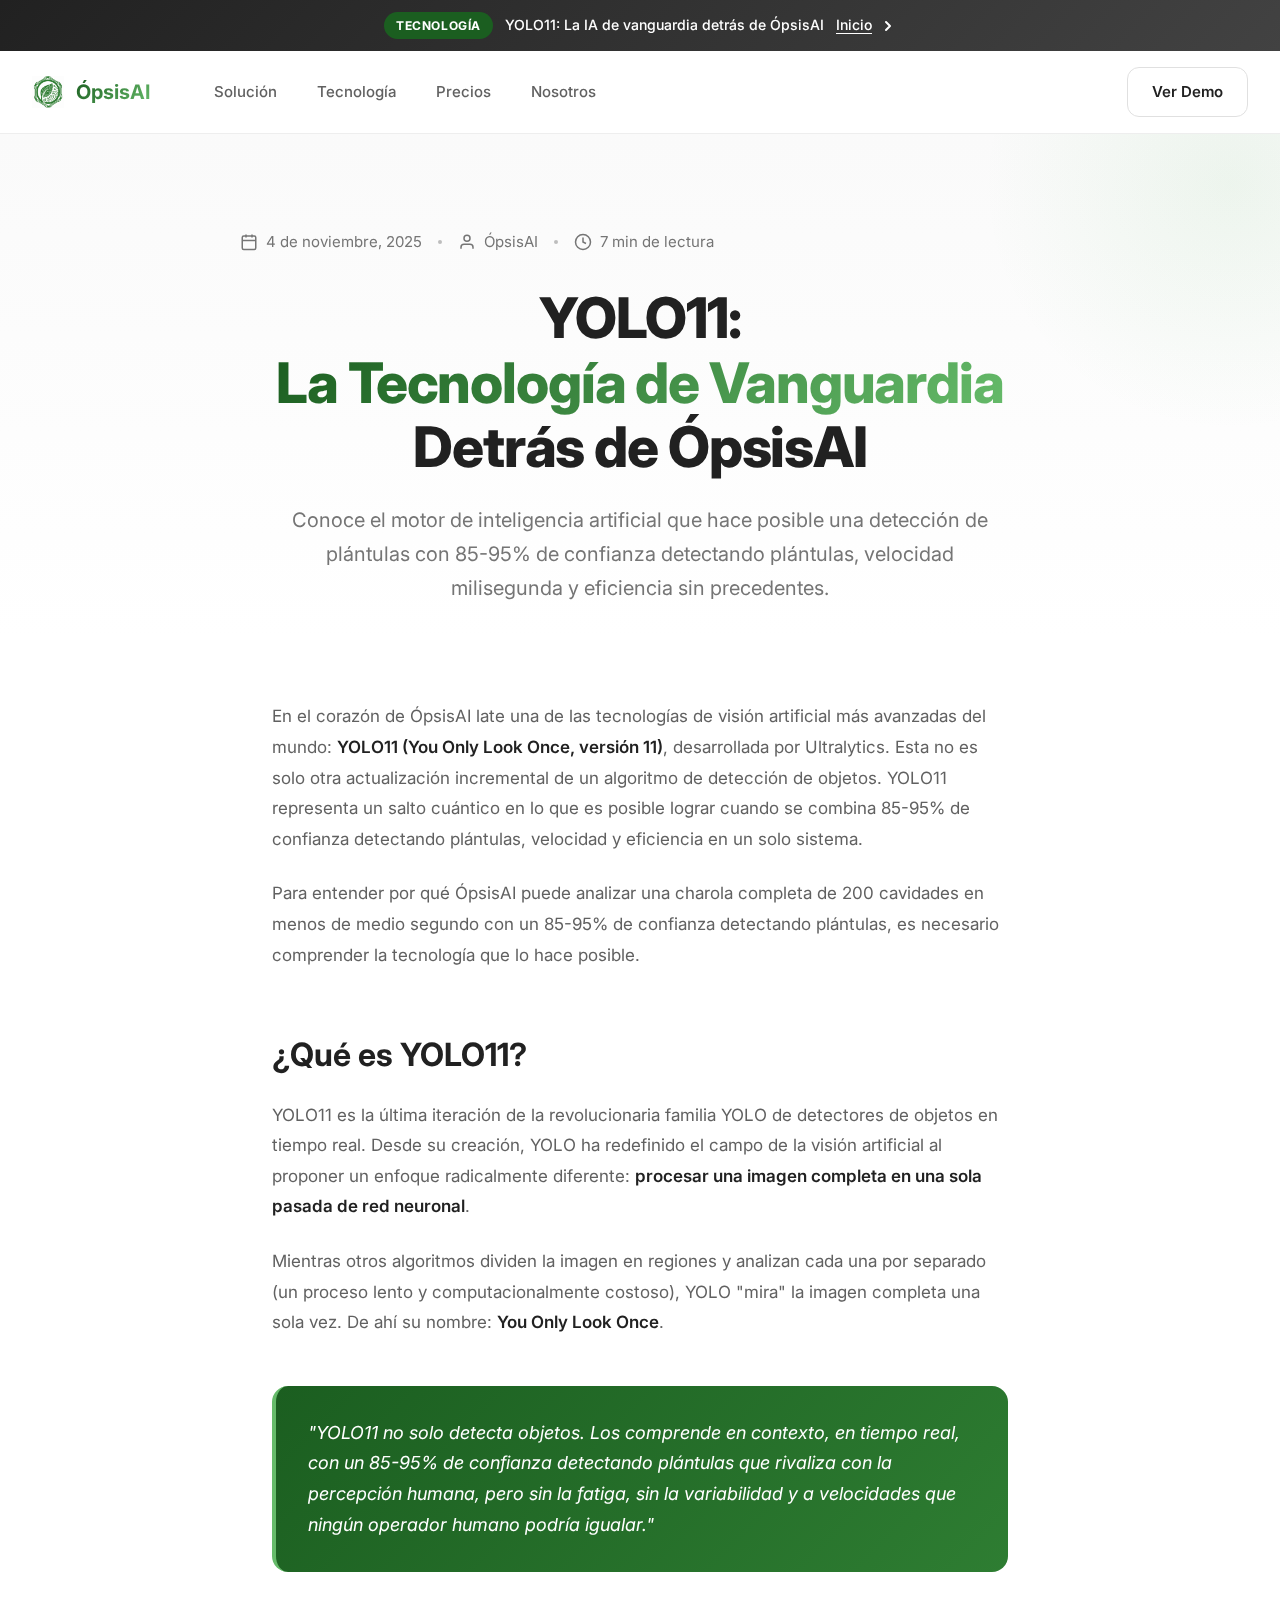
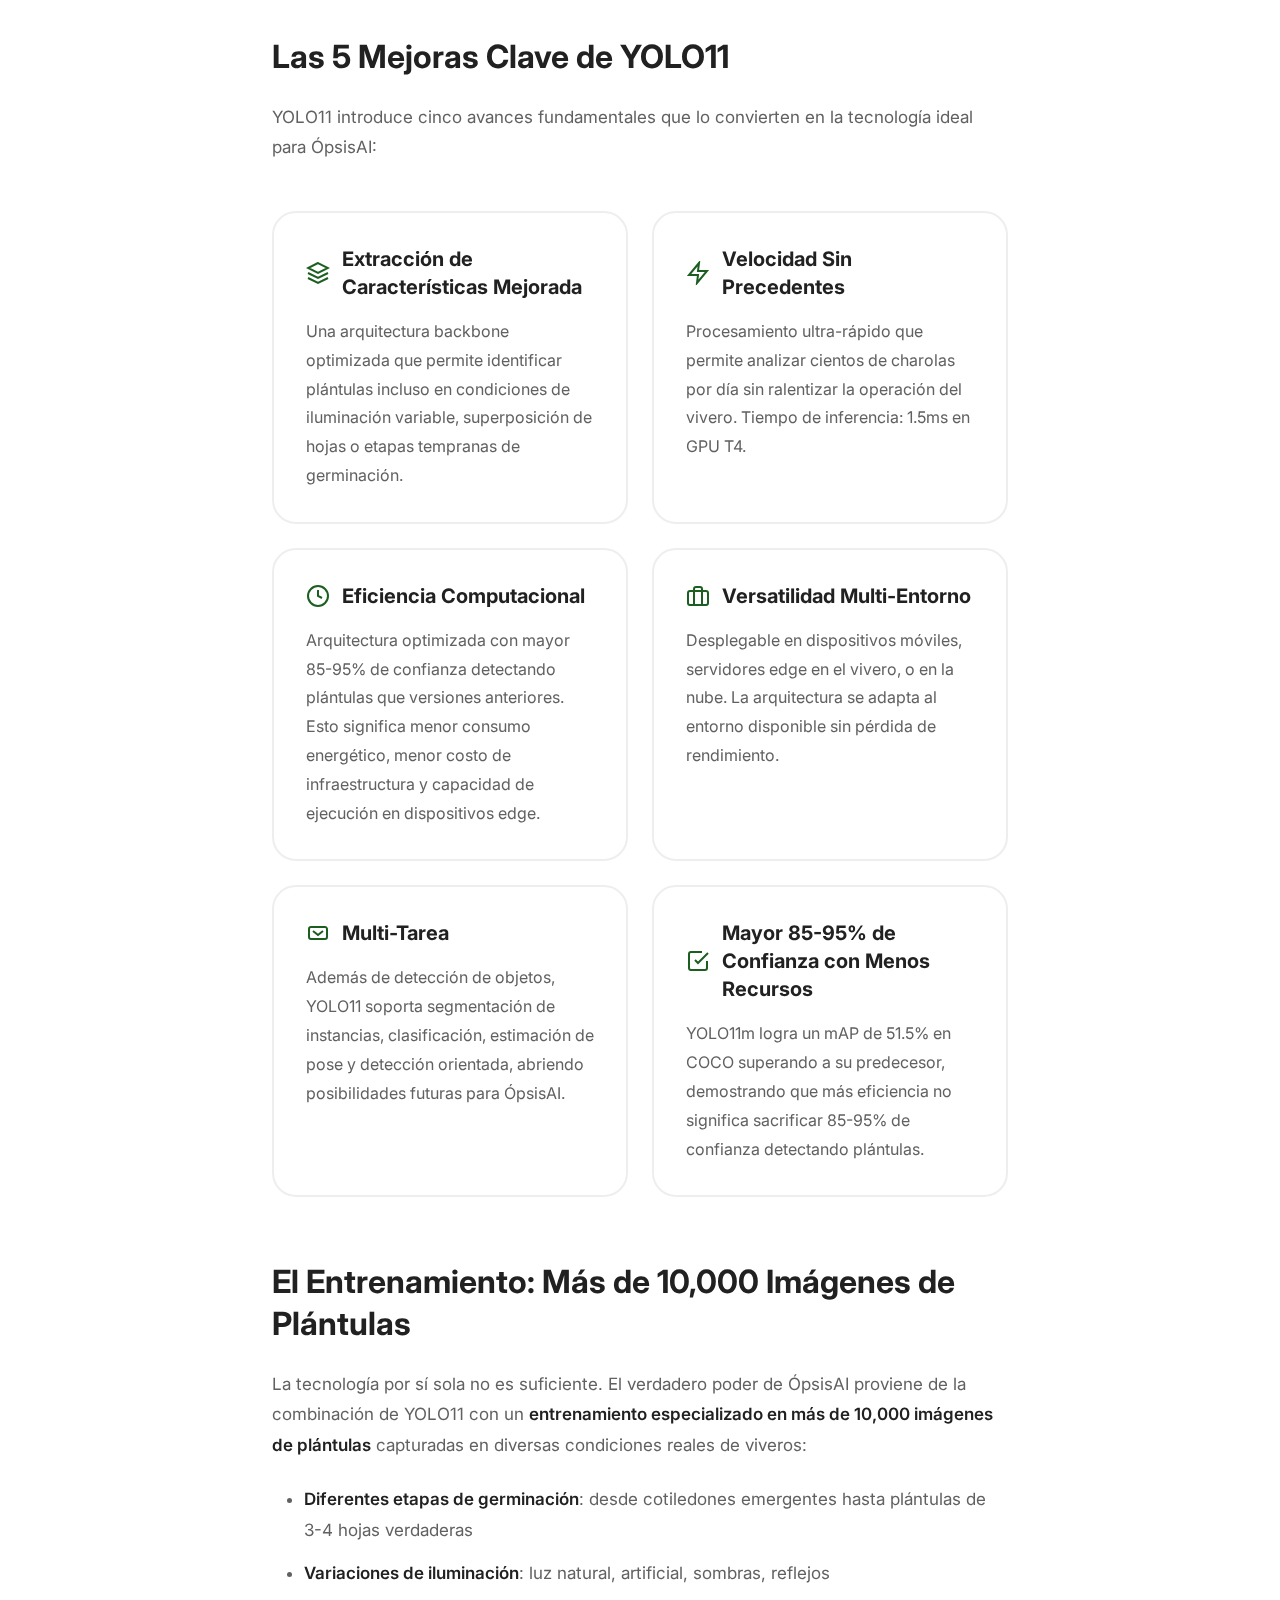
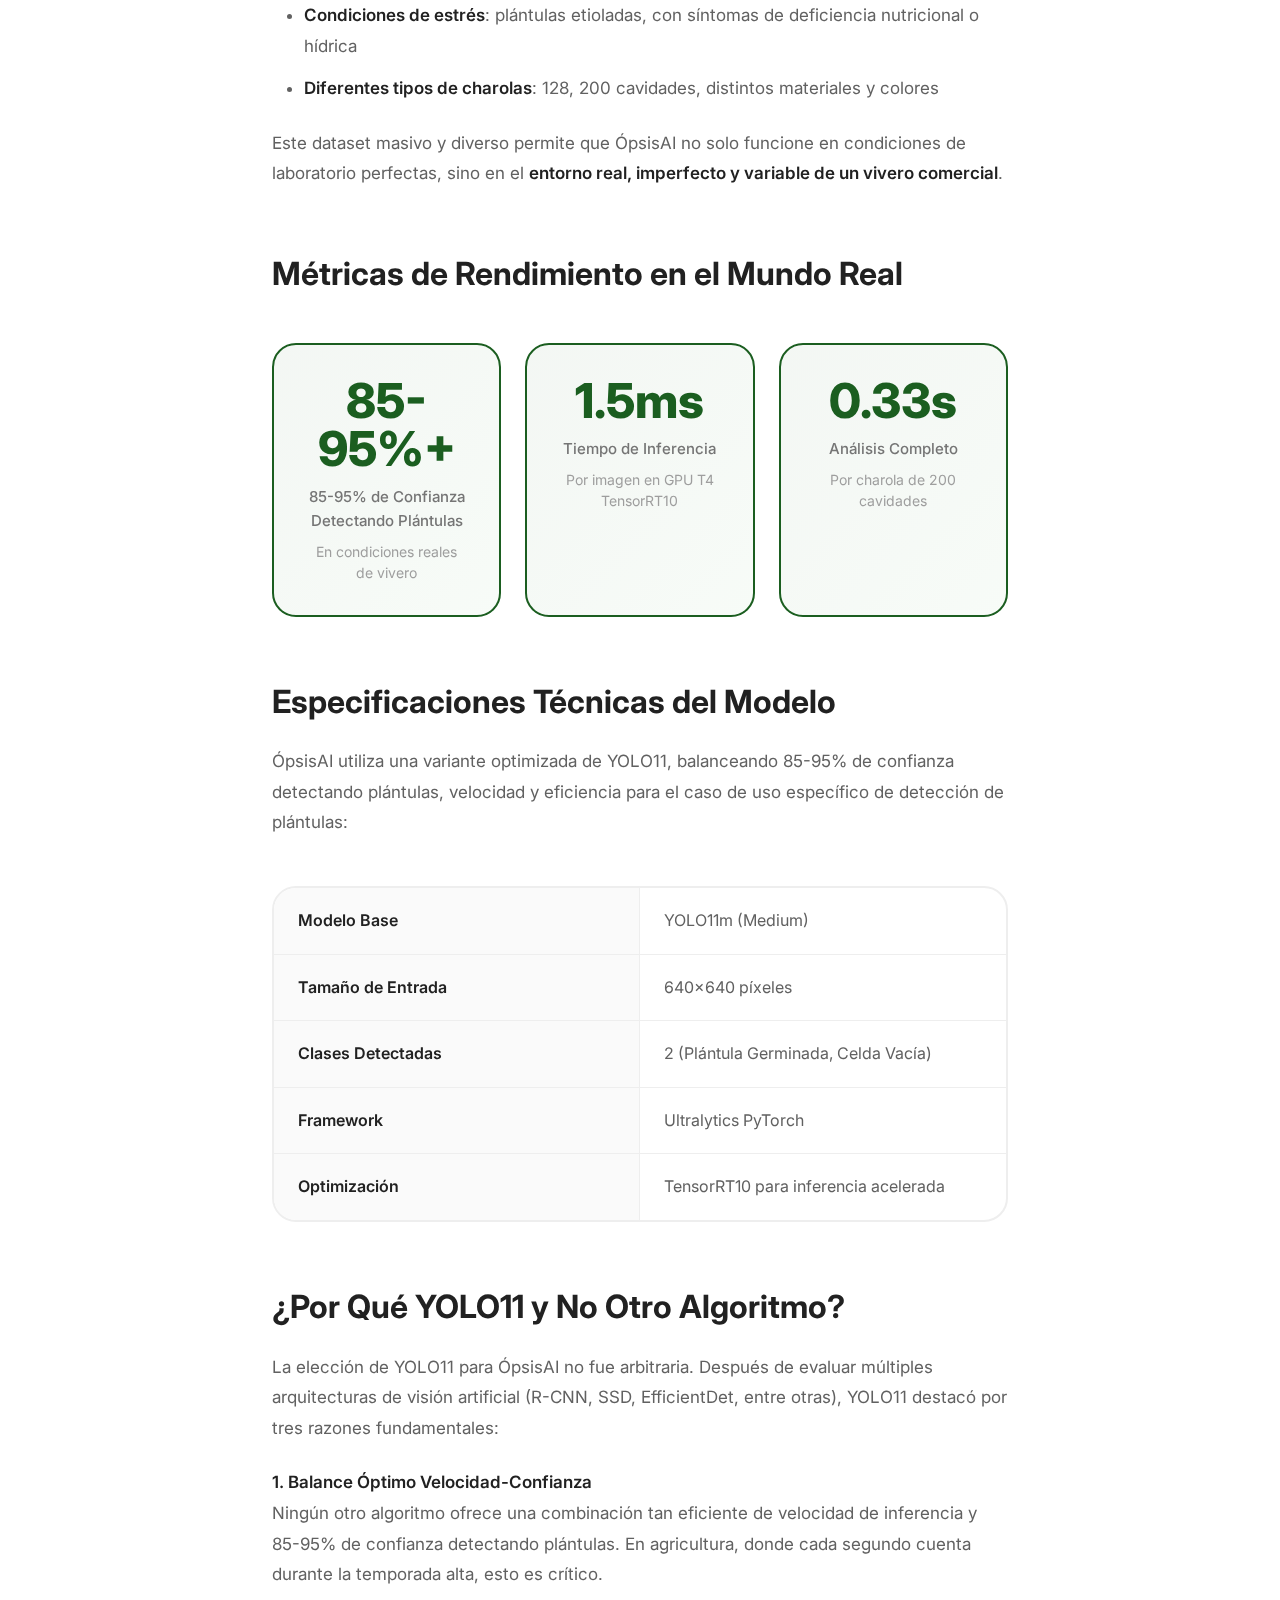
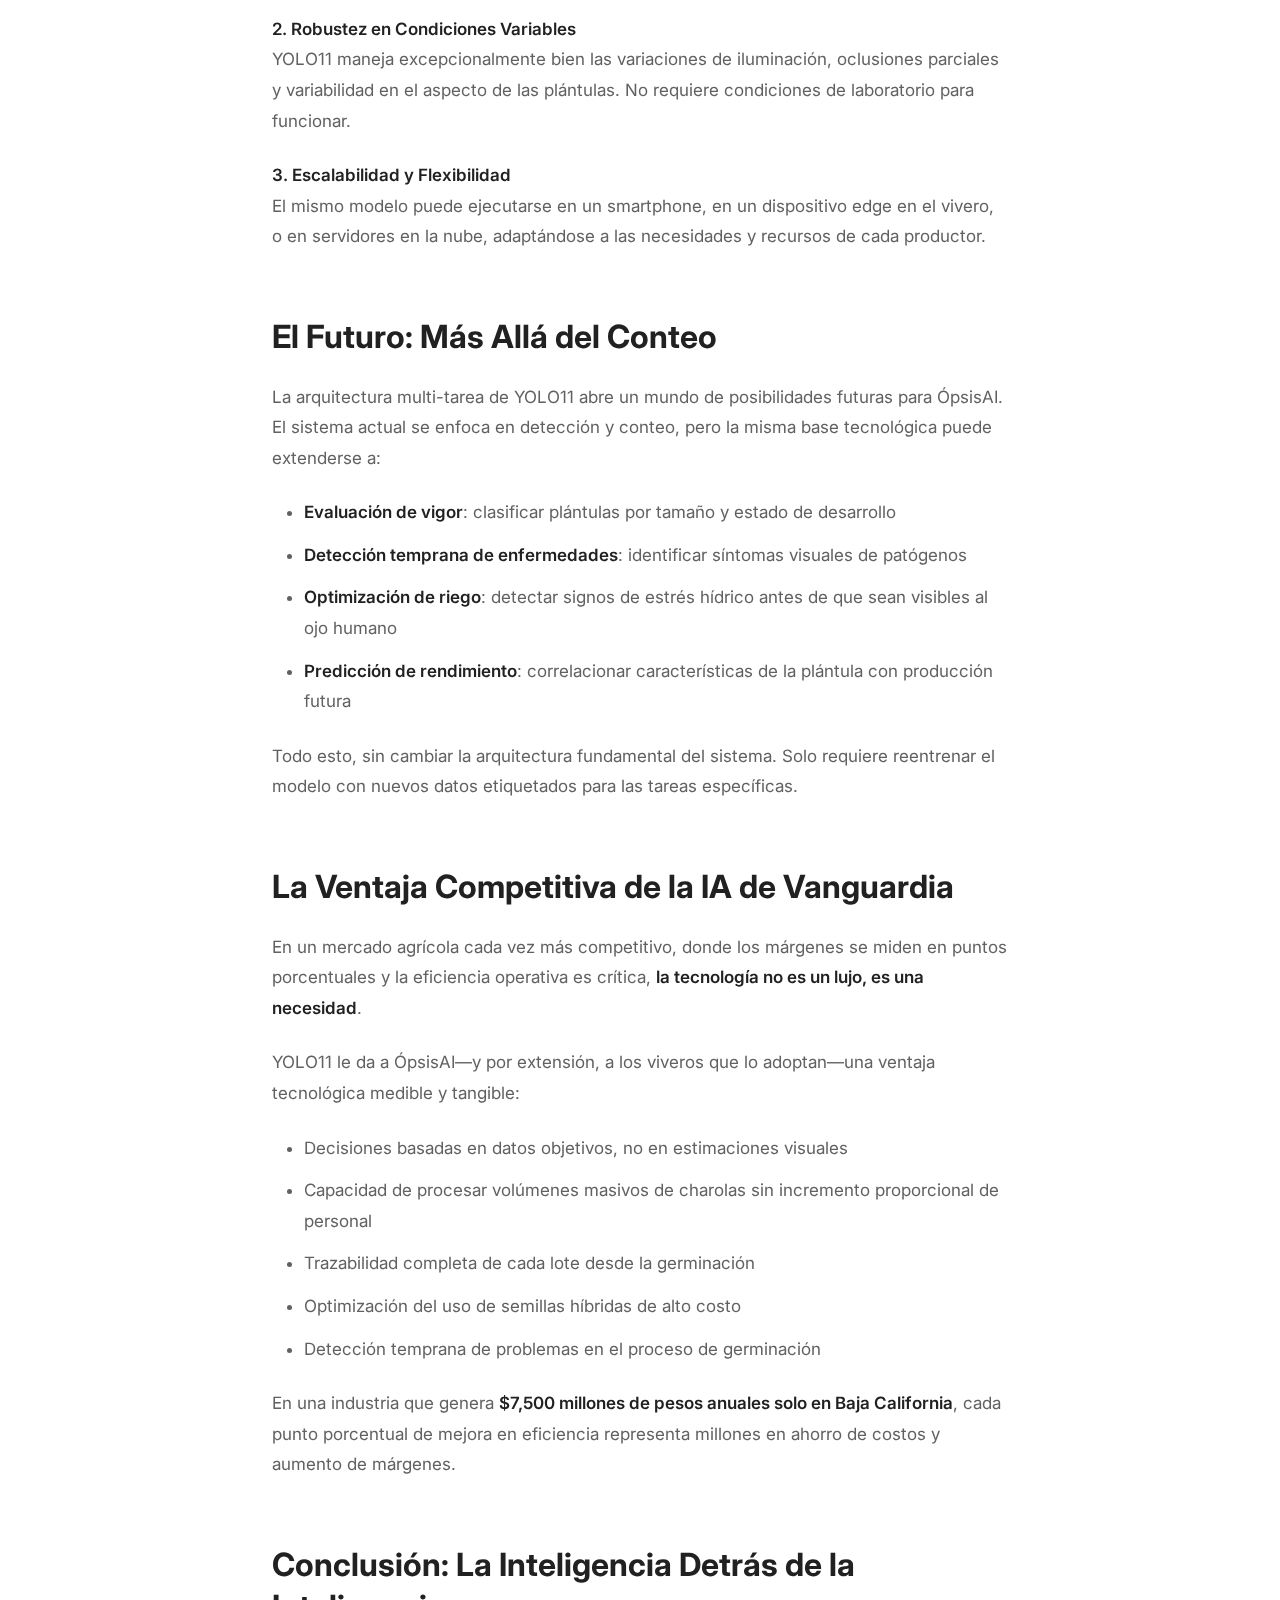
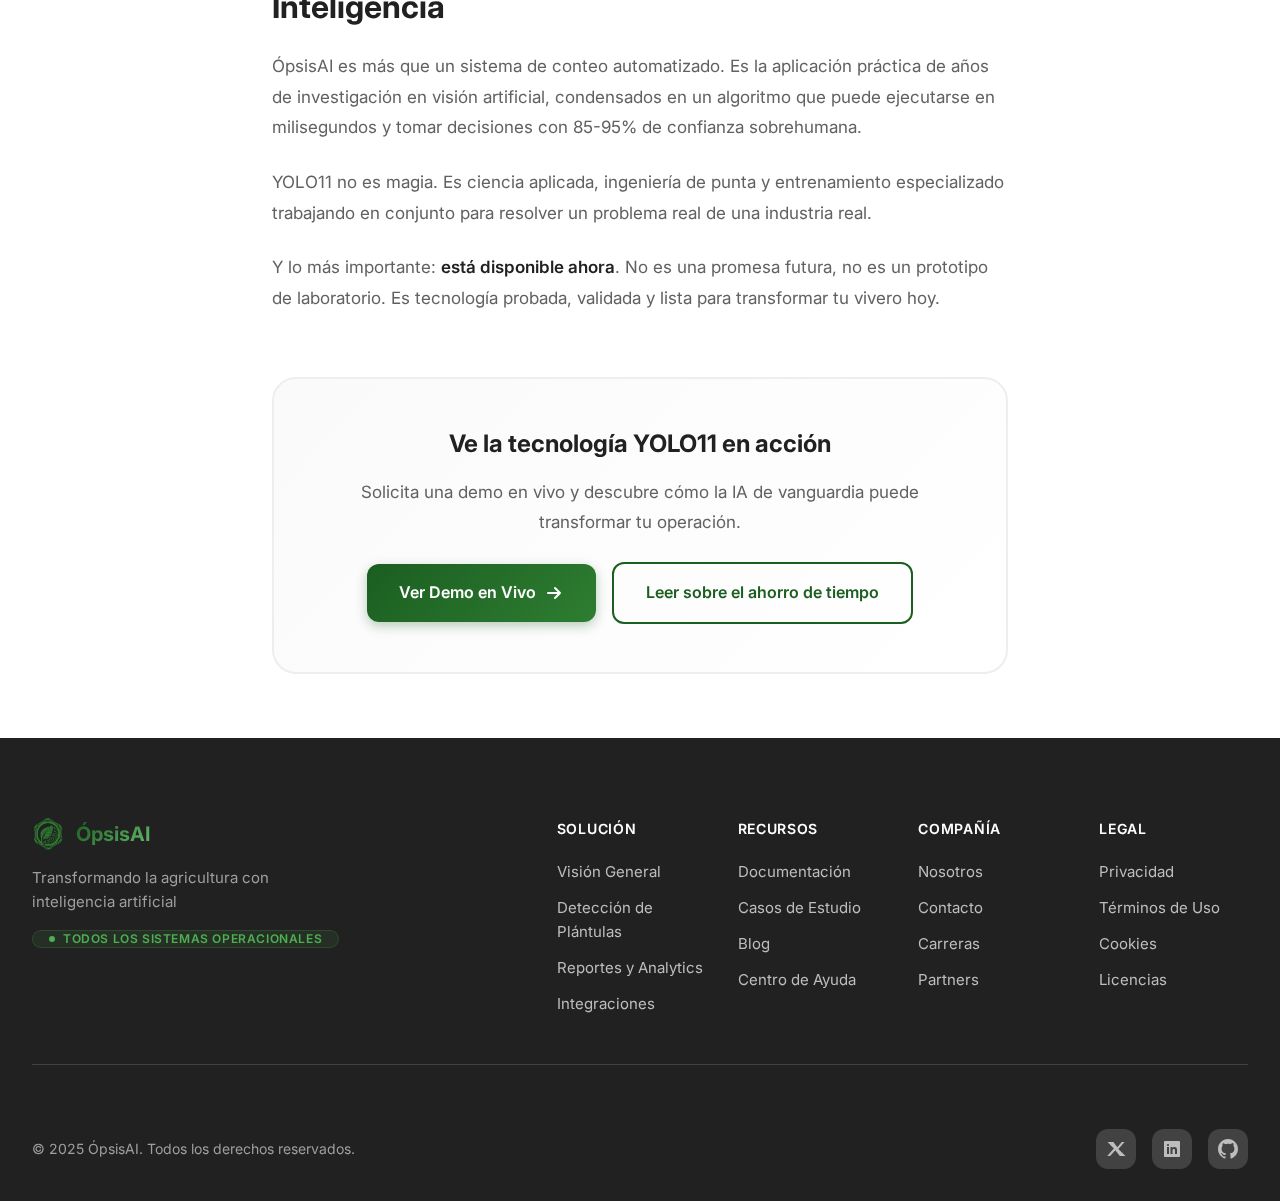
<file: tecnologia-yolo.html>
<!DOCTYPE html>
<html lang="es">
<head>
    <meta charset="UTF-8">
    <meta name="viewport" content="width=device-width, initial-scale=1.0">
    <meta name="description" content="Descubre la tecnología YOLO11 detrás de ÓpsisAI: visión artificial de vanguardia con 85-95% de confianza detectando plántulas y velocidad sin precedentes.">
    <title>YOLO11: La Tecnología de IA Detrás de ÓpsisAI - Blog ÓpsisAI</title>
    <link rel="icon" type="image/png" href="/home/angel/Descargas/logon.png">
    <link rel="stylesheet" href="static/style.css">
    <link rel="preconnect" href="https://fonts.googleapis.com">
    <link rel="preconnect" href="https://fonts.gstatic.com" crossorigin>
    <link href="https://fonts.googleapis.com/css2?family=Inter:wght@300;400;500;600;700;800&display=swap" rel="stylesheet">
    <style>
        /* Blog-specific styles */
        .blog-header {
            padding: var(--space-24) var(--space-8) var(--space-8);
            background: linear-gradient(180deg, var(--color-gray-50) 0%, var(--color-white) 100%);
            position: relative;
            overflow: hidden;
        }

        .blog-header::before {
            content: '';
            position: absolute;
            top: -200px;
            right: -200px;
            width: 500px;
            height: 500px;
            background: radial-gradient(circle, rgba(76, 175, 80, 0.08) 0%, transparent 70%);
            border-radius: 50%;
            pointer-events: none;
        }

        .blog-meta {
            max-width: 800px;
            margin: 0 auto var(--space-8);
            display: flex;
            flex-wrap: wrap;
            align-items: center;
            gap: var(--space-4);
            font-size: 0.9375rem;
            color: var(--color-gray-600);
        }

        .blog-meta-item {
            display: flex;
            align-items: center;
            gap: var(--space-2);
        }

        .blog-meta-divider {
            width: 4px;
            height: 4px;
            background: var(--color-gray-400);
            border-radius: 50%;
        }

        .blog-title-container {
            max-width: 800px;
            margin: 0 auto;
            text-align: center;
        }

        .blog-title {
            font-size: clamp(2rem, 5vw, 3.5rem);
            font-weight: var(--font-weight-extrabold);
            line-height: 1.15;
            letter-spacing: -0.02em;
            color: var(--color-gray-900);
            margin-bottom: var(--space-6);
        }

        .blog-subtitle {
            font-size: 1.25rem;
            line-height: 1.7;
            color: var(--color-gray-600);
            max-width: 700px;
            margin: 0 auto;
        }

        .blog-content {
            max-width: 800px;
            margin: 0 auto;
            padding: var(--space-16) var(--space-8);
        }

        .blog-content p {
            font-size: 1.0625rem;
            line-height: 1.8;
            color: var(--color-gray-700);
            margin-bottom: var(--space-6);
        }

        .blog-content h2 {
            font-size: 2rem;
            font-weight: var(--font-weight-bold);
            color: var(--color-gray-900);
            margin-top: var(--space-16);
            margin-bottom: var(--space-6);
            line-height: 1.3;
        }

        .blog-content h3 {
            font-size: 1.5rem;
            font-weight: var(--font-weight-bold);
            color: var(--color-gray-900);
            margin-top: var(--space-12);
            margin-bottom: var(--space-4);
            line-height: 1.4;
        }

        .blog-content strong {
            font-weight: var(--font-weight-semibold);
            color: var(--color-gray-900);
        }

        .blog-content ul {
            margin: var(--space-6) 0;
            padding-left: var(--space-8);
        }

        .blog-content li {
            font-size: 1.0625rem;
            line-height: 1.8;
            color: var(--color-gray-700);
            margin-bottom: var(--space-3);
        }

        .stats-grid {
            display: grid;
            grid-template-columns: repeat(3, 1fr);
            gap: var(--space-6);
            margin: var(--space-12) 0;
        }

        .stat-card {
            padding: var(--space-8);
            background: linear-gradient(135deg, var(--color-gray-50) 0%, var(--color-white) 100%);
            border: 2px solid var(--color-gray-200);
            border-radius: var(--radius-2xl);
            text-align: center;
            transition: all var(--transition-base);
        }

        .stat-card:hover {
            transform: translateY(-4px);
            box-shadow: var(--shadow-lg);
            border-color: var(--color-primary);
        }

        .stat-card.primary {
            background: linear-gradient(135deg, rgba(27, 94, 32, 0.05) 0%, rgba(102, 187, 106, 0.05) 100%);
            border-color: var(--color-primary);
        }

        .stat-number {
            font-size: 3rem;
            font-weight: var(--font-weight-extrabold);
            color: var(--color-primary);
            line-height: 1;
            margin-bottom: var(--space-3);
        }

        .stat-label {
            font-size: 0.9375rem;
            color: var(--color-gray-600);
            font-weight: var(--font-weight-medium);
            margin-bottom: var(--space-2);
        }

        .stat-description {
            font-size: 0.875rem;
            color: var(--color-gray-500);
            line-height: 1.5;
        }

        .feature-grid {
            display: grid;
            grid-template-columns: repeat(2, 1fr);
            gap: var(--space-6);
            margin: var(--space-12) 0;
        }

        .feature-highlight {
            padding: var(--space-8);
            background: var(--color-white);
            border: 2px solid var(--color-gray-200);
            border-radius: var(--radius-2xl);
            transition: all var(--transition-base);
        }

        .feature-highlight:hover {
            transform: translateY(-4px);
            box-shadow: var(--shadow-lg);
            border-color: var(--color-primary);
        }

        .feature-highlight h3 {
            margin-top: 0;
            font-size: 1.25rem;
            margin-bottom: var(--space-4);
            display: flex;
            align-items: center;
            gap: var(--space-3);
        }

        .feature-highlight svg {
            width: 24px;
            height: 24px;
            color: var(--color-primary);
            flex-shrink: 0;
        }

        .feature-highlight p {
            font-size: 1rem;
            margin-bottom: 0;
        }

        .tech-spec-table {
            margin: var(--space-12) 0;
            background: var(--color-white);
            border: 2px solid var(--color-gray-200);
            border-radius: var(--radius-2xl);
            overflow: hidden;
        }

        .tech-spec-row {
            display: grid;
            grid-template-columns: 1fr 1fr;
            gap: 0;
            border-bottom: 1px solid var(--color-gray-200);
        }

        .tech-spec-row:last-child {
            border-bottom: none;
        }

        .tech-spec-cell {
            padding: var(--space-5) var(--space-6);
        }

        .tech-spec-cell:first-child {
            border-right: 1px solid var(--color-gray-200);
            background: var(--color-gray-50);
            font-weight: var(--font-weight-semibold);
            color: var(--color-gray-900);
        }

        .tech-spec-cell:last-child {
            color: var(--color-gray-700);
        }

        .blog-quote {
            padding: var(--space-8);
            background: linear-gradient(135deg, var(--color-primary) 0%, var(--color-primary-light) 100%);
            border-left: 4px solid var(--color-accent);
            border-radius: var(--radius-xl);
            margin: var(--space-12) 0;
            color: var(--color-white);
            font-size: 1.125rem;
            line-height: 1.7;
            font-style: italic;
        }

        .blog-cta {
            margin-top: var(--space-16);
            padding: var(--space-12);
            background: linear-gradient(135deg, var(--color-gray-50) 0%, var(--color-white) 100%);
            border: 2px solid var(--color-gray-200);
            border-radius: var(--radius-2xl);
            text-align: center;
        }

        .blog-cta h3 {
            margin-top: 0;
            margin-bottom: var(--space-4);
        }

        .blog-cta p {
            margin-bottom: var(--space-6);
        }

        .blog-cta-buttons {
            display: flex;
            gap: var(--space-4);
            justify-content: center;
            align-items: center;
            flex-wrap: wrap;
        }

        .blog-cta .btn-outline {
            color: var(--color-primary);
            border-color: var(--color-primary);
        }

        .blog-cta .btn-outline:hover {
            background: var(--color-primary);
            color: var(--color-white);
        }

        @media (max-width: 768px) {
            .stats-grid {
                grid-template-columns: 1fr;
            }

            .feature-grid {
                grid-template-columns: 1fr;
            }

            .blog-cta-buttons {
                flex-direction: column;
            }

            .btn-primary,
            .btn-outline {
                width: 100%;
                justify-content: center;
            }
        }
    </style>
</head>
<body>

    <!-- Announcement Bar -->
    <div class="announcement-bar">
        <div class="announcement-content">
            <span class="announcement-badge">Tecnología</span>
            <span>YOLO11: La IA de vanguardia detrás de ÓpsisAI</span>
            <a href="index.html" class="announcement-link">
                Inicio
                <svg width="16" height="16" viewBox="0 0 16 16" fill="none" xmlns="http://www.w3.org/2000/svg">
                    <path d="M6 12L10 8L6 4" stroke="currentColor" stroke-width="2" stroke-linecap="round" stroke-linejoin="round"/>
                </svg>
            </a>
        </div>
    </div>

    <!-- Navigation -->
    <header class="navbar">
        <div class="navbar-container">
            <div class="nav-left">
                <a href="index.html" class="logo">
                    <div class="logo-icon">
                        <img src="static/images/logo.png" alt="Logo de ÓpsisAI" width="32" height="32">
                    </div>
                    <span class="logo-text">ÓpsisAI</span>
                </a>
                <nav class="nav-menu" id="nav-menu">
                    <a href="index.html#solucion" class="nav-link">Solución</a>
                    <a href="index.html#tecnologia" class="nav-link">Tecnología</a>
                    <a href="precios.html" class="nav-link">Precios</a>
                    <a href="index.html#nosotros" class="nav-link">Nosotros</a>
                </nav>
            </div>
            <div class="nav-right">
                <a href="demo.html" class="btn-secondary">Ver Demo</a>
                <button class="mobile-menu-toggle" id="mobile-menu-toggle" aria-label="Menú">
                    <span></span>
                    <span></span>
                    <span></span>
                </button>
            </div>
        </div>
    </header>

    <!-- Blog Header -->
    <div class="blog-header">
        <div class="blog-meta">
            <div class="blog-meta-item">
                <svg width="18" height="18" viewBox="0 0 24 24" fill="none" stroke="currentColor" stroke-width="2">
                    <rect x="3" y="4" width="18" height="18" rx="2" ry="2"></rect>
                    <line x1="16" y1="2" x2="16" y2="6"></line>
                    <line x1="8" y1="2" x2="8" y2="6"></line>
                    <line x1="3" y1="10" x2="21" y2="10"></line>
                </svg>
                <span>4 de noviembre, 2025</span>
            </div>
            <div class="blog-meta-divider"></div>
            <div class="blog-meta-item">
                <svg width="18" height="18" viewBox="0 0 24 24" fill="none" stroke="currentColor" stroke-width="2">
                    <path d="M20 21v-2a4 4 0 0 0-4-4H8a4 4 0 0 0-4 4v2"></path>
                    <circle cx="12" cy="7" r="4"></circle>
                </svg>
                <span>ÓpsisAI</span>
            </div>
            <div class="blog-meta-divider"></div>
            <div class="blog-meta-item">
                <svg width="18" height="18" viewBox="0 0 24 24" fill="none" stroke="currentColor" stroke-width="2">
                    <circle cx="12" cy="12" r="10"></circle>
                    <polyline points="12 6 12 12 16 14"></polyline>
                </svg>
                <span>7 min de lectura</span>
            </div>
        </div>

        <div class="blog-title-container">
            <h1 class="blog-title">YOLO11: <span class="gradient-text">La Tecnología de Vanguardia</span> Detrás de ÓpsisAI</h1>
            <p class="blog-subtitle">Conoce el motor de inteligencia artificial que hace posible una detección de plántulas con 85-95% de confianza detectando plántulas, velocidad milisegunda y eficiencia sin precedentes.</p>
        </div>
    </div>

    <!-- Blog Content -->
    <article class="blog-content">
        <p>
            En el corazón de ÓpsisAI late una de las tecnologías de visión artificial más avanzadas del mundo: <strong>YOLO11 (You Only Look Once, versión 11)</strong>, desarrollada por Ultralytics. Esta no es solo otra actualización incremental de un algoritmo de detección de objetos. YOLO11 representa un salto cuántico en lo que es posible lograr cuando se combina 85-95% de confianza detectando plántulas, velocidad y eficiencia en un solo sistema.
        </p>

        <p>
            Para entender por qué ÓpsisAI puede analizar una charola completa de 200 cavidades en menos de medio segundo con un 85-95% de confianza detectando plántulas, es necesario comprender la tecnología que lo hace posible.
        </p>

        <h2>¿Qué es YOLO11?</h2>

        <p>
            YOLO11 es la última iteración de la revolucionaria familia YOLO de detectores de objetos en tiempo real. Desde su creación, YOLO ha redefinido el campo de la visión artificial al proponer un enfoque radicalmente diferente: <strong>procesar una imagen completa en una sola pasada de red neuronal</strong>.
        </p>

        <p>
            Mientras otros algoritmos dividen la imagen en regiones y analizan cada una por separado (un proceso lento y computacionalmente costoso), YOLO "mira" la imagen completa una sola vez. De ahí su nombre: <strong>You Only Look Once</strong>.
        </p>

        <div class="blog-quote">
            "YOLO11 no solo detecta objetos. Los comprende en contexto, en tiempo real, con un 85-95% de confianza detectando plántulas que rivaliza con la percepción humana, pero sin la fatiga, sin la variabilidad y a velocidades que ningún operador humano podría igualar."
        </div>

        <h2>Las 5 Mejoras Clave de YOLO11</h2>

        <p>
            YOLO11 introduce cinco avances fundamentales que lo convierten en la tecnología ideal para ÓpsisAI:
        </p>

        <div class="feature-grid">
            <div class="feature-highlight">
                <h3>
                    <svg viewBox="0 0 24 24" fill="none" stroke="currentColor" stroke-width="2">
                        <path d="M12 2L2 7L12 12L22 7L12 2Z"></path>
                        <path d="M2 17L12 22L22 17"></path>
                        <path d="M2 12L12 17L22 12"></path>
                    </svg>
                    Extracción de Características Mejorada
                </h3>
                <p>Una arquitectura backbone optimizada que permite identificar plántulas incluso en condiciones de iluminación variable, superposición de hojas o etapas tempranas de germinación.</p>
            </div>

            <div class="feature-highlight">
                <h3>
                    <svg viewBox="0 0 24 24" fill="none" stroke="currentColor" stroke-width="2">
                        <path d="M13 2L3 14H12L11 22L21 10H12L13 2Z"></path>
                    </svg>
                    Velocidad Sin Precedentes
                </h3>
                <p>Procesamiento ultra-rápido que permite analizar cientos de charolas por día sin ralentizar la operación del vivero. Tiempo de inferencia: 1.5ms en GPU T4.</p>
            </div>

            <div class="feature-highlight">
                <h3>
                    <svg viewBox="0 0 24 24" fill="none" stroke="currentColor" stroke-width="2">
                        <circle cx="12" cy="12" r="10"></circle>
                        <path d="M12 6V12L16 14"></path>
                    </svg>
                    Eficiencia Computacional
                </h3>
                <p>Arquitectura optimizada con mayor 85-95% de confianza detectando plántulas que versiones anteriores. Esto significa menor consumo energético, menor costo de infraestructura y capacidad de ejecución en dispositivos edge.</p>
            </div>

            <div class="feature-highlight">
                <h3>
                    <svg viewBox="0 0 24 24" fill="none" stroke="currentColor" stroke-width="2">
                        <rect x="2" y="7" width="20" height="14" rx="2"></rect>
                        <path d="M16 21V5C16 3.89543 15.1046 3 14 3H10C8.89543 3 8 3.89543 8 5V21"></path>
                    </svg>
                    Versatilidad Multi-Entorno
                </h3>
                <p>Desplegable en dispositivos móviles, servidores edge en el vivero, o en la nube. La arquitectura se adapta al entorno disponible sin pérdida de rendimiento.</p>
            </div>

            <div class="feature-highlight">
                <h3>
                    <svg viewBox="0 0 24 24" fill="none" stroke="currentColor" stroke-width="2">
                        <path d="M21 16V8C21 6.89543 20.1046 6 19 6H5C3.89543 6 3 6.89543 3 8V16C3 17.1046 3.89543 18 5 18H19C20.1046 18 21 17.1046 21 16Z"></path>
                        <polyline points="7 10 12 14 17 10"></polyline>
                    </svg>
                    Multi-Tarea
                </h3>
                <p>Además de detección de objetos, YOLO11 soporta segmentación de instancias, clasificación, estimación de pose y detección orientada, abriendo posibilidades futuras para ÓpsisAI.</p>
            </div>

            <div class="feature-highlight">
                <h3>
                    <svg viewBox="0 0 24 24" fill="none" stroke="currentColor" stroke-width="2">
                        <path d="M9 11L12 14L22 4"></path>
                        <path d="M21 12V19C21 20.1046 20.1046 21 19 21H5C3.89543 21 3 20.1046 3 19V5C3 3.89543 3.89543 3 5 3H16"></path>
                    </svg>
                    Mayor 85-95% de Confianza con Menos Recursos
                </h3>
                <p>YOLO11m logra un mAP de 51.5% en COCO superando a su predecesor, demostrando que más eficiencia no significa sacrificar 85-95% de confianza detectando plántulas.</p>
            </div>
        </div>

        <h2>El Entrenamiento: Más de 10,000 Imágenes de Plántulas</h2>

        <p>
            La tecnología por sí sola no es suficiente. El verdadero poder de ÓpsisAI proviene de la combinación de YOLO11 con un <strong>entrenamiento especializado en más de 10,000 imágenes de plántulas</strong> capturadas en diversas condiciones reales de viveros:
        </p>

        <ul>
            <li><strong>Diferentes etapas de germinación</strong>: desde cotiledones emergentes hasta plántulas de 3-4 hojas verdaderas</li>
            <li><strong>Variaciones de iluminación</strong>: luz natural, artificial, sombras, reflejos</li>
            <li><strong>Condiciones de estrés</strong>: plántulas etioladas, con síntomas de deficiencia nutricional o hídrica</li>
            <li><strong>Diferentes tipos de charolas</strong>: 128, 200 cavidades, distintos materiales y colores</li>
        </ul>

        <p>
            Este dataset masivo y diverso permite que ÓpsisAI no solo funcione en condiciones de laboratorio perfectas, sino en el <strong>entorno real, imperfecto y variable de un vivero comercial</strong>.
        </p>

        <h2>Métricas de Rendimiento en el Mundo Real</h2>

        <div class="stats-grid">
            <div class="stat-card primary">
                <div class="stat-number">85-95%+</div>
                <div class="stat-label">85-95% de Confianza Detectando Plántulas</div>
                <div class="stat-description">En condiciones reales de vivero</div>
            </div>
            <div class="stat-card primary">
                <div class="stat-number">1.5ms</div>
                <div class="stat-label">Tiempo de Inferencia</div>
                <div class="stat-description">Por imagen en GPU T4 TensorRT10</div>
            </div>
            <div class="stat-card primary">
                <div class="stat-number">0.33s</div>
                <div class="stat-label">Análisis Completo</div>
                <div class="stat-description">Por charola de 200 cavidades</div>
            </div>
        </div>

        <h2>Especificaciones Técnicas del Modelo</h2>

        <p>
            ÓpsisAI utiliza una variante optimizada de YOLO11, balanceando 85-95% de confianza detectando plántulas, velocidad y eficiencia para el caso de uso específico de detección de plántulas:
        </p>

        <div class="tech-spec-table">
            <div class="tech-spec-row">
                <div class="tech-spec-cell">Modelo Base</div>
                <div class="tech-spec-cell">YOLO11m (Medium)</div>
            </div>
            <div class="tech-spec-row">
                <div class="tech-spec-cell">Tamaño de Entrada</div>
                <div class="tech-spec-cell">640×640 píxeles</div>
            </div>
            <div class="tech-spec-row">
                <div class="tech-spec-cell">Clases Detectadas</div>
                <div class="tech-spec-cell">2 (Plántula Germinada, Celda Vacía)</div>
            </div>
            <div class="tech-spec-row">
                <div class="tech-spec-cell">Framework</div>
                <div class="tech-spec-cell">Ultralytics PyTorch</div>
            </div>
            <div class="tech-spec-row">
                <div class="tech-spec-cell">Optimización</div>
                <div class="tech-spec-cell">TensorRT10 para inferencia acelerada</div>
            </div>
        </div>

        <h2>¿Por Qué YOLO11 y No Otro Algoritmo?</h2>

        <p>
            La elección de YOLO11 para ÓpsisAI no fue arbitraria. Después de evaluar múltiples arquitecturas de visión artificial (R-CNN, SSD, EfficientDet, entre otras), YOLO11 destacó por tres razones fundamentales:
        </p>

        <p>
            <strong>1. Balance Óptimo Velocidad-Confianza</strong><br>
            Ningún otro algoritmo ofrece una combinación tan eficiente de velocidad de inferencia y 85-95% de confianza detectando plántulas. En agricultura, donde cada segundo cuenta durante la temporada alta, esto es crítico.
        </p>

        <p>
            <strong>2. Robustez en Condiciones Variables</strong><br>
            YOLO11 maneja excepcionalmente bien las variaciones de iluminación, oclusiones parciales y variabilidad en el aspecto de las plántulas. No requiere condiciones de laboratorio para funcionar.
        </p>

        <p>
            <strong>3. Escalabilidad y Flexibilidad</strong><br>
            El mismo modelo puede ejecutarse en un smartphone, en un dispositivo edge en el vivero, o en servidores en la nube, adaptándose a las necesidades y recursos de cada productor.
        </p>

        <h2>El Futuro: Más Allá del Conteo</h2>

        <p>
            La arquitectura multi-tarea de YOLO11 abre un mundo de posibilidades futuras para ÓpsisAI. El sistema actual se enfoca en detección y conteo, pero la misma base tecnológica puede extenderse a:
        </p>

        <ul>
            <li><strong>Evaluación de vigor</strong>: clasificar plántulas por tamaño y estado de desarrollo</li>
            <li><strong>Detección temprana de enfermedades</strong>: identificar síntomas visuales de patógenos</li>
            <li><strong>Optimización de riego</strong>: detectar signos de estrés hídrico antes de que sean visibles al ojo humano</li>
            <li><strong>Predicción de rendimiento</strong>: correlacionar características de la plántula con producción futura</li>
        </ul>

        <p>
            Todo esto, sin cambiar la arquitectura fundamental del sistema. Solo requiere reentrenar el modelo con nuevos datos etiquetados para las tareas específicas.
        </p>

        <h2>La Ventaja Competitiva de la IA de Vanguardia</h2>

        <p>
            En un mercado agrícola cada vez más competitivo, donde los márgenes se miden en puntos porcentuales y la eficiencia operativa es crítica, <strong>la tecnología no es un lujo, es una necesidad</strong>.
        </p>

        <p>
            YOLO11 le da a ÓpsisAI—y por extensión, a los viveros que lo adoptan—una ventaja tecnológica medible y tangible:
        </p>

        <ul>
            <li>Decisiones basadas en datos objetivos, no en estimaciones visuales</li>
            <li>Capacidad de procesar volúmenes masivos de charolas sin incremento proporcional de personal</li>
            <li>Trazabilidad completa de cada lote desde la germinación</li>
            <li>Optimización del uso de semillas híbridas de alto costo</li>
            <li>Detección temprana de problemas en el proceso de germinación</li>
        </ul>

        <p>
            En una industria que genera <strong>$7,500 millones de pesos anuales solo en Baja California</strong>, cada punto porcentual de mejora en eficiencia representa millones en ahorro de costos y aumento de márgenes.
        </p>

        <h2>Conclusión: La Inteligencia Detrás de la Inteligencia</h2>

        <p>
            ÓpsisAI es más que un sistema de conteo automatizado. Es la aplicación práctica de años de investigación en visión artificial, condensados en un algoritmo que puede ejecutarse en milisegundos y tomar decisiones con 85-95% de confianza sobrehumana.
        </p>

        <p>
            YOLO11 no es magia. Es ciencia aplicada, ingeniería de punta y entrenamiento especializado trabajando en conjunto para resolver un problema real de una industria real.
        </p>

        <p>
            Y lo más importante: <strong>está disponible ahora</strong>. No es una promesa futura, no es un prototipo de laboratorio. Es tecnología probada, validada y lista para transformar tu vivero hoy.
        </p>

        <!-- Call to Action -->
        <div class="blog-cta">
            <h3>Ve la tecnología YOLO11 en acción</h3>
            <p>Solicita una demo en vivo y descubre cómo la IA de vanguardia puede transformar tu operación.</p>
            <div class="blog-cta-buttons">
                <a href="demo.html" class="btn-primary">
                    <span>Ver Demo en Vivo</span>
                    <svg width="20" height="20" viewBox="0 0 20 20" fill="none">
                        <path d="M4 10H16M16 10L11 5M16 10L11 15" stroke="currentColor" stroke-width="2" stroke-linecap="round"/>
                    </svg>
                </a>
                <a href="reduccion-de-tiempo.html" class="btn-outline">Leer sobre el ahorro de tiempo</a>
            </div>
        </div>
    </article>

    <!-- Footer -->
    <footer class="site-footer">
        <div class="footer-container">
            <div class="footer-main">
                <div class="footer-brand">
                    <a href="index.html" class="logo">
                        <div class="logo-icon">
                            <img src="static/images/logon.png" alt="Logo de ÓpsisAI" width="32" height="32">
                        </div>
                        <span class="logo-text">ÓpsisAI</span>
                    </a>
                    <p class="footer-tagline">Transformando la agricultura con inteligencia artificial</p>
                    <div class="status-indicator">
                        <span class="status-dot"></span>
                        <span>Todos los sistemas operacionales</span>
                    </div>
                </div>

                <div class="footer-links">
                    <div class="link-column">
                        <h4>Solución</h4>
                        <a href="index.html">Visión General</a>
                        <a href="index.html#solucion">Detección de Plántulas</a>
                        <a href="#">Reportes y Analytics</a>
                        <a href="#">Integraciones</a>
                    </div>
                    <div class="link-column">
                        <h4>Recursos</h4>
                        <a href="#">Documentación</a>
                        <a href="#">Casos de Estudio</a>
                        <a href="reduccion-de-tiempo.html">Blog</a>
                        <a href="#">Centro de Ayuda</a>
                    </div>
                    <div class="link-column">
                        <h4>Compañía</h4>
                        <a href="#">Nosotros</a>
                        <a href="#">Contacto</a>
                        <a href="#">Carreras</a>
                        <a href="#">Partners</a>
                    </div>
                    <div class="link-column">
                        <h4>Legal</h4>
                        <a href="#">Privacidad</a>
                        <a href="#">Términos de Uso</a>
                        <a href="#">Cookies</a>
                        <a href="#">Licencias</a>
                    </div>
                </div>
            </div>

            <div class="footer-bottom">
                <p>&copy; 2025 ÓpsisAI. Todos los derechos reservados.</p>
                <div class="footer-social">
                    <a href="#" aria-label="Twitter">
                        <svg width="20" height="20" viewBox="0 0 20 20" fill="none">
                            <path d="M15.751 3h2.824l-6.173 7.056L19.5 17h-5.687l-4.455-5.825L4.067 17H1.24l6.604-7.547L1.5 3h5.833l4.026 5.325L15.751 3z" fill="currentColor"/>
                        </svg>
                    </a>
                    <a href="#" aria-label="LinkedIn">
                        <svg width="20" height="20" viewBox="0 0 20 20" fill="none">
                            <path d="M17 2H3c-.55 0-1 .45-1 1v14c0 .55.45 1 1 1h14c.55 0 1-.45 1-1V3c0-.55-.45-1-1-1zM7 15H5V8h2v7zM6 7c-.55 0-1-.45-1-1s.45-1 1-1 1 .45 1 1-.45 1-1 1zm9 8h-2v-3.5c0-1.93-2.5-1.78-2.5 0V15h-2V8h2v1.15c.88-1.63 4.5-1.75 4.5 1.56V15z" fill="currentColor"/>
                        </svg>
                    </a>
                    <a href="#" aria-label="GitHub">
                        <svg width="20" height="20" viewBox="0 0 20 20" fill="none">
                            <path fill-rule="evenodd" clip-rule="evenodd" d="M10 0C4.477 0 0 4.477 0 10c0 4.42 2.865 8.17 6.839 9.49.5.092.682-.217.682-.482 0-.237-.008-.866-.013-1.7-2.782.603-3.369-1.34-3.369-1.34-.454-1.156-1.11-1.463-1.11-1.463-.908-.62.069-.608.069-.608 1.003.07 1.531 1.03 1.531 1.03.892 1.529 2.341 1.087 2.91.831.092-.646.35-1.086.636-1.336-2.22-.253-4.555-1.11-4.555-4.943 0-1.091.39-1.984 1.029-2.683-.103-.253-.446-1.27.098-2.647 0 0 .84-.269 2.75 1.025A9.578 9.578 0 0110 4.836c.85.004 1.705.114 2.504.336 1.909-1.294 2.747-1.025 2.747-1.025.546 1.377.203 2.394.1 2.647.64.699 1.028 1.592 1.028 2.683 0 3.842-2.339 4.687-4.566 4.935.359.309.678.919.678 1.852 0 1.336-.012 2.415-.012 2.743 0 .267.18.578.688.48C17.137 18.165 20 14.418 20 10c0-5.523-4.477-10-10-10z" fill="currentColor"/>
                        </svg>
                    </a>
                </div>
            </div>
        </div>
    </footer>

    <!-- Mobile Menu Script -->
    <script>
        // === Mobile Menu Toggle ===
        const mobileMenuToggle = document.getElementById('mobile-menu-toggle');
        const navMenu = document.getElementById('nav-menu');

        if (mobileMenuToggle && navMenu) {
            mobileMenuToggle.addEventListener('click', () => {
                navMenu.classList.toggle('active');
                mobileMenuToggle.classList.toggle('active');
            });

            // Close menu when clicking on links
            const navLinks = navMenu.querySelectorAll('.nav-link');
            navLinks.forEach(link => {
                link.addEventListener('click', () => {
                    navMenu.classList.remove('active');
                    mobileMenuToggle.classList.remove('active');
                });
            });

            // Close menu when clicking outside
            document.addEventListener('click', (e) => {
                if (!e.target.closest('.navbar')) {
                    navMenu.classList.remove('active');
                    mobileMenuToggle.classList.remove('active');
                }
            });
        }
    </script>

</body>
</html>
</file>
<file: static/style.css>
/* =====================================================
   ÓPSISAI - Professional Design System
   Inspired by Framer's elegant and modern aesthetic
   ===================================================== */

/* --------------------
   CSS Variables & Design Tokens
   -------------------- */
:root {
    /* Color Palette */
    --color-primary: #1B5E20;
    --color-primary-light: #2E7D32;
    --color-primary-dark: #0D3D13;
    --color-secondary: #4CAF50;
    --color-accent: #66BB6A;
    
    /* Neutrals */
    --color-white: #FFFFFF;
    --color-gray-50: #FAFAFA;
    --color-gray-100: #F5F5F5;
    --color-gray-200: #EEEEEE;
    --color-gray-300: #E0E0E0;
    --color-gray-400: #BDBDBD;
    --color-gray-500: #9E9E9E;
    --color-gray-600: #757575;
    --color-gray-700: #616161;
    --color-gray-800: #424242;
    --color-gray-900: #212121;
    
    /* Semantic Colors */
    --color-success: #4CAF50;
    --color-error: #F44336;
    --color-warning: #FF9800;
    --color-info: #2196F3;
    
    /* Typography */
    --font-family: 'Inter', -apple-system, BlinkMacSystemFont, 'Segoe UI', Roboto, sans-serif;
    --font-weight-light: 300;
    --font-weight-regular: 400;
    --font-weight-medium: 500;
    --font-weight-semibold: 600;
    --font-weight-bold: 700;
    --font-weight-extrabold: 800;
    
    /* Spacing Scale */
    --space-1: 0.25rem;
    --space-2: 0.5rem;
    --space-3: 0.75rem;
    --space-4: 1rem;
    --space-5: 1.25rem;
    --space-6: 1.5rem;
    --space-8: 2rem;
    --space-10: 2.5rem;
    --space-12: 3rem;
    --space-16: 4rem;
    --space-20: 5rem;
    --space-24: 6rem;
    
    /* Border Radius */
    --radius-sm: 0.375rem;
    --radius-md: 0.5rem;
    --radius-lg: 0.75rem;
    --radius-xl: 1rem;
    --radius-2xl: 1.5rem;
    --radius-full: 9999px;
    
    /* Shadows */
    --shadow-sm: 0 1px 2px 0 rgba(0, 0, 0, 0.05);
    --shadow-md: 0 4px 6px -1px rgba(0, 0, 0, 0.1), 0 2px 4px -1px rgba(0, 0, 0, 0.06);
    --shadow-lg: 0 10px 15px -3px rgba(0, 0, 0, 0.1), 0 4px 6px -2px rgba(0, 0, 0, 0.05);
    --shadow-xl: 0 20px 25px -5px rgba(0, 0, 0, 0.1), 0 10px 10px -5px rgba(0, 0, 0, 0.04);
    --shadow-2xl: 0 25px 50px -12px rgba(0, 0, 0, 0.25);
    
    /* Transitions */
    --transition-fast: 150ms cubic-bezier(0.4, 0, 0.2, 1);
    --transition-base: 200ms cubic-bezier(0.4, 0, 0.2, 1);
    --transition-slow: 300ms cubic-bezier(0.4, 0, 0.2, 1);
    --transition-spring: 400ms cubic-bezier(0.34, 1.56, 0.64, 1);
}

/* --------------------
   Global Reset
   -------------------- */
*,
*::before,
*::after {
    box-sizing: border-box;
    margin: 0;
    padding: 0;
}

html {
    scroll-behavior: smooth;
    -webkit-font-smoothing: antialiased;
    -moz-osx-font-smoothing: grayscale;
}

body {
    font-family: var(--font-family);
    font-size: 1rem;
    line-height: 1.6;
    color: var(--color-gray-900);
    background-color: var(--color-white);
    overflow-x: hidden;
}

img {
    max-width: 100%;
    height: auto;
    display: block;
}

a {
    color: inherit;
    text-decoration: none;
}

button {
    font-family: inherit;
    cursor: pointer;
    border: none;
    background: none;
}

/* --------------------
   Announcement Bar
   -------------------- */
.announcement-bar {
    background: linear-gradient(135deg, var(--color-gray-900) 0%, var(--color-gray-800) 100%);
    color: var(--color-white);
    padding: var(--space-3) var(--space-4);
    text-align: center;
    position: relative;
    overflow: hidden;
}

.announcement-bar::before {
    content: '';
    position: absolute;
    top: 0;
    left: -100%;
    width: 100%;
    height: 100%;
    background: linear-gradient(90deg, transparent, rgba(255, 255, 255, 0.1), transparent);
    animation: shimmer 3s infinite;
}

@keyframes shimmer {
    to {
        left: 100%;
    }
}

.announcement-content {
    display: flex;
    align-items: center;
    justify-content: center;
    gap: var(--space-3);
    font-size: 0.875rem;
    font-weight: var(--font-weight-medium);
}

.announcement-badge {
    background: var(--color-primary);
    color: var(--color-white);
    padding: var(--space-1) var(--space-3);
    border-radius: var(--radius-full);
    font-size: 0.75rem;
    font-weight: var(--font-weight-bold);
    text-transform: uppercase;
    letter-spacing: 0.05em;
}

.announcement-link {
    display: inline-flex;
    align-items: center;
    gap: var(--space-2);
    color: var(--color-white);
    text-decoration: underline;
    text-underline-offset: 3px;
    transition: all var(--transition-base);
}

.announcement-link:hover {
    color: var(--color-accent);
    gap: var(--space-3);
}

.announcement-link svg {
    width: 16px;
    height: 16px;
    transition: transform var(--transition-base);
}

.announcement-link:hover svg {
    transform: translateX(4px);
}

/* --------------------
   Navbar
   -------------------- */
.navbar {
    position: sticky;
    top: 0;
    z-index: 100;
    background: rgba(255, 255, 255, 0.8);
    backdrop-filter: blur(20px) saturate(180%);
    -webkit-backdrop-filter: blur(20px) saturate(180%);
    border-bottom: 1px solid var(--color-gray-200);
    transition: all var(--transition-base);
}

.navbar-container {
    max-width: 1440px;
    margin: 0 auto;
    padding: var(--space-4) var(--space-8);
    display: flex;
    justify-content: space-between;
    align-items: center;
}

.nav-left {
    display: flex;
    align-items: center;
    gap: var(--space-12);
}

.logo {
    display: inline-flex;
    align-items: center;
    gap: var(--space-3);
    font-size: 1.25rem;
    font-weight: var(--font-weight-bold);
    color: var(--color-gray-900);
    transition: transform var(--transition-base);
}

.logo:hover {
    transform: scale(1.02);
}

.logo-icon {
    display: flex;
    align-items: center;
    justify-content: center;
}

.logo-text {
    background: linear-gradient(135deg, var(--color-primary) 0%, var(--color-accent) 100%);
    -webkit-background-clip: text;
    -webkit-text-fill-color: transparent;
    background-clip: text;
}

.nav-menu {
    display: flex;
    gap: var(--space-2);
}

.nav-link {
    padding: var(--space-2) var(--space-4);
    color: var(--color-gray-700);
    font-weight: var(--font-weight-medium);
    font-size: 0.9375rem;
    border-radius: var(--radius-md);
    transition: all var(--transition-base);
    position: relative;
}

.nav-link::after {
    content: '';
    position: absolute;
    bottom: 0;
    left: 50%;
    width: 0;
    height: 2px;
    background: var(--color-primary);
    transform: translateX(-50%);
    transition: width var(--transition-base);
}

.nav-link:hover {
    color: var(--color-primary);
    background: var(--color-gray-50);
}

.nav-link:hover::after {
    width: 60%;
}

.nav-right {
    display: flex;
    align-items: center;
    gap: var(--space-4);
}

.btn-secondary {
    padding: var(--space-3) var(--space-6);
    font-weight: var(--font-weight-semibold);
    font-size: 0.9375rem;
    color: var(--color-gray-900);
    background: var(--color-white);
    border: 1.5px solid var(--color-gray-300);
    border-radius: var(--radius-lg);
    transition: all var(--transition-base);
}

.btn-secondary:hover {
    background: var(--color-gray-50);
    border-color: var(--color-gray-400);
    transform: translateY(-2px);
    box-shadow: var(--shadow-md);
}

.mobile-menu-toggle {
    display: none;
    flex-direction: column;
    gap: 4px;
    padding: var(--space-2);
}

.mobile-menu-toggle span {
    width: 24px;
    height: 2px;
    background: var(--color-gray-900);
    border-radius: var(--radius-full);
    transition: all var(--transition-base);
}

/* --------------------
   Hero Section
   -------------------- */
.hero-section {
    padding: var(--space-24) var(--space-8) var(--space-20);
    background: linear-gradient(180deg, var(--color-gray-50) 0%, var(--color-white) 100%);
    position: relative;
    overflow: hidden;
}

.hero-background {
    position: absolute;
    top: 0;
    left: 0;
    width: 100%;
    height: 100%;
    overflow: hidden;
    pointer-events: none;
}

.gradient-orb {
    position: absolute;
    border-radius: 50%;
    filter: blur(80px);
    opacity: 0.3;
    animation: float 8s ease-in-out infinite;
}

.orb-1 {
    width: 500px;
    height: 500px;
    background: var(--color-primary);
    top: -200px;
    left: -200px;
}

.orb-2 {
    width: 400px;
    height: 400px;
    background: var(--color-accent);
    top: 50%;
    right: -150px;
    animation-delay: -2s;
}

.orb-3 {
    width: 350px;
    height: 350px;
    background: var(--color-secondary);
    bottom: -100px;
    left: 50%;
    animation-delay: -4s;
}

@keyframes float {
    0%, 100% {
        transform: translateY(0) rotate(0deg);
    }
    50% {
        transform: translateY(-30px) rotate(5deg);
    }
}

.hero-container {
    max-width: 1440px;
    margin: 0 auto;
    display: grid;
    grid-template-columns: 1fr 1fr;
    gap: var(--space-16);
    align-items: center;
    position: relative;
}

.hero-content {
    animation: fadeInUp 0.8s ease-out;
}

@keyframes fadeInUp {
    from {
        opacity: 0;
        transform: translateY(30px);
    }
    to {
        opacity: 1;
        transform: translateY(0);
    }
}

.hero-badge {
    display: inline-flex;
    align-items: center;
    gap: var(--space-2);
    padding: var(--space-2) var(--space-4);
    background: linear-gradient(135deg, rgba(27, 94, 32, 0.1) 0%, rgba(102, 187, 106, 0.1) 100%);
    border: 1px solid rgba(27, 94, 32, 0.2);
    border-radius: var(--radius-full);
    font-size: 0.875rem;
    font-weight: var(--font-weight-medium);
    color: var(--color-primary);
    margin-bottom: var(--space-6);
    width: fit-content;
}

.hero-badge svg {
    width: 16px;
    height: 16px;
    color: var(--color-primary);
}

.hero-title {
    font-size: clamp(2.5rem, 5vw, 4rem);
    font-weight: var(--font-weight-extrabold);
    line-height: 1.1;
    letter-spacing: -0.02em;
    color: var(--color-gray-900);
    margin-bottom: var(--space-6);
}

.gradient-text {
    background: linear-gradient(135deg, var(--color-primary) 0%, var(--color-accent) 100%);
    -webkit-background-clip: text;
    -webkit-text-fill-color: transparent;
    background-clip: text;
    display: inline-block;
}

.hero-description {
    font-size: 1.125rem;
    line-height: 1.8;
    color: var(--color-gray-600);
    margin-bottom: var(--space-8);
    max-width: 540px;
}

.hero-description strong {
    color: var(--color-gray-900);
    font-weight: var(--font-weight-semibold);
}

.hero-cta {
    display: flex;
    gap: var(--space-4);
    margin-bottom: var(--space-12);
    align-items: center;
}

.btn-primary {
    display: inline-flex;
    align-items: center;
    gap: var(--space-2);
    padding: var(--space-4) var(--space-8);
    background: linear-gradient(135deg, var(--color-primary) 0%, var(--color-primary-light) 100%);
    color: var(--color-white);
    font-weight: var(--font-weight-semibold);
    font-size: 1rem;
    border-radius: var(--radius-lg);
    box-shadow: 0 4px 12px rgba(27, 94, 32, 0.3);
    transition: all var(--transition-base);
}

.btn-primary:hover {
    transform: translateY(-2px);
    box-shadow: 0 8px 20px rgba(27, 94, 32, 0.4);
}

.btn-primary svg {
    width: 20px;
    height: 20px;
    transition: transform var(--transition-base);
}

.btn-primary:hover svg {
    transform: translateX(4px);
}



.play-icon svg {
    width: 16px;
    height: 16px;
    fill: var(--color-primary);
    transition: all var(--transition-base);
    flex-shrink: 0;
}

.hero-stats {
    display: flex;
    gap: var(--space-8);
    align-items: center;
}

.stat-item {
    display: flex;
    flex-direction: column;
    gap: var(--space-1);
}

.stat-value {
    font-size: 2rem;
    font-weight: var(--font-weight-bold);
    color: var(--color-gray-900);
    line-height: 1;
}

.stat-label {
    font-size: 0.875rem;
    color: var(--color-gray-600);
    font-weight: var(--font-weight-medium);
}

.stat-divider {
    width: 1px;
    height: 40px;
    background: var(--color-gray-300);
}

/* --------------------
   Hero Visual / Demo Window
   -------------------- */
.hero-visual {
    animation: fadeInUp 0.8s ease-out 0.2s both;
    position: relative;
}

.demo-window {
    background: var(--color-white);
    border-radius: var(--radius-2xl);
    box-shadow: var(--shadow-2xl);
    overflow: hidden;
    border: 1px solid var(--color-gray-200);
}

.demo-window-header {
    display: flex;
    align-items: center;
    justify-content: space-between;
    padding: var(--space-4) var(--space-5);
    background: var(--color-gray-50);
    border-bottom: 1px solid var(--color-gray-200);
}

.window-controls {
    display: flex;
    gap: var(--space-2);
}

.control-dot {
    width: 12px;
    height: 12px;
    border-radius: 50%;
    background: var(--color-gray-300);
}

.control-dot:nth-child(1) {
    background: #FF5F57;
}

.control-dot:nth-child(2) {
    background: #FFBD2E;
}

.control-dot:nth-child(3) {
    background: #28CA42;
}

.window-title {
    font-size: 0.875rem;
    font-weight: var(--font-weight-semibold);
    color: var(--color-gray-700);
}

.window-status {
    display: flex;
    align-items: center;
    gap: var(--space-2);
    font-size: 0.75rem;
    color: var(--color-gray-600);
}

.status-indicator {
    width: 8px;
    height: 8px;
    border-radius: 50%;
    background: var(--color-success);
    animation: pulse 2s ease-in-out infinite;
}

@keyframes pulse {
    0%, 100% {
        opacity: 1;
        transform: scale(1);
    }
    50% {
        opacity: 0.5;
        transform: scale(1.1);
    }
}

.demo-content {
    position: relative;
    aspect-ratio: 16 / 10;
    background: var(--color-gray-900);
}

.demo-image {
    width: 100%;
    height: 100%;
    object-fit: cover;
}

.demo-overlay {
    position: absolute;
    top: 0;
    left: 0;
    width: 100%;
    height: 100%;
    display: flex;
    align-items: flex-start;
    justify-content: flex-start;
    padding: var(--space-6);
}

.detection-box {
    display: flex;
    align-items: center;
    gap: var(--space-3);
    padding: var(--space-3) var(--space-5);
    background: rgba(255, 255, 255, 0.95);
    backdrop-filter: blur(10px);
    border-radius: var(--radius-lg);
    box-shadow: var(--shadow-lg);
    animation: slideIn 0.5s ease-out 1s both;
    transition: all var(--transition-base);
}

@keyframes slideIn {
    from {
        opacity: 0;
        transform: translateY(-10px);
    }
    to {
        opacity: 1;
        transform: translateY(0);
    }
}

.detection-label {
    font-size: 0.875rem;
    font-weight: var(--font-weight-medium);
    color: var(--color-gray-700);
    transition: all 0.2s ease-out;
}

.detection-confidence {
    font-size: 0.875rem;
    font-weight: var(--font-weight-bold);
    color: var(--color-success);
    transition: all 0.2s ease-out;
    min-width: 50px;
    text-align: right;
}

/* Animación de pulso más visible cuando cambia */
@keyframes detectionPulse {
    0% {
        transform: scale(1);
        box-shadow: var(--shadow-lg);
    }
    50% {
        transform: scale(1.08);
        box-shadow: 0 10px 30px rgba(27, 94, 32, 0.4);
    }
    100% {
        transform: scale(1);
        box-shadow: var(--shadow-lg);
    }
}

.detection-box.pulse {
    animation: detectionPulse 0.4s cubic-bezier(0.34, 1.56, 0.64, 1);
}

.detection-box.pulse .detection-label,
.detection-box.pulse .detection-confidence {
    animation: textPulse 0.3s ease-out;
}

@keyframes textPulse {
    0% {
        opacity: 1;
        transform: scale(1);
    }
    40% {
        opacity: 0.7;
        transform: scale(0.95);
    }
    100% {
        opacity: 1;
        transform: scale(1);
    }
}

/* Efecto de cambio de color según el tipo - MÁS VISIBLE */
.detection-box[data-type="plantula"] .detection-confidence {
    color: #2E7D32;
    text-shadow: 0 0 10px rgba(46, 125, 50, 0.3);
}

.detection-box[data-type="celda"] .detection-confidence {
    color: #1976D2;
    text-shadow: 0 0 10px rgba(25, 118, 210, 0.3);
}

/* Animación de brillo en el fondo más pronunciada */
@keyframes backgroundGlow {
    0%, 100% {
        background: rgba(255, 255, 255, 0.95);
    }
    50% {
        background: rgba(255, 255, 255, 1);
    }
}

.detection-box.pulse {
    animation: detectionPulse 0.4s cubic-bezier(0.34, 1.56, 0.64, 1), 
               backgroundGlow 0.4s ease-out;
}

.demo-tabs {
    display: flex;
    gap: var(--space-2);
    margin-top: var(--space-8);
    padding: var(--space-2);
    background: var(--color-white);
    border: 1px solid var(--color-gray-200);
    border-radius: var(--radius-xl);
    box-shadow: var(--shadow-sm);
}

.demo-tab,
.tab-button {
    flex: 1;
    display: flex;
    align-items: center;
    justify-content: center;
    gap: var(--space-2);
    padding: var(--space-4) var(--space-5);
    background: transparent;
    color: var(--color-gray-600);
    font-size: 0.9375rem;
    font-weight: var(--font-weight-medium);
    border-radius: var(--radius-lg);
    transition: all var(--transition-base);
    cursor: pointer;
    border: none;
    position: relative;
    overflow: hidden;
}

.demo-tab::before,
.tab-button::before {
    content: '';
    position: absolute;
    top: 0;
    left: 0;
    width: 100%;
    height: 100%;
    background: linear-gradient(135deg, var(--color-primary) 0%, var(--color-accent) 100%);
    opacity: 0;
    transition: opacity var(--transition-base);
    z-index: -1;
}

.demo-tab.active,
.tab-button.active {
    background: linear-gradient(135deg, var(--color-primary) 0%, var(--color-accent) 100%);
    color: var(--color-white);
    box-shadow: 0 4px 12px rgba(27, 94, 32, 0.25);
    transform: translateY(-2px);
}

.demo-tab.active::before,
.tab-button.active::before {
    opacity: 1;
}

.demo-tab:hover:not(.active),
.tab-button:hover:not(.active) {
    color: var(--color-primary);
    background: var(--color-gray-50);
    transform: translateY(-1px);
}

.demo-tab svg,
.tab-button svg {
    width: 18px;
    height: 18px;
    transition: transform var(--transition-base);
    flex-shrink: 0;
}

.demo-tab.active svg,
.tab-button.active svg {
    transform: scale(1.1);
}

.demo-tab span,
.tab-button span {
    font-weight: var(--font-weight-semibold);
    white-space: nowrap;
}

/* Animación al cambiar de tab */
@keyframes tabSwitch {
    0% {
        transform: translateY(-2px) scale(0.98);
    }
    50% {
        transform: translateY(-4px) scale(1.02);
    }
    100% {
        transform: translateY(-2px) scale(1);
    }
}

.demo-tab.active,
.tab-button.active {
    animation: tabSwitch 0.3s ease-out;
}

.visual-stats {
    display: flex;
    gap: var(--space-4);
    margin-top: var(--space-6);
}

.visual-stat {
    flex: 1;
    padding: var(--space-5);
    background: var(--color-white);
    border: 1px solid var(--color-gray-200);
    border-radius: var(--radius-xl);
    transition: all var(--transition-base);
}

.visual-stat:hover {
    border-color: var(--color-primary);
    transform: translateY(-4px);
    box-shadow: var(--shadow-lg);
}

.visual-stat-value {
    font-size: 1.75rem;
    font-weight: var(--font-weight-bold);
    color: var(--color-gray-900);
    margin-bottom: var(--space-1);
}

.visual-stat-label {
    font-size: 0.875rem;
    color: var(--color-gray-600);
    font-weight: var(--font-weight-medium);
}

/* --------------------
   Comparison Section
   -------------------- */
.comparison-section {
    padding: var(--space-24) var(--space-8);
    background: var(--color-white);
}

.section-container {
    max-width: 1200px;
    margin: 0 auto;
}

.section-header {
    text-align: center;
    margin-bottom: var(--space-16);
}

.section-tag {
    display: inline-flex;
    align-items: center;
    gap: var(--space-2);
    padding: var(--space-2) var(--space-4);
    background: var(--color-gray-100);
    border-radius: var(--radius-full);
    font-size: 0.875rem;
    font-weight: var(--font-weight-semibold);
    color: var(--color-primary);
    text-transform: uppercase;
    letter-spacing: 0.05em;
    margin-bottom: var(--space-4);
}

.section-title {
    font-size: clamp(2rem, 4vw, 3rem);
    font-weight: var(--font-weight-bold);
    line-height: 1.2;
    color: var(--color-gray-900);
    margin-bottom: var(--space-4);
}

.section-description {
    font-size: 1.125rem;
    line-height: 1.7;
    color: var(--color-gray-600);
    max-width: 700px;
    margin: 0 auto;
}

.comparison-grid {
    display: grid;
    grid-template-columns: repeat(2, 1fr);
    gap: var(--space-8);
}

.comparison-card {
    padding: 0;
    background: var(--color-white);
    border: 2px solid var(--color-gray-200);
    border-radius: var(--radius-2xl);
    overflow: hidden;
    transition: all var(--transition-base);
}

.comparison-card:hover {
    transform: translateY(-8px);
    box-shadow: var(--shadow-xl);
}

.comparison-card.before-card {
    border-color: #FFCDD2;
}

.comparison-card.before-card:hover {
    border-color: #EF5350;
}

.comparison-card.after-card {
    border-color: #C8E6C9;
    background: linear-gradient(135deg, rgba(27, 94, 32, 0.02) 0%, rgba(102, 187, 106, 0.02) 100%);
}

.comparison-card.after-card:hover {
    border-color: var(--color-primary);
}

.comparison-card.highlight {
    background: linear-gradient(135deg, rgba(27, 94, 32, 0.05) 0%, rgba(102, 187, 106, 0.05) 100%);
    border: 2px solid var(--color-primary);
    box-shadow: var(--shadow-xl);
}

/* Card Badge */
.card-badge {
    display: inline-block;
    padding: var(--space-3) var(--space-5);
    font-size: 0.75rem;
    font-weight: var(--font-weight-bold);
    text-transform: uppercase;
    letter-spacing: 0.1em;
    border-radius: 0 0 var(--radius-lg) 0;
}

.badge-red {
    background: linear-gradient(135deg, #EF5350 0%, #E53935 100%);
    color: var(--color-white);
}

.badge-green {
    background: linear-gradient(135deg, var(--color-primary) 0%, var(--color-accent) 100%);
    color: var(--color-white);
}

/* Card Title */
.card-title {
    font-size: 1.75rem;
    font-weight: var(--font-weight-bold);
    color: var(--color-gray-900);
    margin: 0;
    padding: var(--space-5) var(--space-8) var(--space-6);
}

/* Card Image */
.card-image-wrapper {
    position: relative;
    width: 100%;
    height: 240px;
    overflow: hidden;
    margin-bottom: var(--space-6);
}

.card-image {
    width: 100%;
    height: 100%;
    object-fit: cover;
    transition: transform var(--transition-slow);
}

.comparison-card:hover .card-image {
    transform: scale(1.05);
}

.image-overlay {
    position: absolute;
    top: 0;
    left: 0;
    width: 100%;
    height: 100%;
    background: linear-gradient(180deg, transparent 0%, rgba(0, 0, 0, 0.1) 100%);
    pointer-events: none;
}

/* Feature List */
.feature-list {
    list-style: none;
    display: flex;
    flex-direction: column;
    gap: var(--space-5);
    padding: 0 var(--space-8) var(--space-8);
}

.feature-list li {
    display: flex;
    align-items: flex-start;
    gap: var(--space-4);
}

.feature-list li div {
    display: flex;
    flex-direction: column;
    gap: var(--space-1);
    flex: 1;
}

.feature-list li strong {
    font-size: 1rem;
    font-weight: var(--font-weight-semibold);
    color: var(--color-gray-900);
    line-height: 1.4;
}

.feature-list li span {
    font-size: 0.875rem;
    color: var(--color-gray-600);
    line-height: 1.5;
}

/* Icons */
.icon-cross,
.icon-check {
    flex-shrink: 0;
    margin-top: 2px;
    display: flex;
    align-items: center;
    justify-content: center;
}

.icon-cross circle {
    transition: fill var(--transition-base);
    fill: #FFE0E0;
}

.icon-check circle {
    transition: fill var(--transition-base);
    fill: #C8E6C9;
}

.comparison-card:hover .icon-cross circle {
    fill: #FFCDD2;
}

.comparison-card:hover .icon-check circle {
    fill: #A5D6A7;
}

.icon-check path,
.icon-cross path {
    transition: stroke var(--transition-base);
}

/* Legacy styles for backwards compatibility */
.comparison-header {
    display: flex;
    align-items: center;
    gap: var(--space-4);
    margin-bottom: var(--space-6);
}

.comparison-icon {
    width: 56px;
    height: 56px;
    display: flex;
    align-items: center;
    justify-content: center;
    background: var(--color-white);
    border-radius: var(--radius-xl);
    font-size: 2rem;
}

.comparison-card.highlight .comparison-icon {
    background: linear-gradient(135deg, var(--color-primary) 0%, var(--color-accent) 100%);
}

.comparison-title {
    font-size: 1.5rem;
    font-weight: var(--font-weight-bold);
    color: var(--color-gray-900);
    margin: 0;
}

.comparison-list {
    list-style: none;
    display: flex;
    flex-direction: column;
    gap: var(--space-4);
}

.comparison-item {
    display: flex;
    align-items: flex-start;
    gap: var(--space-3);
    font-size: 1rem;
    color: var(--color-gray-700);
    line-height: 1.6;
}

.comparison-item svg {
    width: 20px;
    height: 20px;
    flex-shrink: 0;
    margin-top: 2px;
    filter: drop-shadow(0 1px 2px rgba(0, 0, 0, 0.05));
}

.comparison-card:not(.highlight) .comparison-item svg {
    color: var(--color-error);
}

.comparison-card.highlight .comparison-item svg {
    color: var(--color-success);
}

/* --------------------
   Features Section
   -------------------- */
.features-section {
    padding: var(--space-24) var(--space-8);
    background: linear-gradient(180deg, var(--color-white) 0%, var(--color-gray-50) 100%);
    position: relative;
    overflow: hidden;
}

.features-section::before {
    content: '';
    position: absolute;
    top: -50%;
    right: -20%;
    width: 600px;
    height: 600px;
    background: radial-gradient(circle, rgba(76, 175, 80, 0.08) 0%, transparent 70%);
    border-radius: 50%;
    pointer-events: none;
}

.features-section::after {
    content: '';
    position: absolute;
    bottom: -30%;
    left: -10%;
    width: 500px;
    height: 500px;
    background: radial-gradient(circle, rgba(27, 94, 32, 0.05) 0%, transparent 70%);
    border-radius: 50%;
    pointer-events: none;
}

.features-grid {
    position: relative;
    z-index: 1;
}

.features-visual {
    margin-bottom: var(--space-12);
}

.visual-card {
    position: relative;
    background: var(--color-white);
    border-radius: var(--radius-2xl);
    overflow: hidden;
    box-shadow: var(--shadow-lg);
    transition: all var(--transition-slow);
    border: 1px solid var(--color-gray-200);
}

.visual-card:hover {
    transform: translateY(-8px);
    box-shadow: var(--shadow-2xl);
    border-color: var(--color-primary);
}

.visual-header {
    display: flex;
    align-items: flex-start;
    justify-content: space-between;
    padding: var(--space-6);
    border-bottom: 1px solid var(--color-gray-100);
    gap: var(--space-4);
}

.visual-header h3 {
    font-size: 1.5rem;
    font-weight: var(--font-weight-bold);
    color: var(--color-gray-900);
    margin: 0;
    flex: 1;
    line-height: 1.4;
}

.accuracy-badge {
    display: inline-flex;
    align-items: center;
    gap: var(--space-2);
    padding: var(--space-3) var(--space-5);
    background: linear-gradient(135deg, rgba(255, 193, 7, 0.1) 0%, rgba(255, 193, 7, 0.05) 100%);
    border: 1px solid rgba(255, 193, 7, 0.2);
    border-radius: var(--radius-full);
    font-size: 0.875rem;
    font-weight: var(--font-weight-semibold);
    color: #F57F17;
    white-space: nowrap;
    flex-shrink: 0;
    animation: badgePulse 3s ease-in-out infinite;
}

.accuracy-badge svg {
    flex-shrink: 0;
}

@keyframes badgePulse {
    0%, 100% {
        opacity: 1;
    }
    50% {
        opacity: 0.7;
    }
}

.visual-image {
    display: block;
    width: 100%;
    height: 300px;
    object-fit: cover;
    transition: transform var(--transition-slow);
}

.visual-card:hover .visual-image {
    transform: scale(1.05);
}

.visual-stats {
    display: grid;
    grid-template-columns: repeat(2, 1fr);
    gap: 0;
}

.mini-stat {
    display: flex;
    flex-direction: column;
    padding: var(--space-5);
    background: linear-gradient(135deg, var(--color-gray-50) 0%, var(--color-white) 100%);
    border-top: 1px solid var(--color-gray-100);
    text-align: center;
    transition: all var(--transition-base);
    justify-content: center;
}

.mini-stat:nth-child(1) {
    border-right: 1px solid var(--color-gray-100);
}

.mini-stat:nth-child(2) {
    border-left: 1px solid var(--color-gray-100);
}

.mini-stat:hover {
    background: linear-gradient(135deg, var(--color-primary) 0%, var(--color-accent) 100%);
}

.mini-stat:hover .mini-stat-value,
.mini-stat:hover .mini-stat-label {
    color: var(--color-white);
}

.mini-stat-value {
    font-size: 1.5rem;
    font-weight: var(--font-weight-bold);
    color: var(--color-primary);
    transition: color var(--transition-base);
}

.mini-stat-label {
    font-size: 0.8125rem;
    color: var(--color-gray-600);
    font-weight: var(--font-weight-medium);
    transition: color var(--transition-base);
    margin-top: var(--space-1);
}

.features-content {
    display: grid;
    grid-template-columns: repeat(2, 1fr);
    gap: var(--space-8);
    max-width: 900px;
    margin: 0 auto;
    justify-items: center;
}

.feature-card {
    padding: var(--space-8);
    background: var(--color-white);
    border-radius: var(--radius-2xl);
    border: 1px solid var(--color-gray-200);
    transition: all var(--transition-base);
    position: relative;
    overflow: hidden;
    display: flex;
    flex-direction: column;
    width: 100%;
    max-width: 420px;
}

.feature-card::before {
    content: '';
    position: absolute;
    top: 0;
    left: 0;
    width: 100%;
    height: 4px;
    background: linear-gradient(90deg, var(--color-primary) 0%, var(--color-accent) 100%);
    transform: scaleX(0);
    transform-origin: left;
    transition: transform var(--transition-base);
    z-index: 1;
}

.feature-card:hover::before {
    transform: scaleX(1);
}

.feature-card:hover {
    transform: translateY(-8px);
    box-shadow: var(--shadow-xl);
    border-color: var(--color-primary);
}

.feature-icon {
    width: 56px;
    height: 56px;
    display: flex;
    align-items: center;
    justify-content: center;
    background: linear-gradient(135deg, var(--color-primary) 0%, var(--color-accent) 100%);
    color: var(--color-white);
    border-radius: var(--radius-xl);
    margin-bottom: var(--space-6);
    transition: all var(--transition-base);
    flex-shrink: 0;
}

.feature-card:hover .feature-icon {
    transform: scale(1.1) rotate(5deg);
    box-shadow: 0 8px 16px rgba(27, 94, 32, 0.3);
}

.feature-icon svg {
    width: 28px;
    height: 28px;
}

.feature-card h4 {
    font-size: 1.25rem;
    font-weight: var(--font-weight-bold);
    color: var(--color-gray-900);
    margin: 0 0 var(--space-3) 0;
    line-height: 1.4;
}

.feature-card p {
    font-size: 0.9375rem;
    line-height: 1.7;
    color: var(--color-gray-600);
    margin: 0 0 var(--space-5) 0;
    flex-grow: 1;
}

.feature-link {
    display: inline-flex;
    align-items: center;
    gap: var(--space-2);
    color: var(--color-primary);
    font-weight: var(--font-weight-semibold);
    font-size: 0.9375rem;
    transition: all var(--transition-base);
    text-decoration: none;
    margin-top: auto;
}

.feature-link:hover {
    gap: var(--space-3);
    color: var(--color-primary-light);
}

.feature-link svg {
    width: 16px;
    height: 16px;
    transition: transform var(--transition-base);
}

.feature-link:hover svg {
    transform: translateX(4px);
}

/* --------------------
   CTA Section
   -------------------- */
.cta-section {
    padding: var(--space-24) var(--space-8);
    background: linear-gradient(135deg, var(--color-primary-dark) 0%, var(--color-primary) 100%);
    position: relative;
    overflow: hidden;
}

.cta-section::before {
    content: '';
    position: absolute;
    top: -50%;
    right: -20%;
    width: 100%;
    height: 200%;
    background: radial-gradient(circle, rgba(255, 255, 255, 0.1) 0%, transparent 70%);
    pointer-events: none;
}

.cta-container {
    max-width: 1200px;
    margin: 0 auto;
    display: grid;
    grid-template-columns: 1fr 1fr;
    gap: var(--space-16);
    align-items: center;
    position: relative;
}

.cta-content {
    position: relative;
}

.cta-content h2 {
    font-size: clamp(2rem, 4vw, 3rem);
    font-weight: var(--font-weight-bold);
    color: var(--color-white);
    margin-bottom: var(--space-4);
    line-height: 1.2;
    letter-spacing: -0.01em;
}

.cta-content h2 em {
    font-style: normal;
    font-weight: var(--font-weight-extrabold);
    background: linear-gradient(135deg, #FFD54F 0%, #FFC107 50%, #FFB300 100%);
    -webkit-background-clip: text;
    -webkit-text-fill-color: transparent;
    background-clip: text;
    display: inline-block;
    letter-spacing: -0.02em;
}

.cta-content p {
    font-size: 1.125rem;
    color: rgba(255, 255, 255, 0.9);
    margin-bottom: var(--space-8);
    line-height: 1.7;
}

.cta-buttons {
    display: flex;
    gap: var(--space-4);
    margin-bottom: var(--space-8);
}

.btn-primary.large {
    padding: var(--space-5) var(--space-10);
    font-size: 1.125rem;
    background: var(--color-white);
    color: var(--color-primary);
    box-shadow: 0 8px 24px rgba(0, 0, 0, 0.2);
}

.btn-primary.large:hover {
    transform: translateY(-4px);
    box-shadow: 0 12px 32px rgba(0, 0, 0, 0.3);
}

.btn-outline {
    display: inline-flex;
    align-items: center;
    gap: var(--space-2);
    padding: var(--space-4) var(--space-8);
    background: transparent;
    color: var(--color-white);
    font-weight: var(--font-weight-semibold);
    font-size: 1rem;
    border: 2px solid rgba(255, 255, 255, 0.3);
    border-radius: var(--radius-lg);
    transition: all var(--transition-base);
}

.btn-outline:hover {
    background: rgba(255, 255, 255, 0.1);
    border-color: var(--color-white);
}

.btn-outline.large {
    padding: var(--space-5) var(--space-8);
    font-size: 1.125rem;
}

.cta-trust {
    display: flex;
    flex-wrap: wrap;
    gap: var(--space-6);
}

.trust-item {
    display: flex;
    align-items: center;
    gap: var(--space-2);
    color: rgba(255, 255, 255, 0.9);
    font-size: 0.9375rem;
}

.trust-item svg {
    width: 20px;
    height: 20px;
    flex-shrink: 0;
}

.cta-visual {
    position: relative;
    height: 400px;
}

.floating-card {
    position: absolute;
    padding: var(--space-5) var(--space-6);
    background: rgba(255, 255, 255, 0.95);
    backdrop-filter: blur(10px);
    border-radius: var(--radius-xl);
    box-shadow: var(--shadow-2xl);
    animation: floatCard 4s ease-in-out infinite;
}

.card-1 {
    top: 20%;
    left: 10%;
}

.card-2 {
    top: 50%;
    right: 10%;
    animation-delay: -1.5s;
}

.card-3 {
    bottom: 10%;
    left: 30%;
    animation-delay: -3s;
}

@keyframes floatCard {
    0%, 100% {
        transform: translateY(0) rotate(0deg);
    }
    50% {
        transform: translateY(-20px) rotate(2deg);
    }
}

.card-metric {
    display: flex;
    flex-direction: column;
    gap: var(--space-2);
}

.metric-label {
    font-size: 0.875rem;
    color: var(--color-gray-600);
    font-weight: var(--font-weight-medium);
}

.metric-value {
    font-size: 2rem;
    font-weight: var(--font-weight-bold);
    color: var(--color-primary);
}

/* --------------------
   Footer
   -------------------- */
.site-footer {
    padding: var(--space-20) 0 var(--space-8);
    background: var(--color-gray-900);
    color: var(--color-gray-400);
}

.footer-container {
    max-width: 1440px;
    margin: 0 auto;
    padding: 0 var(--space-8);
}

.footer-main {
    display: grid;
    grid-template-columns: 2fr 3fr;
    gap: var(--space-16);
    padding-bottom: var(--space-12);
    border-bottom: 1px solid var(--color-gray-800);
    margin-bottom: var(--space-8);
}

.footer-brand {
    display: flex;
    flex-direction: column;
    gap: var(--space-4);
}

.footer-brand .logo {
    color: var(--color-white);
}

.footer-tagline {
    font-size: 0.9375rem;
    color: var(--color-gray-500);
    line-height: 1.6;
    max-width: 300px;
}

.status-indicator {
    display: inline-flex;
    align-items: center;
    gap: var(--space-2);
    padding: var(--space-2) var(--space-4);
    background: rgba(76, 175, 80, 0.1);
    border: 1px solid rgba(76, 175, 80, 0.2);
    border-radius: var(--radius-full);
    font-size: 0.75rem;
    font-weight: var(--font-weight-semibold);
    color: var(--color-success);
    text-transform: uppercase;
    letter-spacing: 0.05em;
    width: fit-content;
}

.status-dot {
    width: 6px;
    height: 6px;
    background: var(--color-success);
    border-radius: 50%;
    animation: pulse 2s ease-in-out infinite;
}

.footer-links {
    display: grid;
    grid-template-columns: repeat(4, 1fr);
    gap: var(--space-8);
}

.link-column {
    display: flex;
    flex-direction: column;
    gap: var(--space-3);
}

.link-column h4 {
    font-size: 0.875rem;
    font-weight: var(--font-weight-semibold);
    color: var(--color-white);
    margin-bottom: var(--space-2);
    text-transform: uppercase;
    letter-spacing: 0.05em;
}

.link-column a {
    font-size: 0.9375rem;
    color: var(--color-gray-400);
    transition: color var(--transition-base);
}

.link-column a:hover {
    color: var(--color-white);
}

.footer-bottom {
    display: flex;
    justify-content: space-between;
    align-items: center;
    padding-top: var(--space-8);
}

.footer-bottom p {
    font-size: 0.875rem;
    color: var(--color-gray-500);
}

.footer-social {
    display: flex;
    gap: var(--space-4);
}

.footer-social a {
    width: 40px;
    height: 40px;
    display: flex;
    align-items: center;
    justify-content: center;
    background: var(--color-gray-800);
    color: var(--color-gray-400);
    border-radius: var(--radius-lg);
    transition: all var(--transition-base);
}

.footer-social a:hover {
    background: var(--color-primary);
    color: var(--color-white);
    transform: translateY(-2px);
}

/* --------------------
   Responsive Design
   -------------------- */

/* Animaciones on scroll */
@keyframes fadeInScale {
    from {
        opacity: 0;
        transform: scale(0.95) translateY(20px);
    }
    to {
        opacity: 1;
        transform: scale(1) translateY(0);
    }
}

.animate-in {
    animation: fadeInScale 0.6s ease-out forwards;
}

/* Mobile menu styles */
.nav-menu.mobile-active {
    display: flex;
    position: absolute;
    top: 100%;
    left: 0;
    right: 0;
    flex-direction: column;
    background: var(--color-white);
    border-top: 1px solid var(--color-gray-200);
    box-shadow: var(--shadow-lg);
    padding: var(--space-4);
    gap: var(--space-2);
}

@media (max-width: 1024px) {
    .hero-container {
        grid-template-columns: 1fr;
        gap: var(--space-12);
    }

    .hero-content {
        text-align: center;
    }

    .hero-description {
        max-width: 100%;
        margin-left: auto;
        margin-right: auto;
    }

    .hero-cta {
        justify-content: center;
    }

    .hero-stats {
        justify-content: center;
    }

    .comparison-grid {
        grid-template-columns: 1fr;
    }

    .features-content {
        grid-template-columns: 1fr;
    }

    .features-visual {
        margin-bottom: var(--space-8);
    }

    .visual-header {
        flex-direction: column;
        gap: var(--space-3);
    }

    .cta-container {
        grid-template-columns: 1fr;
        text-align: center;
    }

    .cta-buttons {
        justify-content: center;
    }

    .cta-trust {
        justify-content: center;
    }

    .cta-visual {
        display: none;
    }

    .footer-main {
        grid-template-columns: 1fr;
    }

    .footer-links {
        grid-template-columns: repeat(2, 1fr);
    }
}

@media (max-width: 768px) {
    .navbar-container {
        padding: var(--space-4) var(--space-5);
        position: relative;
    }

    .nav-left {
        flex: 1;
        position: relative;
        display: flex;
        align-items: center;
        gap: var(--space-8);
    }

    .nav-menu {
        position: absolute;
        top: calc(100% + var(--space-4));
        left: var(--space-5);
        right: var(--space-5);
        background: var(--color-white);
        border: 1px solid var(--color-gray-200);
        border-radius: var(--radius-lg);
        flex-direction: column;
        gap: 0;
        max-height: 0;
        overflow: hidden;
        opacity: 0;
        visibility: hidden;
        transition: all var(--transition-base);
        z-index: 99;
    }

    .nav-menu.active {
        max-height: 500px;
        opacity: 1;
        visibility: visible;
        box-shadow: var(--shadow-md);
    }

    .nav-link {
        padding: var(--space-4) var(--space-6) !important;
        border-bottom: 1px solid var(--color-gray-100);
        display: block;
        width: 100%;
        color: var(--color-gray-700);
        font-weight: var(--font-weight-medium);
        font-size: 0.9375rem;
        transition: all var(--transition-base);
    }

    .nav-link:hover {
        background: var(--color-gray-50);
        color: var(--color-primary);
    }

    .btn-secondary {
        display: none;
    }

    .mobile-menu-toggle {
        display: flex;
        flex-direction: column;
        gap: 4px;
        padding: var(--space-2);
        transition: all var(--transition-base);
    }

    .mobile-menu-toggle span {
        width: 24px;
        height: 2px;
        background: var(--color-gray-900);
        border-radius: var(--radius-full);
        transition: all var(--transition-base);
    }

    .mobile-menu-toggle.active span:nth-child(1) {
        transform: rotate(45deg) translate(10px, 10px);
    }

    .mobile-menu-toggle.active span:nth-child(2) {
        opacity: 0;
    }

    .mobile-menu-toggle.active span:nth-child(3) {
        transform: rotate(-45deg) translate(7px, -7px);
    }

    .hero-section {
        padding: var(--space-16) var(--space-5) var(--space-12);
    }

    .hero-badge {
        margin-left: auto;
        margin-right: auto;
    }

    .hero-cta {
        flex-direction: column;
        width: 100%;
    }

    .btn-primary {
        width: 100%;
        justify-content: center;
    }

    .hero-stats {
        flex-wrap: wrap;
        gap: var(--space-4);
    }

    .comparison-card {
        padding: var(--space-6);
    }

    .features-section {
        padding: var(--space-16) var(--space-5);
    }

    .features-content {
        grid-template-columns: 1fr;
        gap: var(--space-6);
    }

    .features-visual {
        margin-bottom: var(--space-6);
    }

    .visual-card {
        box-shadow: var(--shadow-md);
    }

    .visual-header {
        padding: var(--space-5);
        flex-direction: column;
        gap: var(--space-3);
    }

    .visual-header h3 {
        font-size: 1.25rem;
    }

    .visual-stats {
        grid-template-columns: 1fr;
    }

    .mini-stat {
        border-right: none !important;
        border-left: none !important;
        border-bottom: 1px solid var(--color-gray-100);
    }

    .feature-card {
        padding: var(--space-6);
    }

    .feature-card h4 {
        font-size: 1.125rem;
    }

    .accuracy-badge {
        font-size: 0.75rem;
        padding: var(--space-2) var(--space-4);
    }

    .cta-buttons {
        flex-direction: column;
        width: 100%;
    }

    .btn-primary.large,
    .btn-outline.large {
        width: 100%;
        justify-content: center;
    }

    .cta-trust {
        gap: var(--space-4);
    }

    .footer-bottom {
        flex-direction: column;
        gap: var(--space-6);
        text-align: center;
    }
}

@media (max-width: 480px) {
    .hero-title {
        font-size: 2rem;
    }

    .demo-tabs {
        flex-direction: column;
    }

    .demo-tab,
    .tab-button {
        width: 100%;
        justify-content: center;
    }

    .visual-stats {
        flex-direction: column;
    }

    .footer-links {
        grid-template-columns: 1fr;
    }

    .card-badge {
        font-size: 0.625rem;
        padding: var(--space-2) var(--space-4);
    }

    .card-title {
        font-size: 1.25rem;
        padding: var(--space-4) var(--space-5);
    }

    .feature-list {
        padding: 0 var(--space-5) var(--space-6);
        gap: var(--space-4);
    }

    .feature-list li strong {
        font-size: 0.9375rem;
    }

    .feature-list li span {
        font-size: 0.8125rem;
    }
}
</file>
